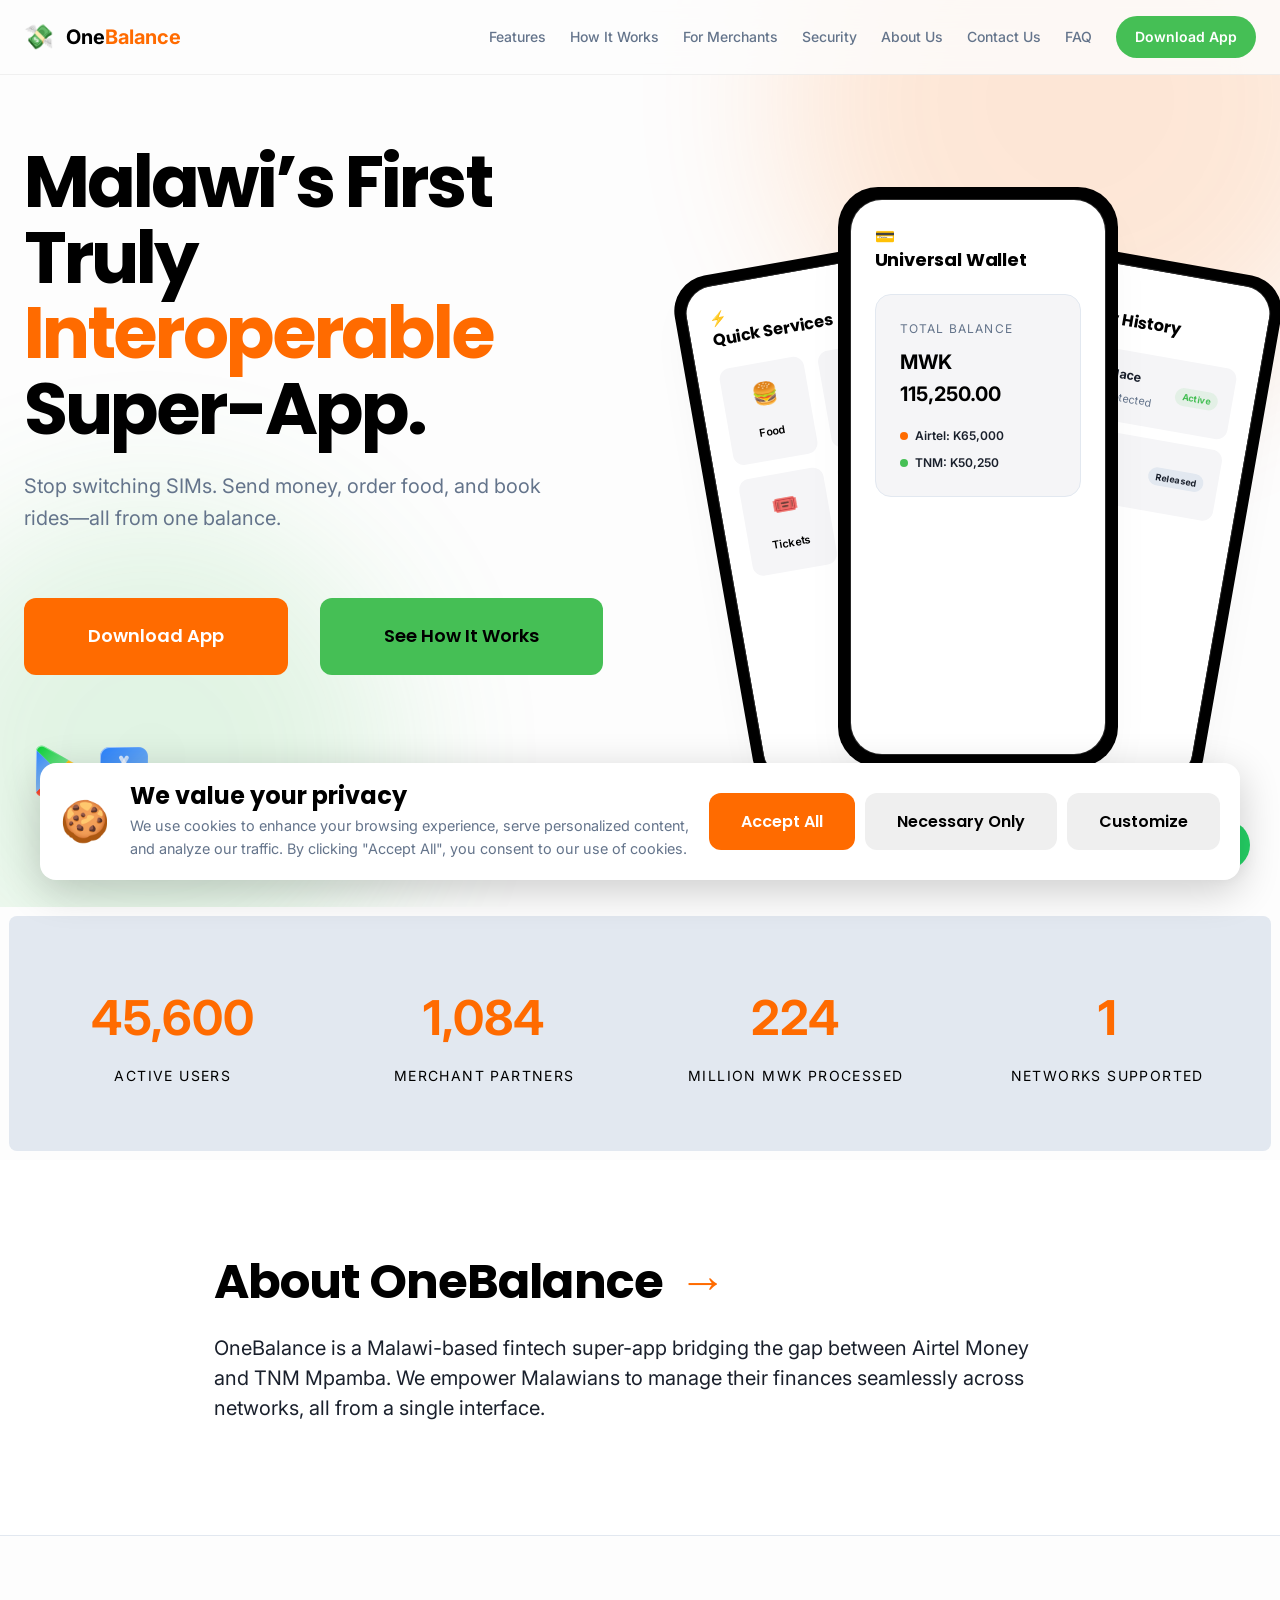
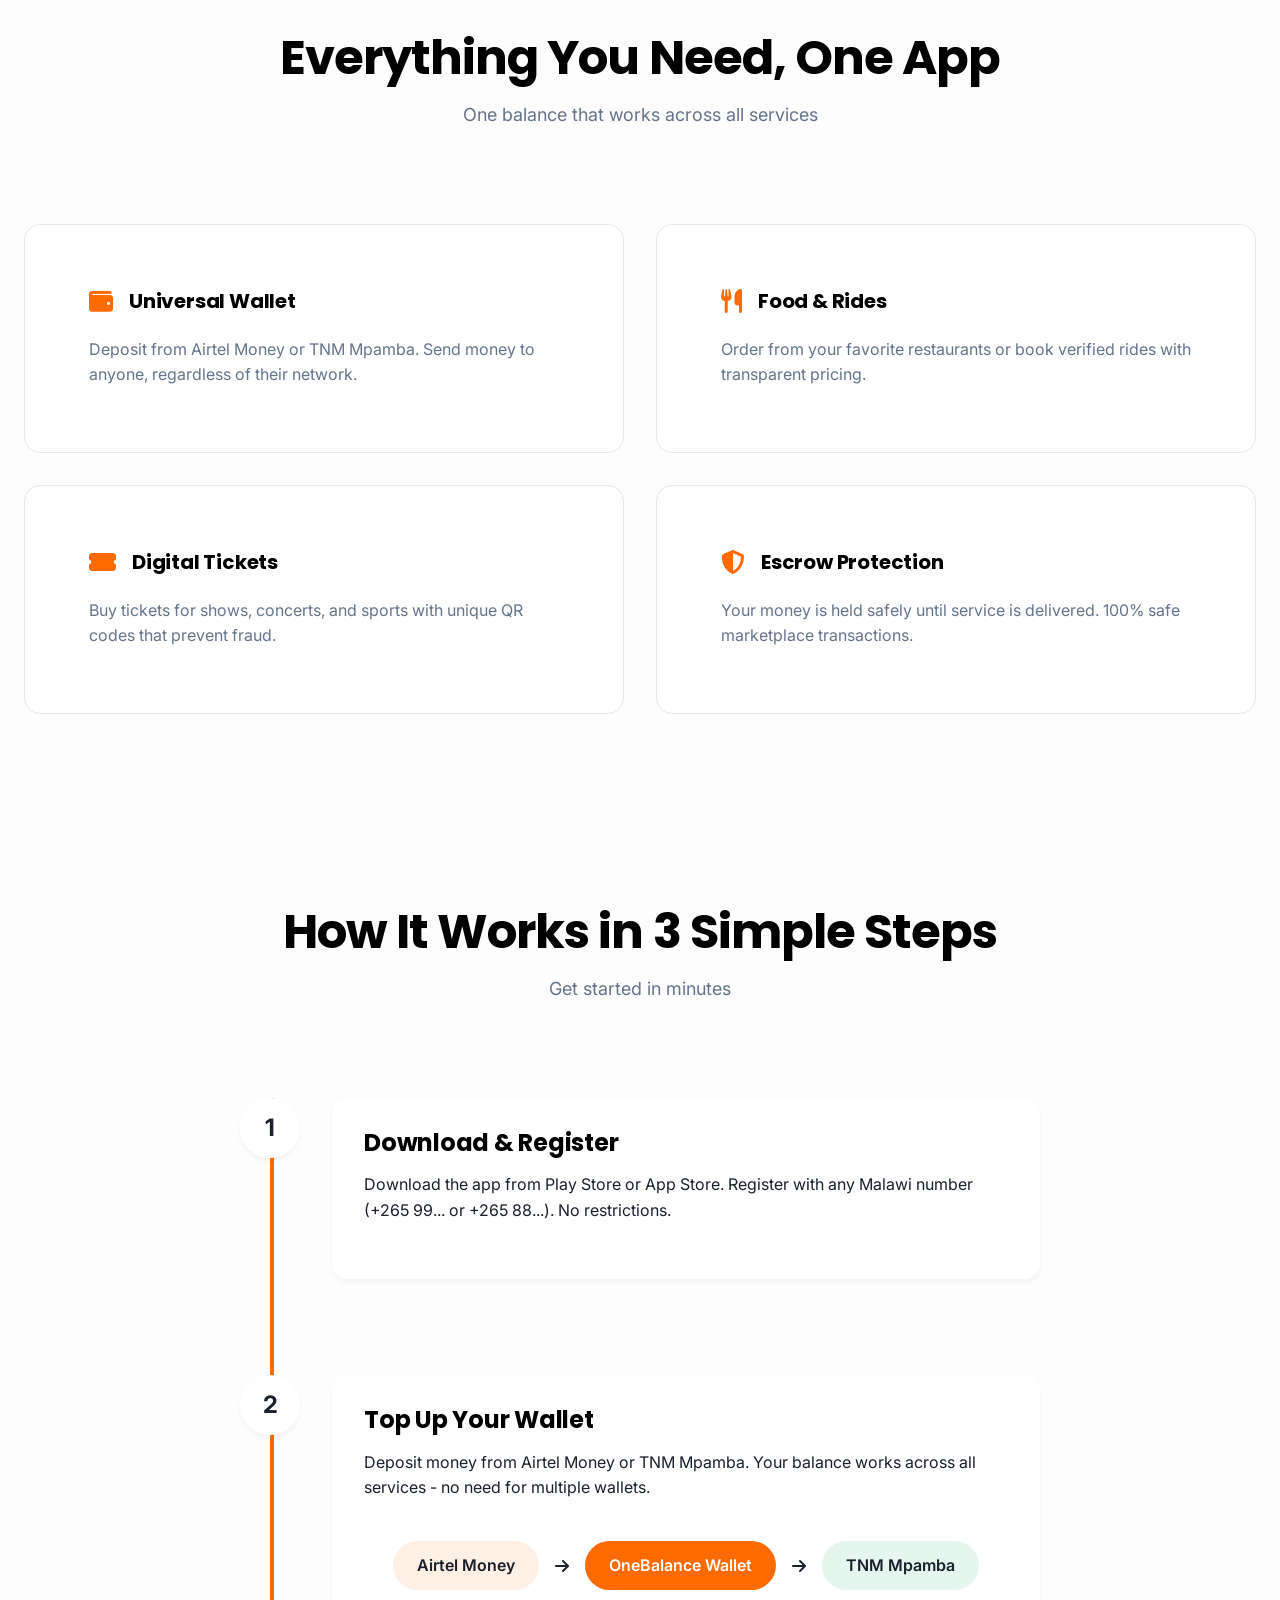
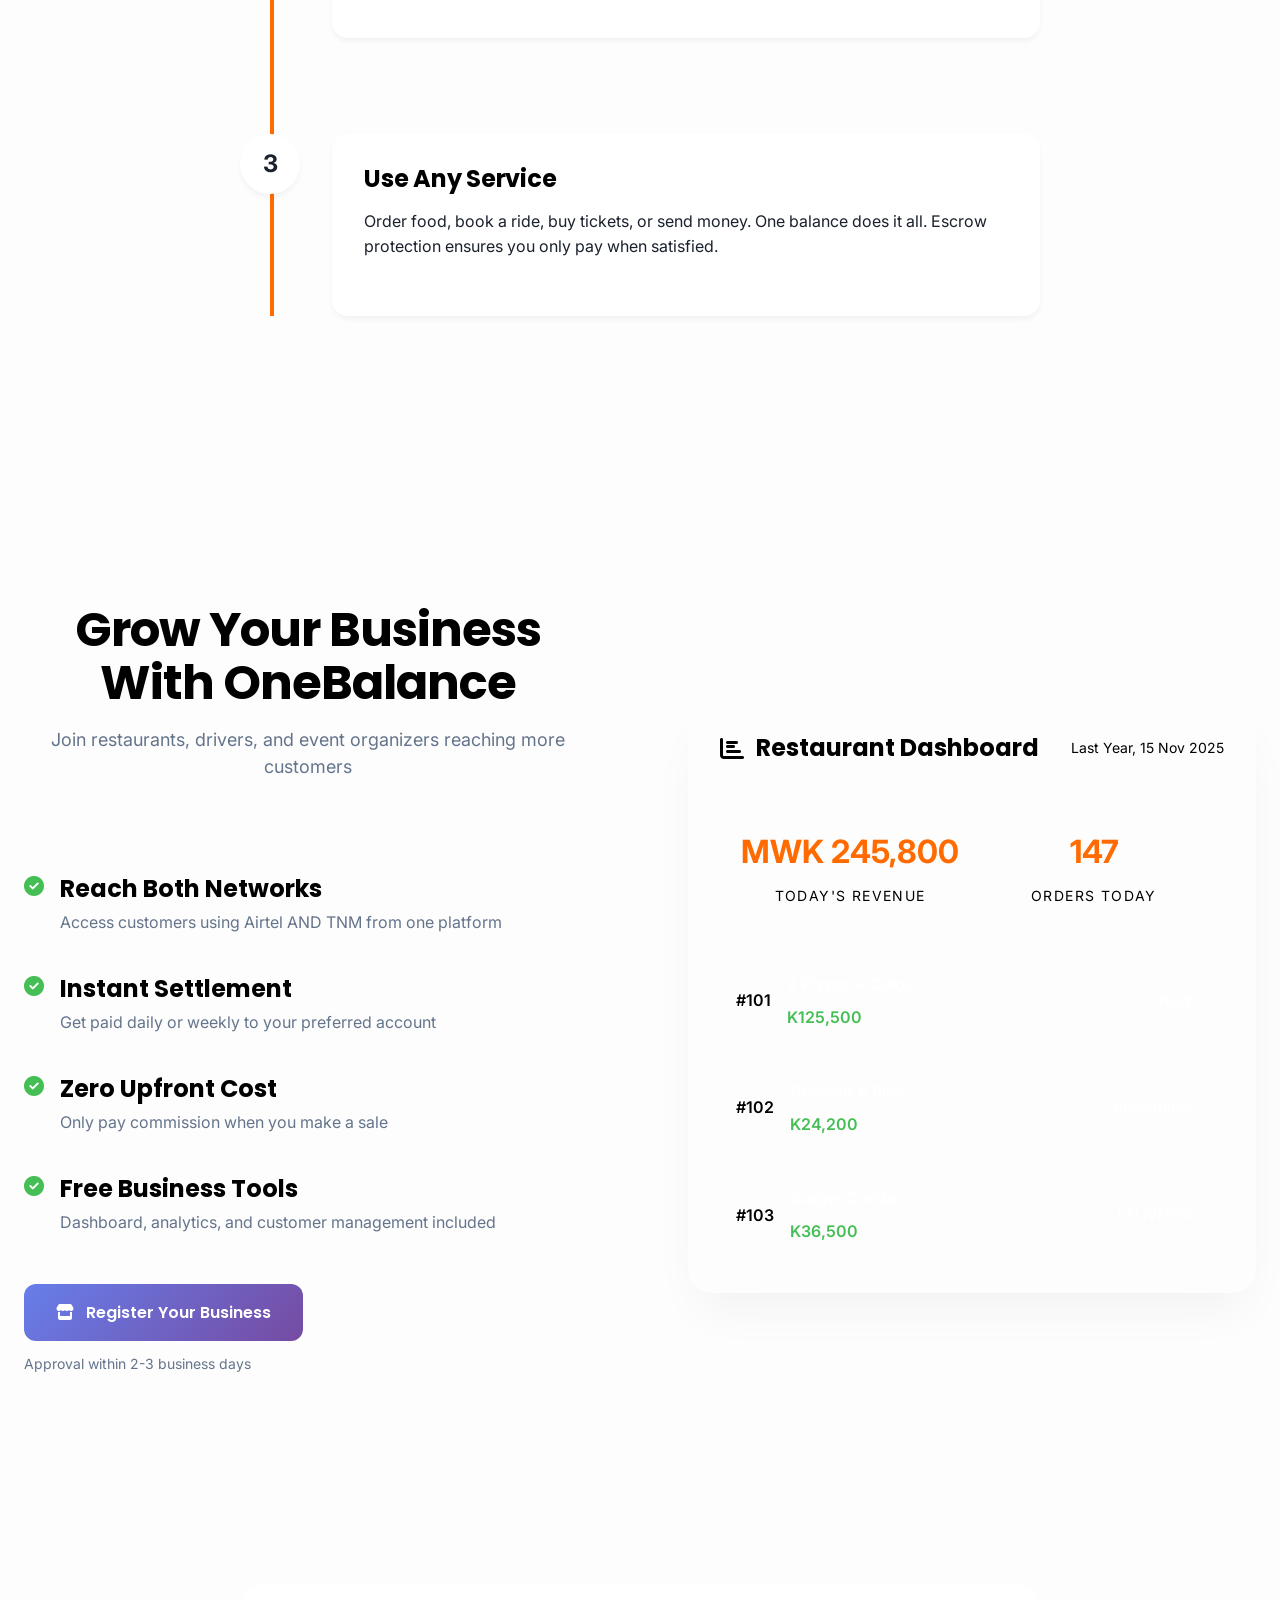
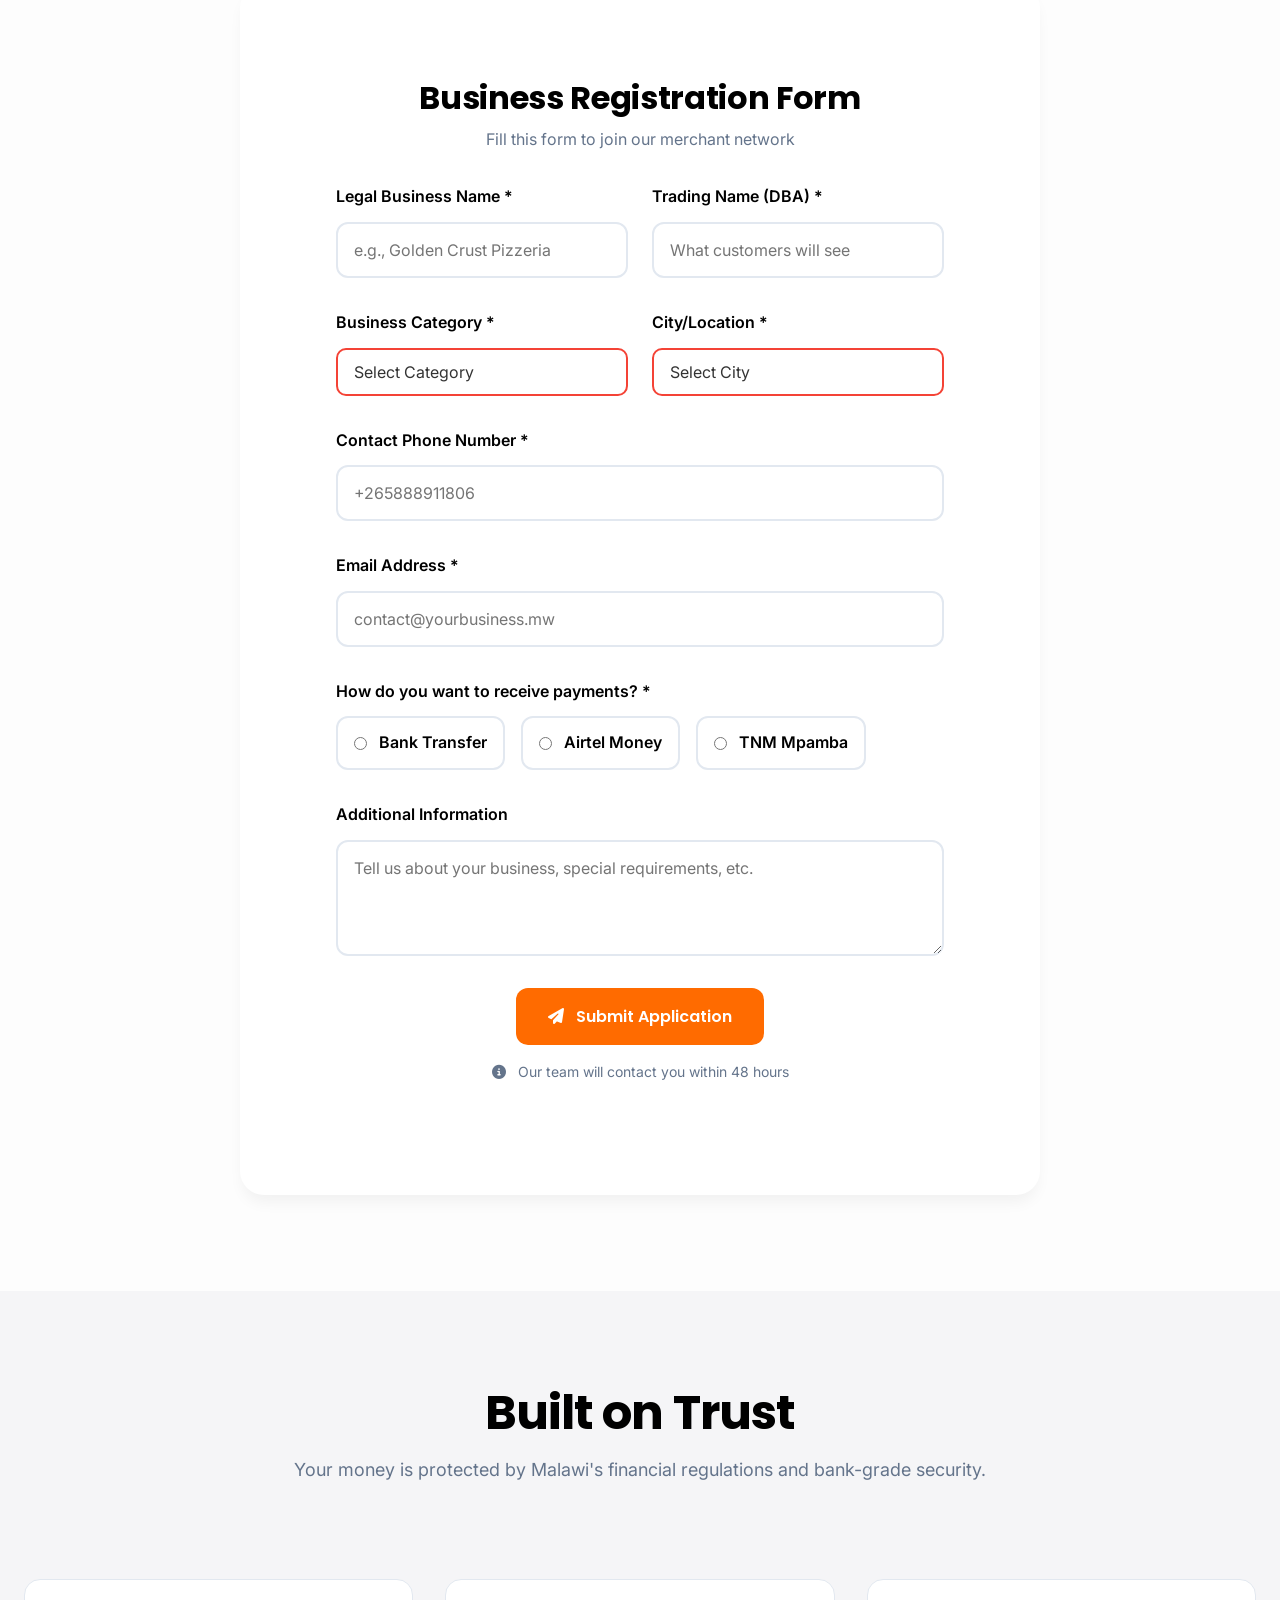
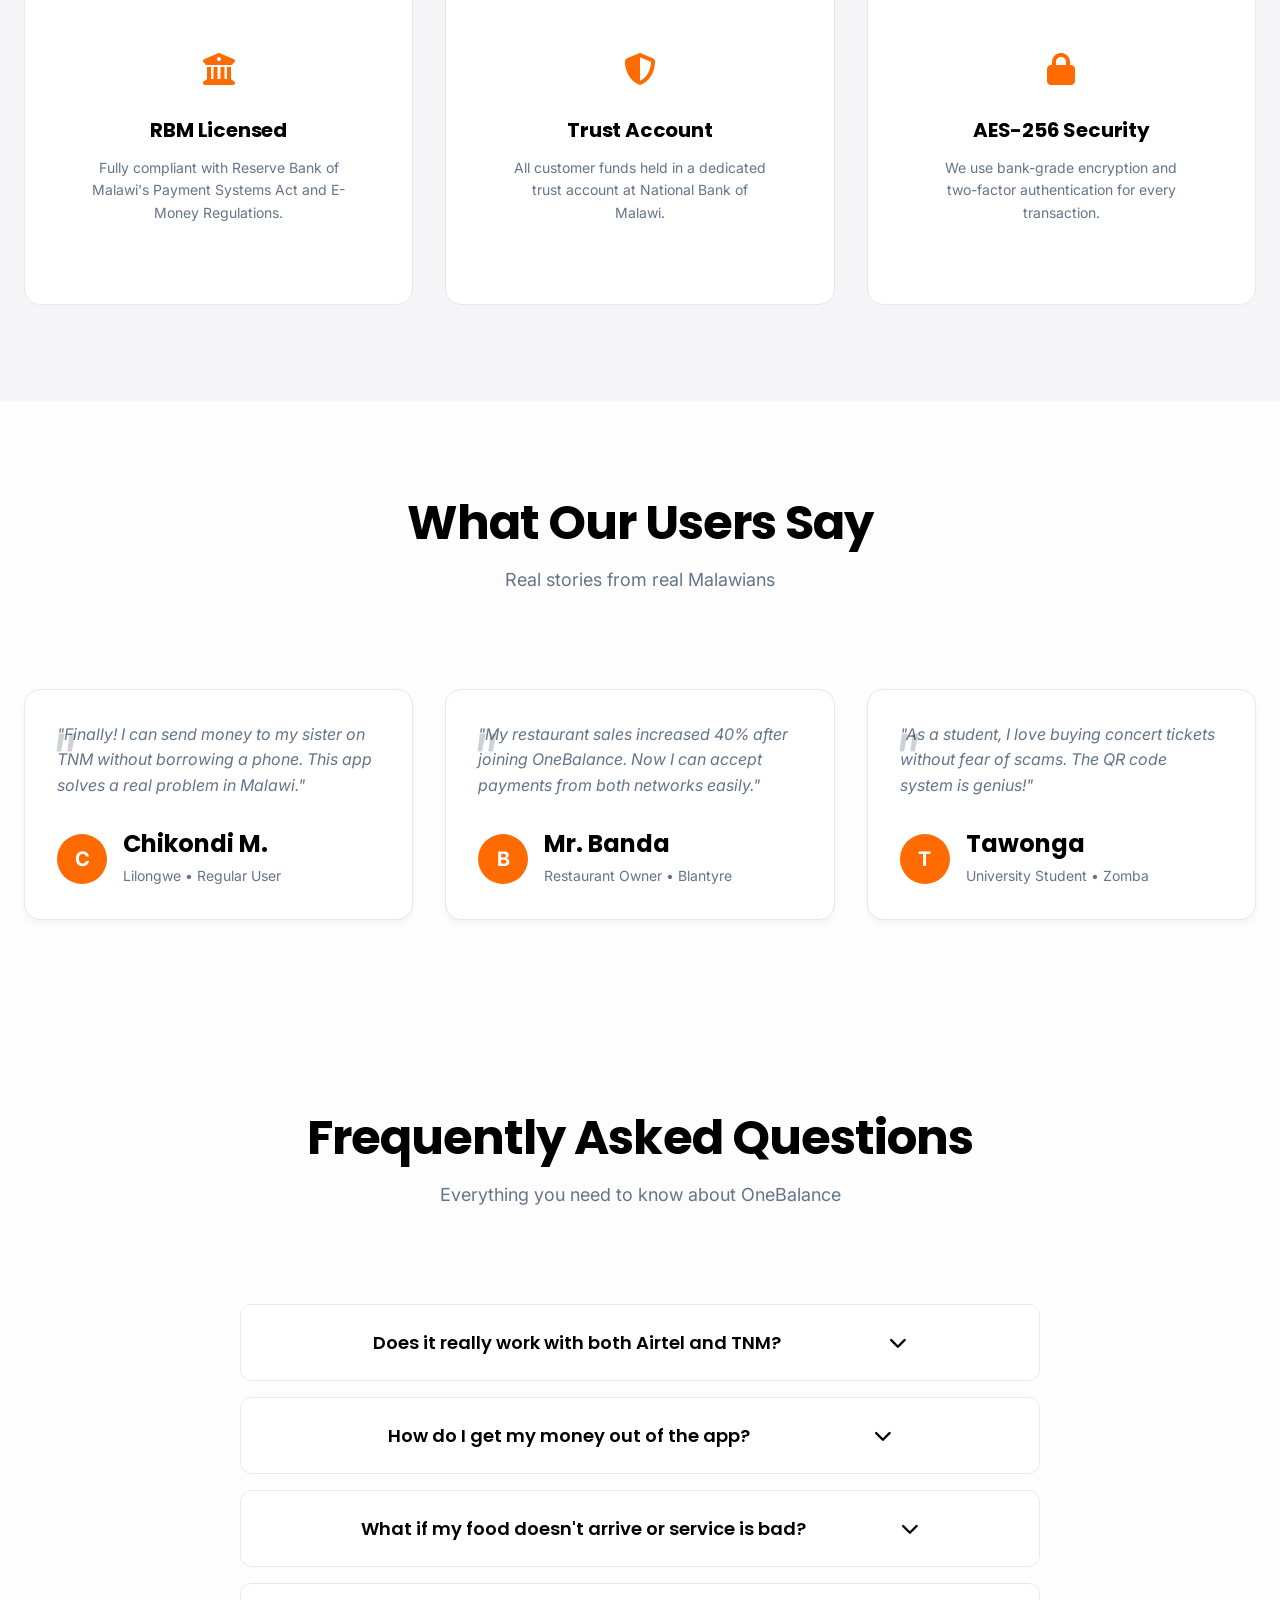
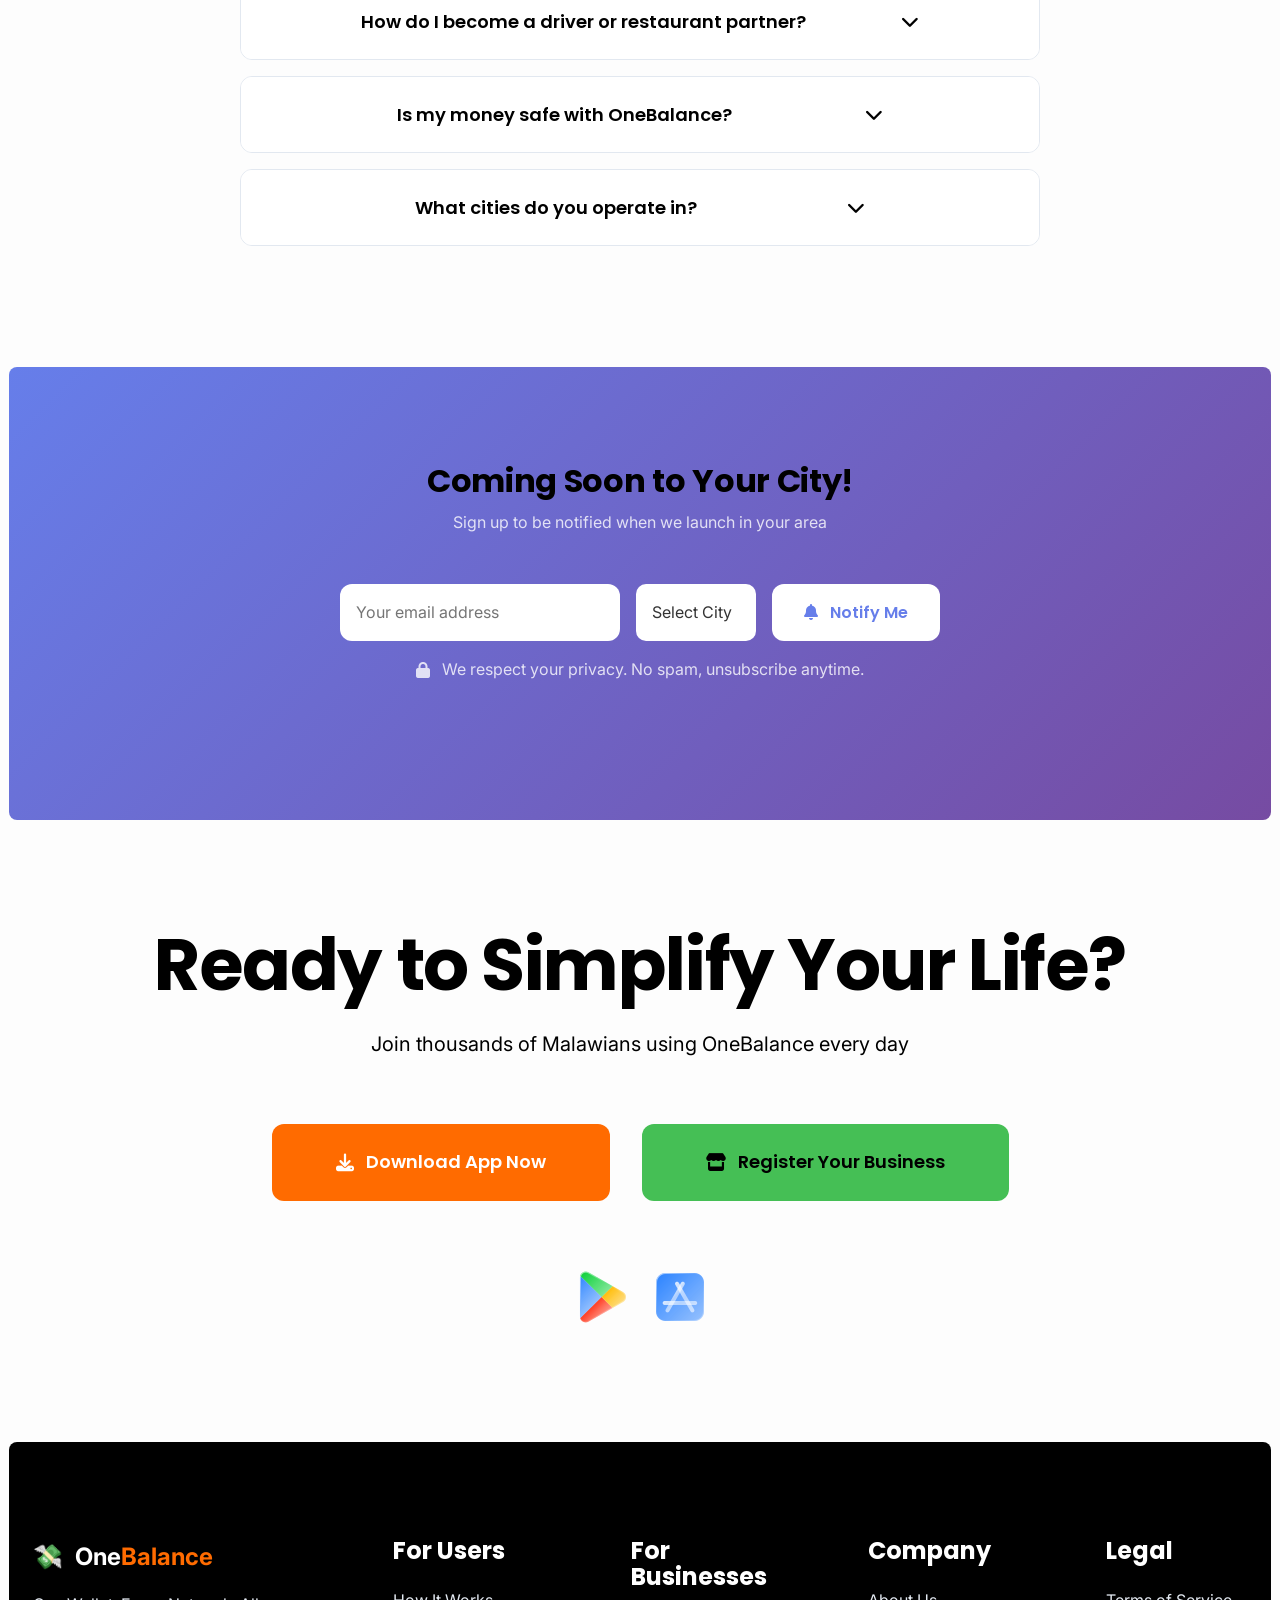
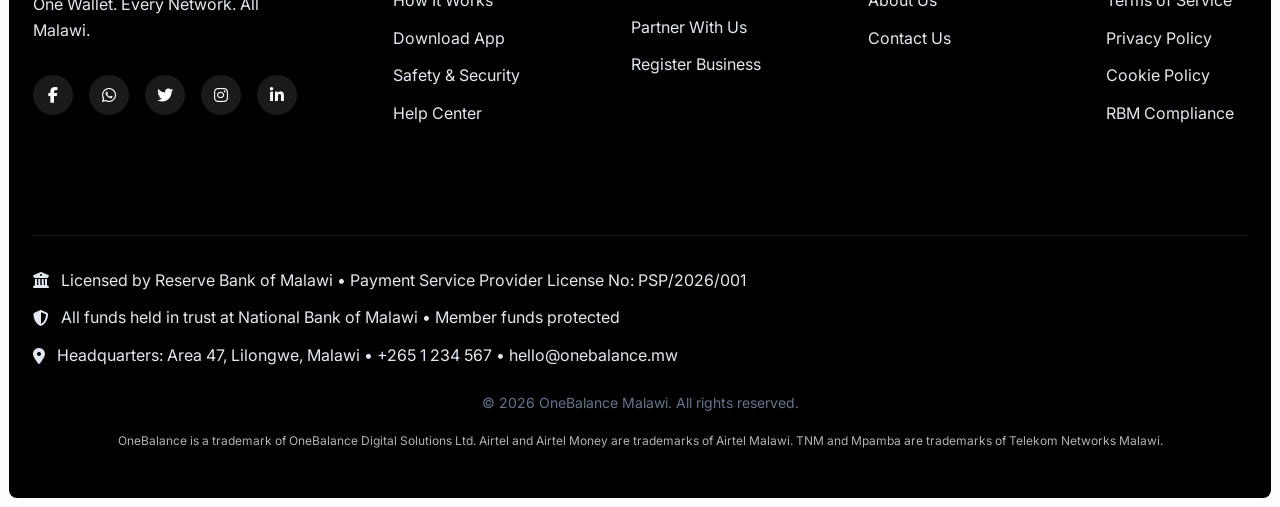
<file: index.html>
<!doctype html>
<html lang="en">
  <head>
    <meta charset="UTF-8" />
    <meta name="viewport" content="width=device-width, initial-scale=1.0" />
    <title>OneBalance - One Wallet. Every Network. All Malawi.</title>
    <meta
      name="description"
      content="Malawi's first super-app that works with Airtel AND TNM. One wallet for food delivery, ride hailing, digital tickets, and sending money to anyone."
    />
    <meta
      name="keywords"
      content="Malawi mobile money, Airtel to TNM, send money Malawi, food delivery Lilongwe, taxi app Blantyre, digital tickets Malawi"
    />
    <meta
      property="og:title"
      content="OneBalance - One Wallet for All Malawi"
    />
    <meta
      property="og:description"
      content="Works with Airtel AND TNM. Food, Rides, Tickets, Send Money - One App"
    />
    <meta
      property="og:image"
      content="https://onebalance.mw/images/og-image.jpg"
    />
    <meta property="og:url" content="https://onebalance.mw" />
    <link rel="icon" type="image/x-icon" href="images/wallets.png" />
    <link rel="stylesheet" href="../css/style.css" />
    <link
      rel="stylesheet"
      href="https://cdnjs.cloudflare.com/ajax/libs/font-awesome/6.4.0/css/all.min.css"
    />
    <link
      href="https://fonts.googleapis.com/css2?family=Poppins:wght@300;400;500;600;700&family=Inter:wght@400;500;600;700&display=swap"
      rel="stylesheet"
    />
    <!-- reCAPTCHA -->
    <script src="https://www.google.com/recaptcha/api.js" async defer></script>
  </head>

  <body>
    <!-- Navigation -->
    <nav class="navbar">
      <div class="container nav-container">
        <a href="#" class="logo">
          <span class="logo-icon">💸</span>
          <span class="logo-text"
            >One<span class="logo-highlight">Balance</span></span
          >
        </a>

        <button class="menu-toggle" id="menuToggle">
          <i class="fas fa-bars"></i>
        </button>

        <div class="nav-menu" id="navMenu">
          <a href="#features" class="nav-link">Features</a>
          <a href="#how-it-works" class="nav-link">How It Works</a>
          <a href="#for-merchants" class="nav-link">For Merchants</a>
          <a href="#security" class="nav-link">Security</a>
          <a href="Aboutus.html" class="nav-link">About Us</a>
          <a href="contactus.html" class="nav-link">Contact Us</a>
          <a href="#faq" class="nav-link">FAQ</a>
          <a href="#download" class="nav-link cta-button">Download App</a>
        </div>
      </div>
    </nav>

    <!-- Hero Section -->
    <section class="hero">
      <div class="hero-blobs">
        <div class="blob blob-1"></div>
        <div class="blob blob-2"></div>
      </div>

      <div class="container hero-container">
        <div class="hero-content">
          <h1 class="hero-title">
            Malawi’s First Truly<br />
            <span class="highlight">Interoperable</span> Super-App.
          </h1>

          <p class="hero-subtitle">
            Stop switching SIMs. Send money, order food, and book rides—all from
            one balance.
          </p>

          <div class="cta-buttons">
            <a href="#download" class="btn btn-primary btn-large">
              Download App
            </a>
            <a href="#how-it-works" class="btn btn-secondary btn-large">
              See How It Works
            </a>
          </div>

          <div class="app-stores">
            <div class="store-badge">
              <img src="images/playestorr.png" alt="Get it on Google Play" />
              <img
                src="images/apple-store.png"
                alt="Download on the App Store"
              />
            </div>
          </div>
        </div>

        <div class="hero-visual">
          <div class="mockup-stack">
            <!-- Mockup 1: Universal Wallet -->
            <div class="phone-mockup mockup-1">
              <div class="phone-frame">
                <div class="phone-screen">
                  <div class="app-interface">
                    <div class="interface-header">
                      <span class="wallet-icon">💳</span>
                      <h3>Universal Wallet</h3>
                    </div>
                    <div class="balance-card">
                      <div class="balance-label">Total Balance</div>
                      <div class="balance-amount">MWK 115,250.00</div>
                      <div class="network-split">
                        <div class="network-item">
                          <span class="dot airtel"></span> Airtel: K65,000
                        </div>
                        <div class="network-item">
                          <span class="dot tnm"></span> TNM: K50,250
                        </div>
                      </div>
                    </div>
                  </div>
                </div>
              </div>
            </div>

            <!-- Mockup 2: Services -->
            <div class="phone-mockup mockup-2">
              <div class="phone-frame">
                <div class="phone-screen">
                  <div class="app-interface">
                    <div class="interface-header">
                      <span class="service-icon">⚡</span>
                      <h3>Quick Services</h3>
                    </div>
                    <div class="services-grid-mini">
                      <div class="service-mini-item">
                        🍔<br /><span>Food</span>
                      </div>
                      <div class="service-mini-item">
                        🚕<br /><span>Rides</span>
                      </div>
                      <div class="service-mini-item">
                        🎟️<br /><span>Tickets</span>
                      </div>
                      <div class="service-mini-item">
                        💸<br /><span>Send</span>
                      </div>
                    </div>
                  </div>
                </div>
              </div>
            </div>

            <!-- Mockup 3: Escrow History -->
            <div class="phone-mockup mockup-3">
              <div class="phone-frame">
                <div class="phone-screen">
                  <div class="app-interface">
                    <div class="interface-header">
                      <span class="escrow-icon">🛡️</span>
                      <h3>Escrow History</h3>
                    </div>
                    <div class="transaction-list-mini">
                      <div class="tx-mini-item">
                        <div class="tx-info">
                          <strong>Pizza Palace</strong>
                          <span>Escrow Protected</span>
                        </div>
                        <div class="tx-status success">Active</div>
                      </div>
                      <div class="tx-mini-item">
                        <div class="tx-info">
                          <strong>Taxi Ride</strong>
                          <span>Completed</span>
                        </div>
                        <div class="tx-status">Released</div>
                      </div>
                    </div>
                  </div>
                </div>
              </div>
            </div>
          </div>
        </div>
      </div>

      <!-- Floating Actions -->
      <div class="floating-actions">
        <a
          href="https://wa.me/+265995753146?text=Hi%20OneBalance%2C%20I%20have%20a%20question"
          class="chat-button"
          target="_blank"
          aria-label="Chat on WhatsApp"
          >💬</a
        >
        <button id="backToTop" class="back-to-top-btn" aria-label="Back to top">
          ↑
        </button>
      </div>
    </section>

    <!-- Stats Section -->
    <section class="stats">
      <div class="container stats-container">
        <div class="stat-item">
          <div class="stat-number" data-count="50000">0</div>
          <div class="stat-label">Active Users</div>
        </div>
        <div class="stat-item">
          <div class="stat-number" data-count="1200">0</div>
          <div class="stat-label">Merchant Partners</div>
        </div>
        <div class="stat-item">
          <div class="stat-number" data-count="250">0</div>
          <div class="stat-label">Million MWK Processed</div>
        </div>
        <div class="stat-item">
          <div class="stat-number" data-count="2">0</div>
          <div class="stat-label">Networks Supported</div>
        </div>
      </div>
    </section>

    <!-- About Section -->
    <section id="about" class="about">
      <div class="container about-container">
        <div class="about-content">
          <h2 class="section-title">
            About OneBalance <span class="arrow-icon">→</span>
          </h2>
          <p class="about-text">
            OneBalance is a Malawi-based fintech super-app bridging the gap
            between Airtel Money and TNM Mpamba. We empower Malawians to manage
            their finances seamlessly across networks, all from a single
            interface.
          </p>
        </div>
      </div>
    </section>

    <!-- Features Section -->
    <section id="features" class="features">
      <div class="container">
        <div class="section-header">
          <h2 class="section-title">Everything You Need, One App</h2>
          <p class="section-subtitle">
            One balance that works across all services
          </p>
        </div>

        <div class="features-grid-minimal">
          <!-- Feature 1 -->
          <div class="feature-card-minimal">
            <div class="feature-card-header">
              <i class="fas fa-wallet"></i>
              <h3>Universal Wallet</h3>
            </div>
            <p>
              Deposit from Airtel Money or TNM Mpamba. Send money to anyone,
              regardless of their network.
            </p>
          </div>

          <!-- Feature 2 -->
          <div class="feature-card-minimal">
            <div class="feature-card-header">
              <i class="fas fa-utensils"></i>
              <h3>Food & Rides</h3>
            </div>
            <p>
              Order from your favorite restaurants or book verified rides with
              transparent pricing.
            </p>
          </div>

          <!-- Feature 3 -->
          <div class="feature-card-minimal">
            <div class="feature-card-header">
              <i class="fas fa-ticket-alt"></i>
              <h3>Digital Tickets</h3>
            </div>
            <p>
              Buy tickets for shows, concerts, and sports with unique QR codes
              that prevent fraud.
            </p>
          </div>

          <!-- Feature 4 -->
          <div class="feature-card-minimal">
            <div class="feature-card-header">
              <i class="fas fa-shield-alt"></i>
              <h3>Escrow Protection</h3>
            </div>
            <p>
              Your money is held safely until service is delivered. 100% safe
              marketplace transactions.
            </p>
          </div>
        </div>
      </div>
    </section>

    <!-- How It Works -->
    <section id="how-it-works" class="how-it-works">
      <div class="container">
        <div class="section-header">
          <h2 class="section-title">How It Works in 3 Simple Steps</h2>
          <p class="section-subtitle">Get started in minutes</p>
        </div>

        <div class="steps-container">
          <div class="step-line"></div>

          <div class="step">
            <div class="step-number">1</div>
            <div class="step-content">
              <h3 class="step-title">Download & Register</h3>
              <p class="step-description">
                Download the app from Play Store or App Store. Register with any
                Malawi number (+265 99... or +265 88...). No restrictions.
              </p>
            </div>
          </div>

          <div class="step">
            <div class="step-number">2</div>
            <div class="step-content">
              <h3 class="step-title">Top Up Your Wallet</h3>
              <p class="step-description">
                Deposit money from Airtel Money or TNM Mpamba. Your balance
                works across all services - no need for multiple wallets.
              </p>
              <div class="network-bridge">
                <span class="bridge-source airtel">Airtel Money</span>
                <i class="fas fa-arrow-right bridge-arrow"></i>
                <span class="bridge-destination">OneBalance Wallet</span>
                <i class="fas fa-arrow-right bridge-arrow"></i>
                <span class="bridge-source tnm">TNM Mpamba</span>
              </div>
            </div>
          </div>

          <div class="step">
            <div class="step-number">3</div>
            <div class="step-content">
              <h3 class="step-title">Use Any Service</h3>
              <p class="step-description">
                Order food, book a ride, buy tickets, or send money. One balance
                does it all. Escrow protection ensures you only pay when
                satisfied.
              </p>
            </div>
          </div>
        </div>
      </div>
    </section>

    <!-- For Merchants Section -->
    <section id="for-merchants" class="merchants">
      <div class="container merchants-container">
        <div class="merchants-content">
          <div class="section-header">
            <h2 class="section-title">Grow Your Business With OneBalance</h2>
            <p class="section-subtitle">
              Join restaurants, drivers, and event organizers reaching more
              customers
            </p>
          </div>

          <div class="benefits-list">
            <div class="benefit-item">
              <i class="fas fa-check-circle benefit-icon"></i>
              <div class="benefit-content">
                <h4>Reach Both Networks</h4>
                <p>Access customers using Airtel AND TNM from one platform</p>
              </div>
            </div>

            <div class="benefit-item">
              <i class="fas fa-check-circle benefit-icon"></i>
              <div class="benefit-content">
                <h4>Instant Settlement</h4>
                <p>Get paid daily or weekly to your preferred account</p>
              </div>
            </div>

            <div class="benefit-item">
              <i class="fas fa-check-circle benefit-icon"></i>
              <div class="benefit-content">
                <h4>Zero Upfront Cost</h4>
                <p>Only pay commission when you make a sale</p>
              </div>
            </div>

            <div class="benefit-item">
              <i class="fas fa-check-circle benefit-icon"></i>
              <div class="benefit-content">
                <h4>Free Business Tools</h4>
                <p>Dashboard, analytics, and customer management included</p>
              </div>
            </div>
          </div>

          <div class="merchant-cta">
            <a href="#merchant-form" class="btn btn-merchant">
              <i class="fas fa-store"></i>
              Register Your Business
            </a>
            <p class="cta-note">Approval within 2-3 business days</p>
          </div>
        </div>

        <div class="merchants-dashboard">
          <div class="dashboard-mockup">
            <div class="dashboard-header">
              <h4><i class="fas fa-chart-bar"></i> Restaurant Dashboard</h4>
              <div class="dashboard-date">Last Year, 15 Nov 2025</div>
            </div>

            <div class="dashboard-stats">
              <div class="dashboard-stat">
                <div class="stat-value">MWK 245,800</div>
                <div class="stat-label">Today's Revenue</div>
              </div>
              <div class="dashboard-stat">
                <div class="stat-value">147</div>
                <div class="stat-label">Orders Today</div>
              </div>
            </div>

            <div class="dashboard-orders">
              <div class="order-item new">
                <div class="order-id">#101</div>
                <div class="order-details">
                  <div class="order-name">2 Pizzas + Coke</div>
                  <div class="order-amount">K125,500</div>
                </div>
                <div class="order-status">NEW</div>
              </div>

              <div class="order-item preparing">
                <div class="order-id">#102</div>
                <div class="order-details">
                  <div class="order-name">Chicken & Rice</div>
                  <div class="order-amount">K24,200</div>
                </div>
                <div class="order-status">PREPARING</div>
              </div>

              <div class="order-item delivered">
                <div class="order-id">#103</div>
                <div class="order-details">
                  <div class="order-name">Burger Combo</div>
                  <div class="order-amount">K36,500</div>
                </div>
                <div class="order-status">DELIVERED</div>
              </div>
            </div>
          </div>
        </div>
      </div>
    </section>

    <!-- Merchant Registration Form -->
    <section id="merchant-form" class="merchant-form-section">
      <div class="container">
        <div class="form-container">
          <h3 class="form-title">Business Registration Form</h3>
          <p class="form-subtitle">
            Fill this form to join our merchant network
          </p>

          <form id="merchantRegistrationForm" class="merchant-form">
            <div class="form-row">
              <div class="form-group">
                <label for="businessName">Legal Business Name *</label>
                <input
                  type="text"
                  id="businessName"
                  name="businessName"
                  required
                  placeholder="e.g., Golden Crust Pizzeria"
                />
              </div>

              <div class="form-group">
                <label for="tradingName">Trading Name (DBA) *</label>
                <input
                  type="text"
                  id="tradingName"
                  name="tradingName"
                  required
                  placeholder="What customers will see"
                />
              </div>
            </div>

            <div class="form-row">
              <div class="form-group">
                <label for="businessCategory">Business Category *</label>
                <select id="businessCategory" name="businessCategory" required>
                  <option value="">Select Category</option>
                  <option value="restaurant">Restaurant/Food Service</option>
                  <option value="transport">Taxi/Transport Service</option>
                  <option value="events">Event Organizer</option>
                  <option value="retail">Retail Store</option>
                  <option value="other">Other</option>
                </select>
              </div>

              <div class="form-group">
                <label for="city">City/Location *</label>
                <select id="city" name="city" required>
                  <option value="">Select City</option>
                  <option value="lilongwe">Lilongwe</option>
                  <option value="blantyre">Blantyre</option>
                  <option value="mzuzu">Mzuzu</option>
                  <option value="zomba">Zomba</option>
                  <option value="other">Other</option>
                </select>
              </div>
            </div>

            <div class="form-group">
              <label for="phoneNumber">Contact Phone Number *</label>
              <input
                type="tel"
                id="phoneNumber"
                name="phoneNumber"
                required
                placeholder="+265888911806"
              />
            </div>

            <div class="form-group">
              <label for="email">Email Address *</label>
              <input
                type="email"
                id="email"
                name="email"
                required
                placeholder="contact@yourbusiness.mw"
              />
            </div>

            <div class="form-group">
              <label>How do you want to receive payments? *</label>
              <div class="payment-options">
                <label class="option-label">
                  <input
                    type="radio"
                    name="paymentMethod"
                    value="bank"
                    required
                  />
                  <span>Bank Transfer</span>
                </label>
                <label class="option-label">
                  <input type="radio" name="paymentMethod" value="airtel" />
                  <span>Airtel Money</span>
                </label>
                <label class="option-label">
                  <input type="radio" name="paymentMethod" value="tnm" />
                  <span>TNM Mpamba</span>
                </label>
              </div>
            </div>

            <div class="form-group">
              <label for="message">Additional Information</label>
              <textarea
                id="message"
                name="message"
                rows="4"
                placeholder="Tell us about your business, special requirements, etc."
              ></textarea>
            </div>

            <div class="form-submit">
              <button type="submit" class="btn btn-primary">
                <i class="fas fa-paper-plane"></i>
                Submit Application
              </button>
              <p class="form-note">
                <i class="fas fa-info-circle"></i>
                Our team will contact you within 48 hours
              </p>
            </div>
          </form>
        </div>
      </div>
    </section>

    <!-- Security Section -->
    <section id="security" class="security">
      <div class="container">
        <div class="section-header">
          <h2 class="section-title">Built on Trust</h2>
          <p class="section-subtitle">
            Your money is protected by Malawi's financial regulations and
            bank-grade security.
          </p>
        </div>

        <div class="trust-grid">
          <div class="trust-card">
            <div class="trust-icon">
              <i class="fas fa-university"></i>
            </div>
            <h3>RBM Licensed</h3>
            <p>
              Fully compliant with Reserve Bank of Malawi's Payment Systems Act
              and E-Money Regulations.
            </p>
          </div>

          <div class="trust-card">
            <div class="trust-icon">
              <i class="fas fa-shield-alt"></i>
            </div>
            <h3>Trust Account</h3>
            <p>
              All customer funds held in a dedicated trust account at National
              Bank of Malawi.
            </p>
          </div>

          <div class="trust-card">
            <div class="trust-icon">
              <i class="fas fa-lock"></i>
            </div>
            <h3>AES-256 Security</h3>
            <p>
              We use bank-grade encryption and two-factor authentication for
              every transaction.
            </p>
          </div>
        </div>
      </div>
    </section>

    <!-- Testimonials -->
    <section class="testimonials">
      <div class="container">
        <div class="section-header">
          <h2 class="section-title">What Our Users Say</h2>
          <p class="section-subtitle">Real stories from real Malawians</p>
        </div>

        <div class="testimonials-grid">
          <div class="testimonial-card">
            <div class="testimonial-content">
              <p>
                "Finally! I can send money to my sister on TNM without borrowing
                a phone. This app solves a real problem in Malawi."
              </p>
            </div>
            <div class="testimonial-author">
              <div class="author-avatar">C</div>
              <div class="author-info">
                <h4>Chikondi M.</h4>
                <p>Lilongwe • Regular User</p>
              </div>
            </div>
          </div>

          <div class="testimonial-card">
            <div class="testimonial-content">
              <p>
                "My restaurant sales increased 40% after joining OneBalance. Now
                I can accept payments from both networks easily."
              </p>
            </div>
            <div class="testimonial-author">
              <div class="author-avatar">B</div>
              <div class="author-info">
                <h4>Mr. Banda</h4>
                <p>Restaurant Owner • Blantyre</p>
              </div>
            </div>
          </div>

          <div class="testimonial-card">
            <div class="testimonial-content">
              <p>
                "As a student, I love buying concert tickets without fear of
                scams. The QR code system is genius!"
              </p>
            </div>
            <div class="testimonial-author">
              <div class="author-avatar">T</div>
              <div class="author-info">
                <h4>Tawonga</h4>
                <p>University Student • Zomba</p>
              </div>
            </div>
          </div>
        </div>
      </div>
    </section>

    <!-- FAQ Section -->
    <section id="faq" class="faq">
      <div class="container">
        <div class="section-header">
          <h2 class="section-title">Frequently Asked Questions</h2>
          <p class="section-subtitle">
            Everything you need to know about OneBalance
          </p>
        </div>

        <div class="faq-container">
          <!-- FAQ Item 1 -->
          <div class="faq-item">
            <button class="faq-question">
              <span>Does it really work with both Airtel and TNM?</span>
              <i class="fas fa-chevron-down"></i>
            </button>
            <div class="faq-answer">
              <p>
                Yes! We're the first app in Malawi with true interoperability.
                You can:
              </p>
              <ul>
                <li>Deposit from either Airtel Money or TNM Mpamba</li>
                <li>Send money to any Malawi number, regardless of network</li>
                <li>Use one balance across all services</li>
                <li>Withdraw to your preferred network</li>
                <br />
              </ul>
            </div>
          </div>

          <!-- FAQ Item 2 -->
          <div class="faq-item">
            <button class="faq-question">
              <span>How do I get my money out of the app?</span>
              <i class="fas fa-chevron-down"></i>
            </button>
            <div class="faq-answer">
              <p>Withdrawing is simple:</p>
              <ol>
                <li>Go to "Wallet" section in the app</li>
                <li>Select "Withdraw"</li>
                <li>Choose destination (Airtel Money or TNM Mpamba)</li>
                <li>Enter amount and PIN</li>
                <li>Money arrives within minutes</li>
                <br />
              </ol>
              <p>
                <strong>Note:</strong> A small 1% fee applies (capped by RBM
                regulations)
              </p>
              <br />
            </div>
          </div>

          <!-- FAQ Item 3 -->
          <div class="faq-item">
            <button class="faq-question">
              <span>What if my food doesn't arrive or service is bad?</span>
              <i class="fas fa-chevron-down"></i>
            </button>
            <div class="faq-answer">
              <p>We use escrow protection for all marketplace transactions:</p>
              <ul>
                <li>Your payment is held securely when you order</li>
                <li>
                  The merchant only receives payment when you click "Received"
                </li>
                <li>
                  If food doesn't arrive within estimated time, you can cancel
                  for full refund
                </li>
                <li>
                  For quality issues, contact support within 1 hour for
                  resolution
                </li>
                <br />
              </ul>
            </div>
          </div>

          <!-- FAQ Item 4 -->
          <div class="faq-item">
            <button class="faq-question">
              <span>How do I become a driver or restaurant partner?</span>
              <i class="fas fa-chevron-down"></i>
            </button>
            <div class="faq-answer">
              <p>Business registration is simple:</p>
              <ol>
                <li>Fill the merchant form on our website</li>
                <li>Our team will contact you within 48 hours</li>
                <li>
                  Submit required documents (business registration, ID, etc.)
                </li>
                <li>Complete brief training on merchant app</li>
                <li>Get activated and start receiving orders!</li>
                <br />
              </ol>
              <p>
                <strong>Documents needed:</strong> Business certificate, TPIN,
                National ID, proof of address
              </p>
              <br />
            </div>
          </div>

          <!-- FAQ Item 5 -->
          <div class="faq-item">
            <button class="faq-question">
              <span>Is my money safe with OneBalance?</span>
              <i class="fas fa-chevron-down"></i>
            </button>
            <div class="faq-answer">
              <p>Absolutely. We follow strict RBM regulations:</p>
              <ul>
                <li>
                  <strong>Trust Account:</strong> All customer funds are held in
                  a separate trust account at National Bank
                </li>
                <li>
                  <strong>RBM Licensed:</strong> We're fully licensed as a
                  Payment Service Provider
                </li>
                <li>
                  <strong>Encryption:</strong> Bank-grade AES-256 encryption for
                  all data
                </li>
                <li>
                  <strong>2FA:</strong> Two-factor authentication for
                  transactions
                </li>
                <li>
                  <strong>Regular Audits:</strong> External security audits
                  every 6 months
                </li>
                <br />
              </ul>
            </div>
          </div>

          <!-- FAQ Item 6 -->
          <div class="faq-item">
            <button class="faq-question">
              <span>What cities do you operate in?</span>
              <i class="fas fa-chevron-down"></i>
            </button>
            <div class="faq-answer">
              <p>We're currently available in:</p>
              <div class="cities-grid">
                <span class="city-tag active">Lilongwe</span>
                <span class="city-tag active">Blantyre</span>
                <span class="city-tag active">Zomba</span>
                <span class="city-tag">Mzuzu (Coming Soon)</span>
                <span class="city-tag">Salima (Coming Soon)</span>
                <span class="city-tag">Mangochi (Coming Soon)</span>
              </div>
              <p>
                We're expanding rapidly! Sign up for our newsletter to know when
                we launch in your city.
              </p>
              <br />
            </div>
          </div>
        </div>
      </div>
    </section>

    <!-- Newsletter -->
    <section class="newsletter">
      <div class="container newsletter-container">
        <div class="newsletter-content">
          <h3>Coming Soon to Your City!</h3>
          <p class="privacy-note">Sign up to be notified when we launch in your area</p>
        </div>

        <form id="newsletterForm" class="newsletter-form">
          <div class="input-group">
            <input type="email" placeholder="Your email address" required />
            <select required>
              <option value="">Select City</option>
              <option value="lilongwe">Lilongwe</option>
              <option value="blantyre">Blantyre</option>
              <option value="mzuzu">Mzuzu</option>
              <option value="zomba">Zomba</option>
              <option value="other">Other</option>
            </select>
            <button type="submit" class="btn btn-newsletter">
              <i class="fas fa-bell"></i>
              Notify Me
            </button>
          </div>
          <p class="privacy-note">
            <i class="fas fa-lock"></i>
            We respect your privacy. No spam, unsubscribe anytime.
          </p>
          <br />
        </form>
      </div>
    </section>

    <!-- Final CTA -->
    <section id="download" class="final-cta">
      <div class="container">
        <div class="cta-content">
          <h2>Ready to Simplify Your Life?</h2>
          <p>Join thousands of Malawians using OneBalance every day</p>

          <div class="cta-buttons">
            <a href="#" class="btn btn-primary btn-large">
              <i class="fas fa-download"></i>
              Download App Now
            </a>
            <a href="#merchant-form" class="btn btn-secondary btn-large">
              <i class="fas fa-store"></i>
              Register Your Business
            </a>
          </div>

          <div class="app-stores-final">
            <div class="store-badge">
              <img src="images/playestorr.png" alt="Get it on Google Play" />
            </div>
            <div class="store-badge">
              <img
                src="images/apple-store.png"
                alt="Download on the App Store"
              />
            </div>
          </div>
        </div>
      </div>
    </section>

    <!-- Cookie Consent Banner -->
    <div id="cookie-consent" class="cookie-consent" style="display: none">
      <div class="cookie-content">
        <div class="cookie-icon">🍪</div>
        <div class="cookie-text">
          <h4>We value your privacy</h4>
          <p>
            We use cookies to enhance your browsing experience, serve
            personalized content, and analyze our traffic. By clicking "Accept
            All", you consent to our use of cookies.
          </p>
        </div>
        <div class="cookie-buttons">
          <button class="btn btn-primary" onclick="acceptCookies('all')">
            Accept All
          </button>
          <button class="btn btn-outline" onclick="acceptCookies('necessary')">
            Necessary Only
          </button>
          <button class="btn btn-link" onclick="openCookieSettings()">
            Customize
          </button>
        </div>
      </div>
    </div>

    <!-- Cookie Settings Modal -->
    <div id="cookie-settings" class="modal" style="display: none">
      <div class="modal-content">
        <div class="modal-header">
          <h3>Cookie Preferences</h3>
          <button class="close" onclick="closeCookieSettings()">&times;</button>
        </div>
        <div class="modal-body">
          <div class="cookie-option">
            <div class="option-header">
              <h4>Essential Cookies</h4>
              <label class="switch">
                <input type="checkbox" checked disabled />
                <span class="slider"></span>
              </label>
            </div>
            <p>Required for basic site functionality. Cannot be disabled.</p>
          </div>

          <div class="cookie-option">
            <div class="option-header">
              <h4>Analytics Cookies</h4>
              <label class="switch">
                <input type="checkbox" id="analytics-cookies" />
                <span class="slider"></span>
              </label>
            </div>
            <p>
              Help us improve our website by collecting anonymous usage data.
            </p>
          </div>

          <div class="cookie-option">
            <div class="option-header">
              <h4>Marketing Cookies</h4>
              <label class="switch">
                <input type="checkbox" id="marketing-cookies" />
                <span class="slider"></span>
              </label>
            </div>
            <p>Used to deliver personalized advertisements.</p>
          </div>
        </div>
        <div class="modal-footer">
          <button class="btn btn-primary" onclick="saveCookiePreferences()">
            Save Preferences
          </button>
        </div>
      </div>
    </div>

    <!-- Footer -->
    <footer class="footer">
      <div class="container">
        <div class="footer-grid">
          <!-- Column 1 -->
          <div class="footer-col">
            <a href="#" class="footer-logo">
              <span class="logo-icon">💸</span>
              <span class="logo-text"
                >One<span class="logo-highlight">Balance</span></span
              >
            </a>
            <p class="footer-tagline">One Wallet. Every Network. All Malawi.</p>

            <div class="footer-social">
              <a href="#" class="social-link">
                <i class="fab fa-facebook-f"></i>
              </a>
              <a href="#" class="social-link">
                <i class="fab fa-whatsapp"></i>
              </a>
              <a href="#" class="social-link">
                <i class="fab fa-twitter"></i>
              </a>
              <a href="#" class="social-link">
                <i class="fab fa-instagram"></i>
              </a>
              <a href="#" class="social-link">
                <i class="fab fa-linkedin-in"></i>
              </a>
            </div>
          </div>

          <!-- Column 2 -->
          <div class="footer-col">
            <h4>For Users</h4>
            <ul class="footer-links">
              <li><a href="#how-it-works">How It Works</a></li>
              <li><a href="#download">Download App</a></li>
              <li><a href="#security">Safety & Security</a></li>
              <li><a href="#faq">Help Center</a></li>
            </ul>
          </div>

          <!-- Column 3 -->
          <div class="footer-col">
            <h4>For Businesses</h4>
            <ul class="footer-links">
              <li><a href="#for-merchants">Partner With Us</a></li>
              <li><a href="#merchant-form">Register Business</a></li>
            </ul>
          </div>

          <!-- Column 4 -->
          <div class="footer-col">
            <h4>Company</h4>
            <ul class="footer-links">
              <li><a href="Aboutus.html">About Us</a></li>
              <li><a href="contactus.html">Contact Us</a></li>
            </ul>
          </div>

          <!-- Column 5 -->
          <div class="footer-col">
            <h4>Legal</h4>
            <ul class="footer-links">
              <li><a href="#">Terms of Service</a></li>
              <li><a href="#">Privacy Policy</a></li>
              <li><a href="#">Cookie Policy</a></li>
              <li><a href="#">RBM Compliance</a></li>
            </ul>
          </div>
        </div>

        <div class="footer-bottom">
          <div class="footer-legal">
            <p>
              <i class="fas fa-university"></i>
              Licensed by Reserve Bank of Malawi • Payment Service Provider
              License No: PSP/2026/001
            </p>
            <p>
              <i class="fas fa-shield-alt"></i>
              All funds held in trust at National Bank of Malawi • Member funds
              protected
            </p>
            <p>
              <i class="fas fa-map-marker-alt"></i>
              Headquarters: Area 47, Lilongwe, Malawi • +265 1 234 567 •
              hello@onebalance.mw
            </p>
          </div>

          <div class="copyright">
            <p>&copy; 2026 OneBalance Malawi. All rights reserved.</p>
            <p class="footer-note">
              OneBalance is a trademark of OneBalance Digital Solutions Ltd.
              Airtel and Airtel Money are trademarks of Airtel Malawi. TNM and
              Mpamba are trademarks of Telekom Networks Malawi.
            </p>
          </div>
        </div>
      </div>
    </footer>

    <!-- JavaScript -->
    <script src="../js/script.js"></script>
  </body>
</html>
</file>
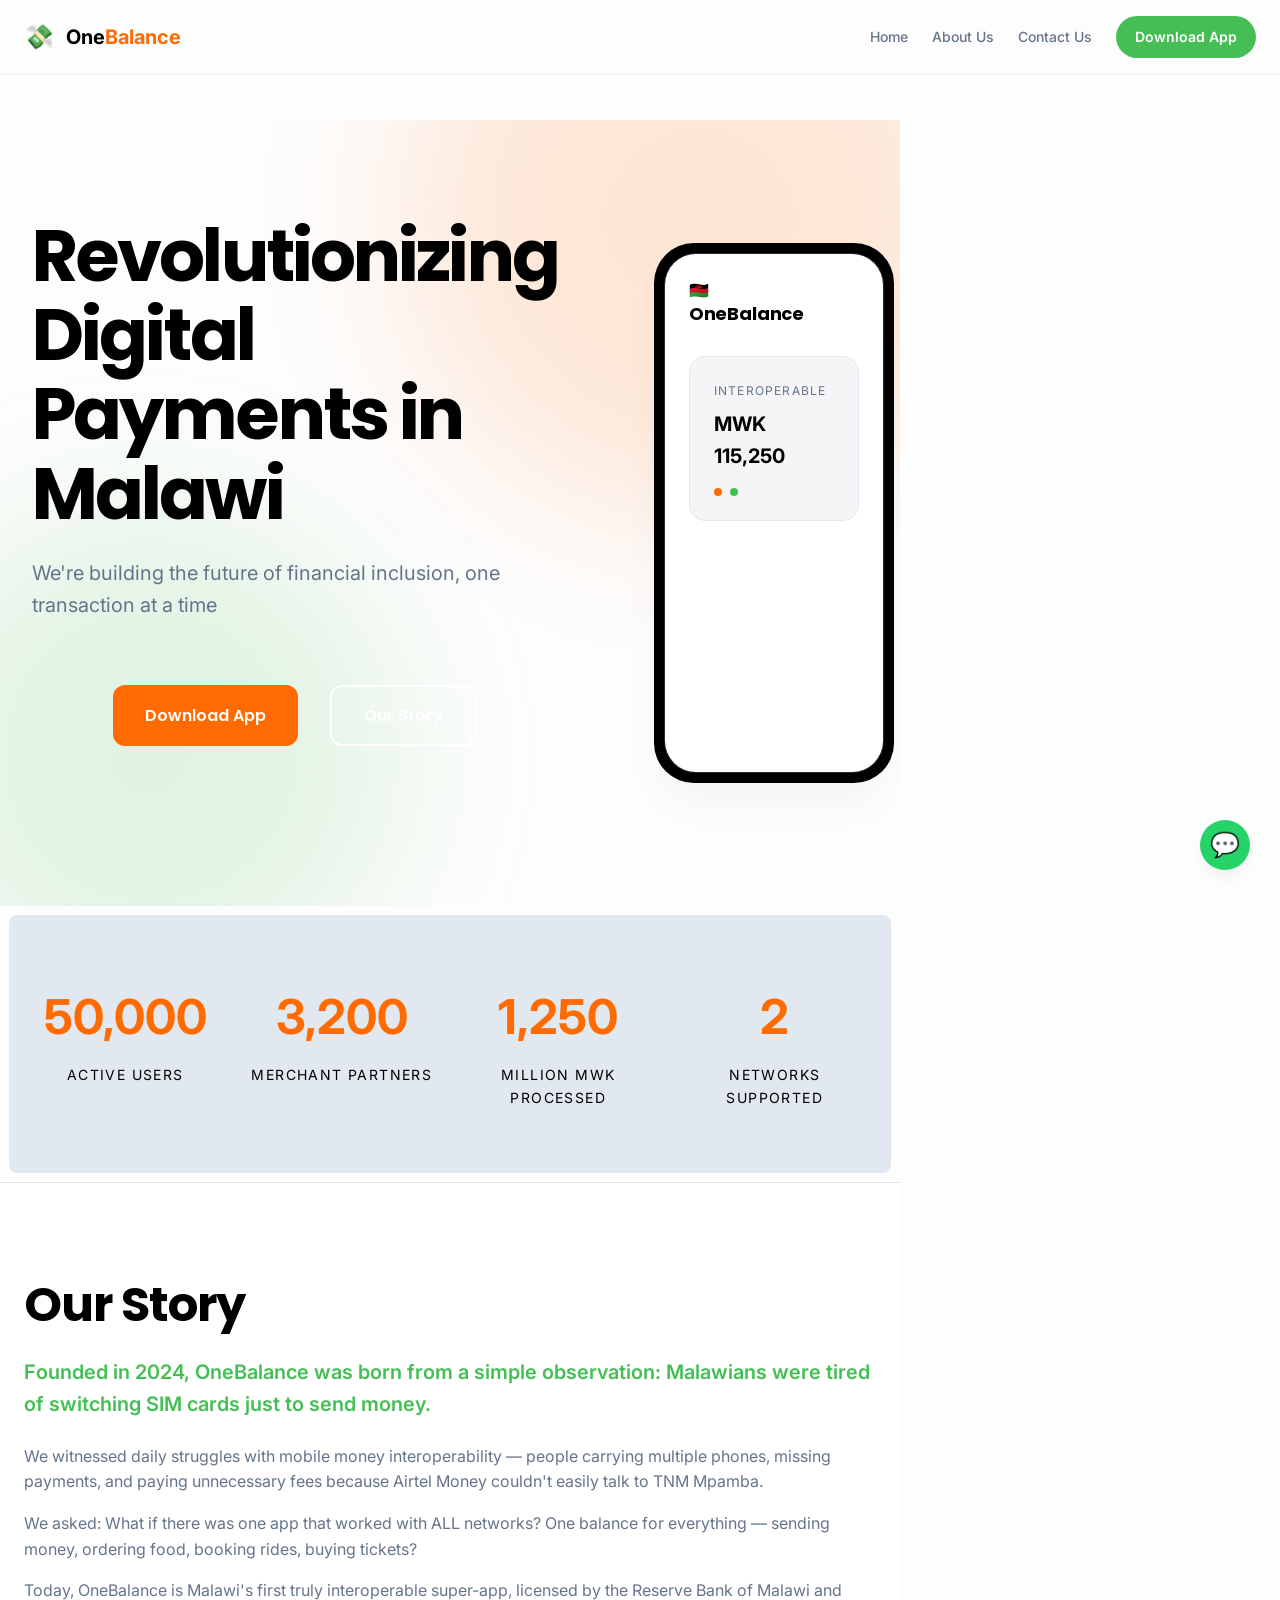
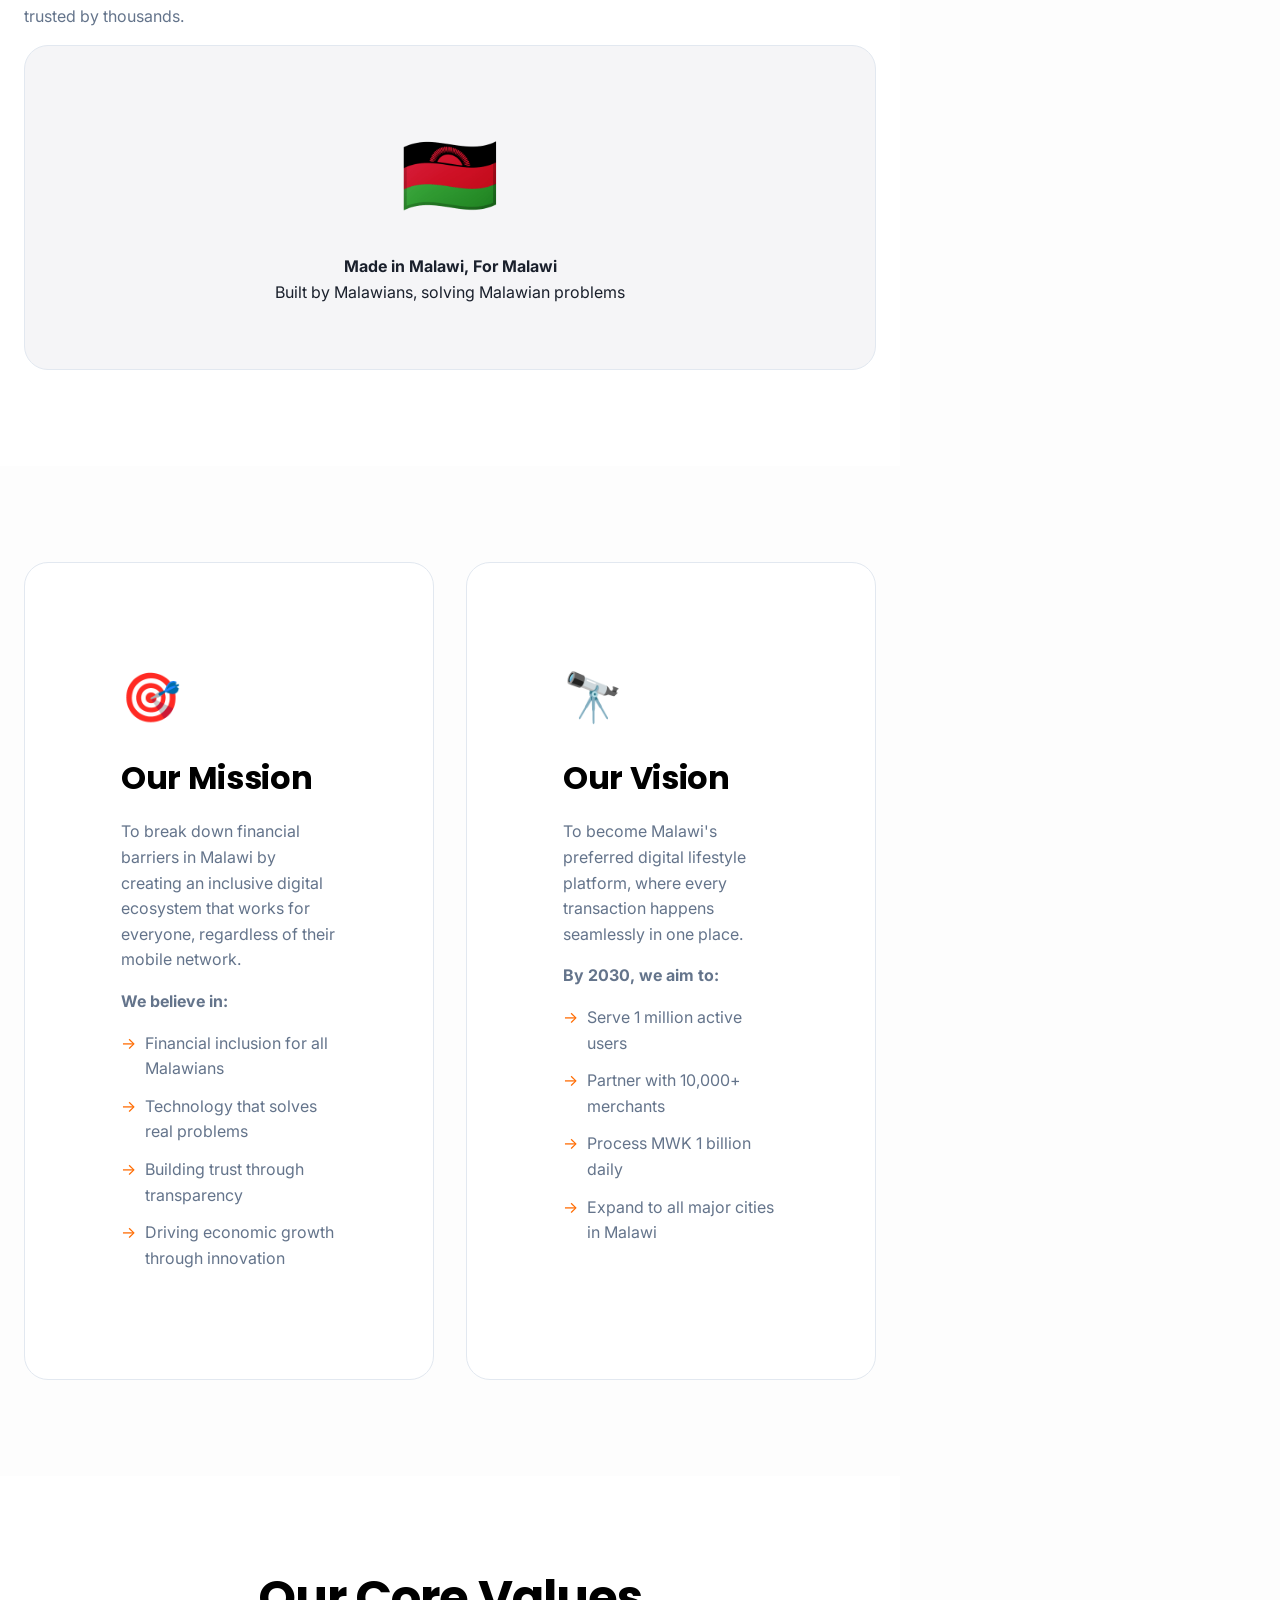
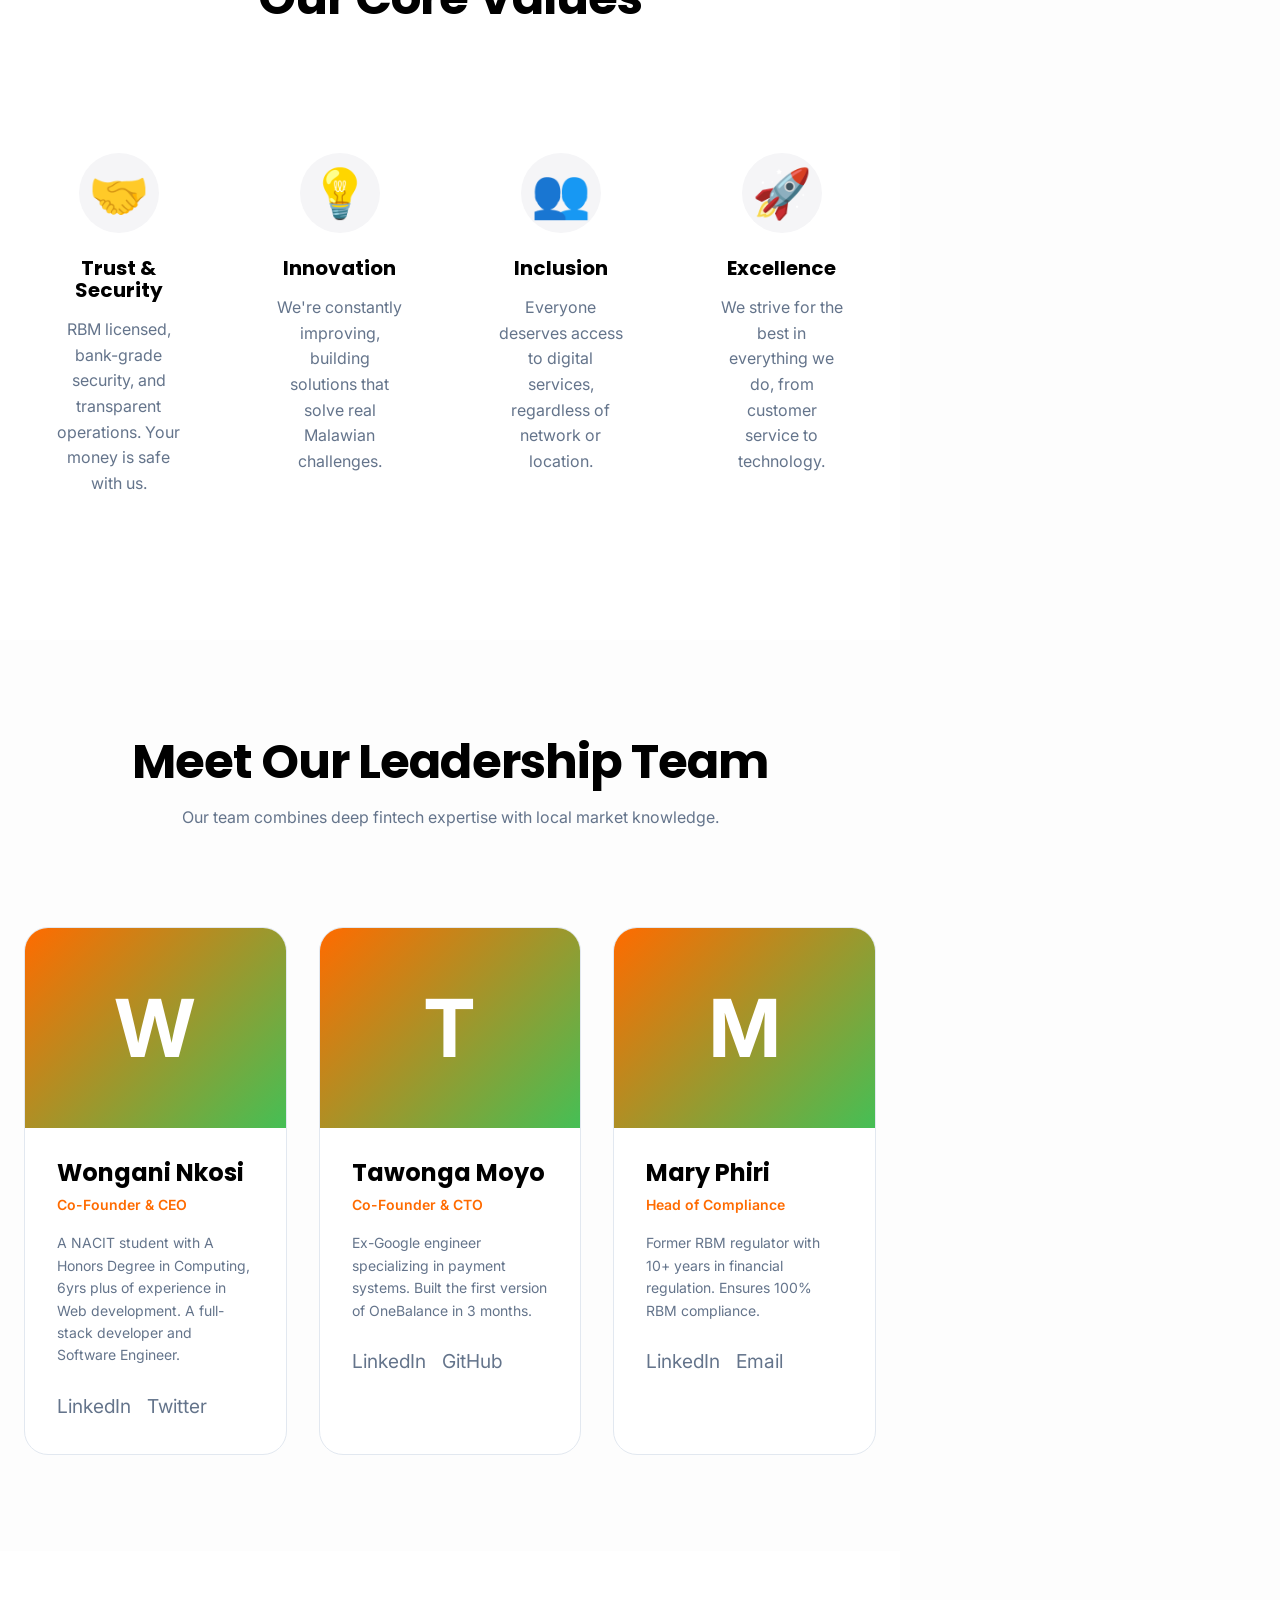
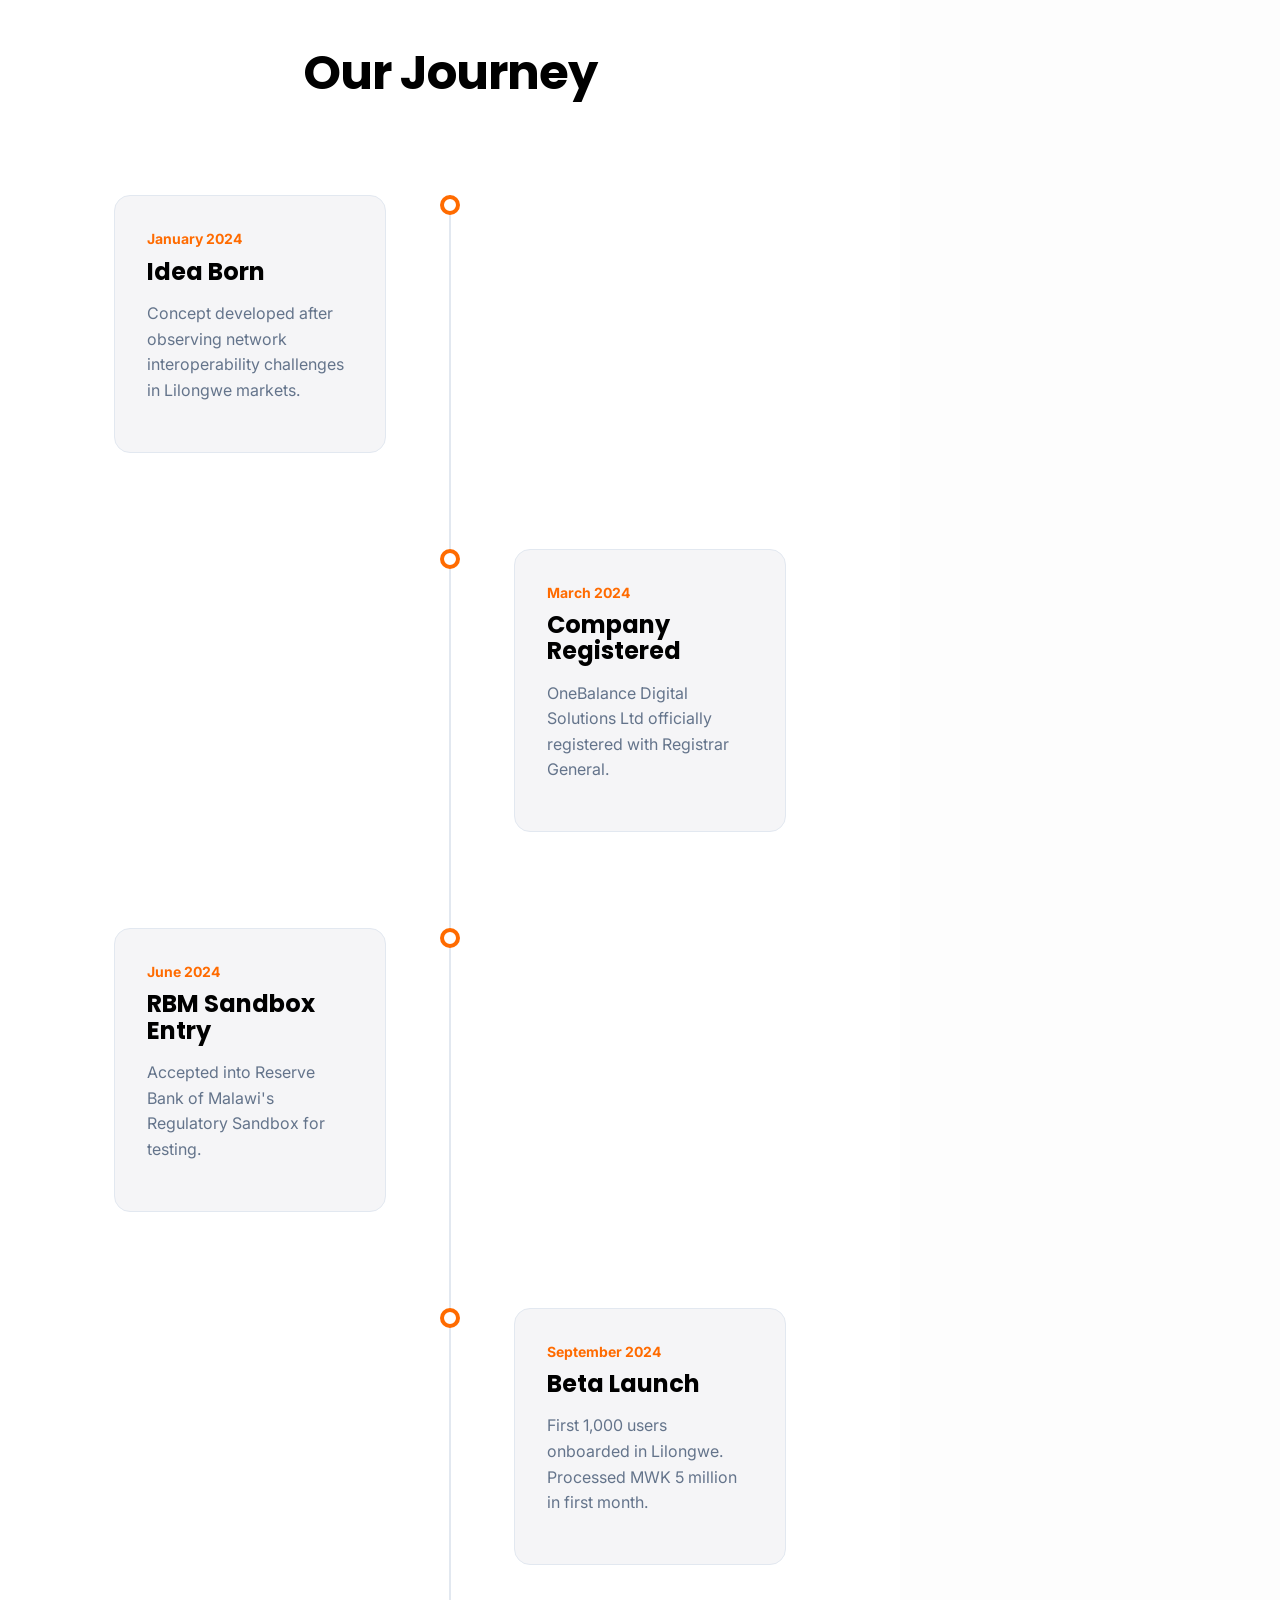
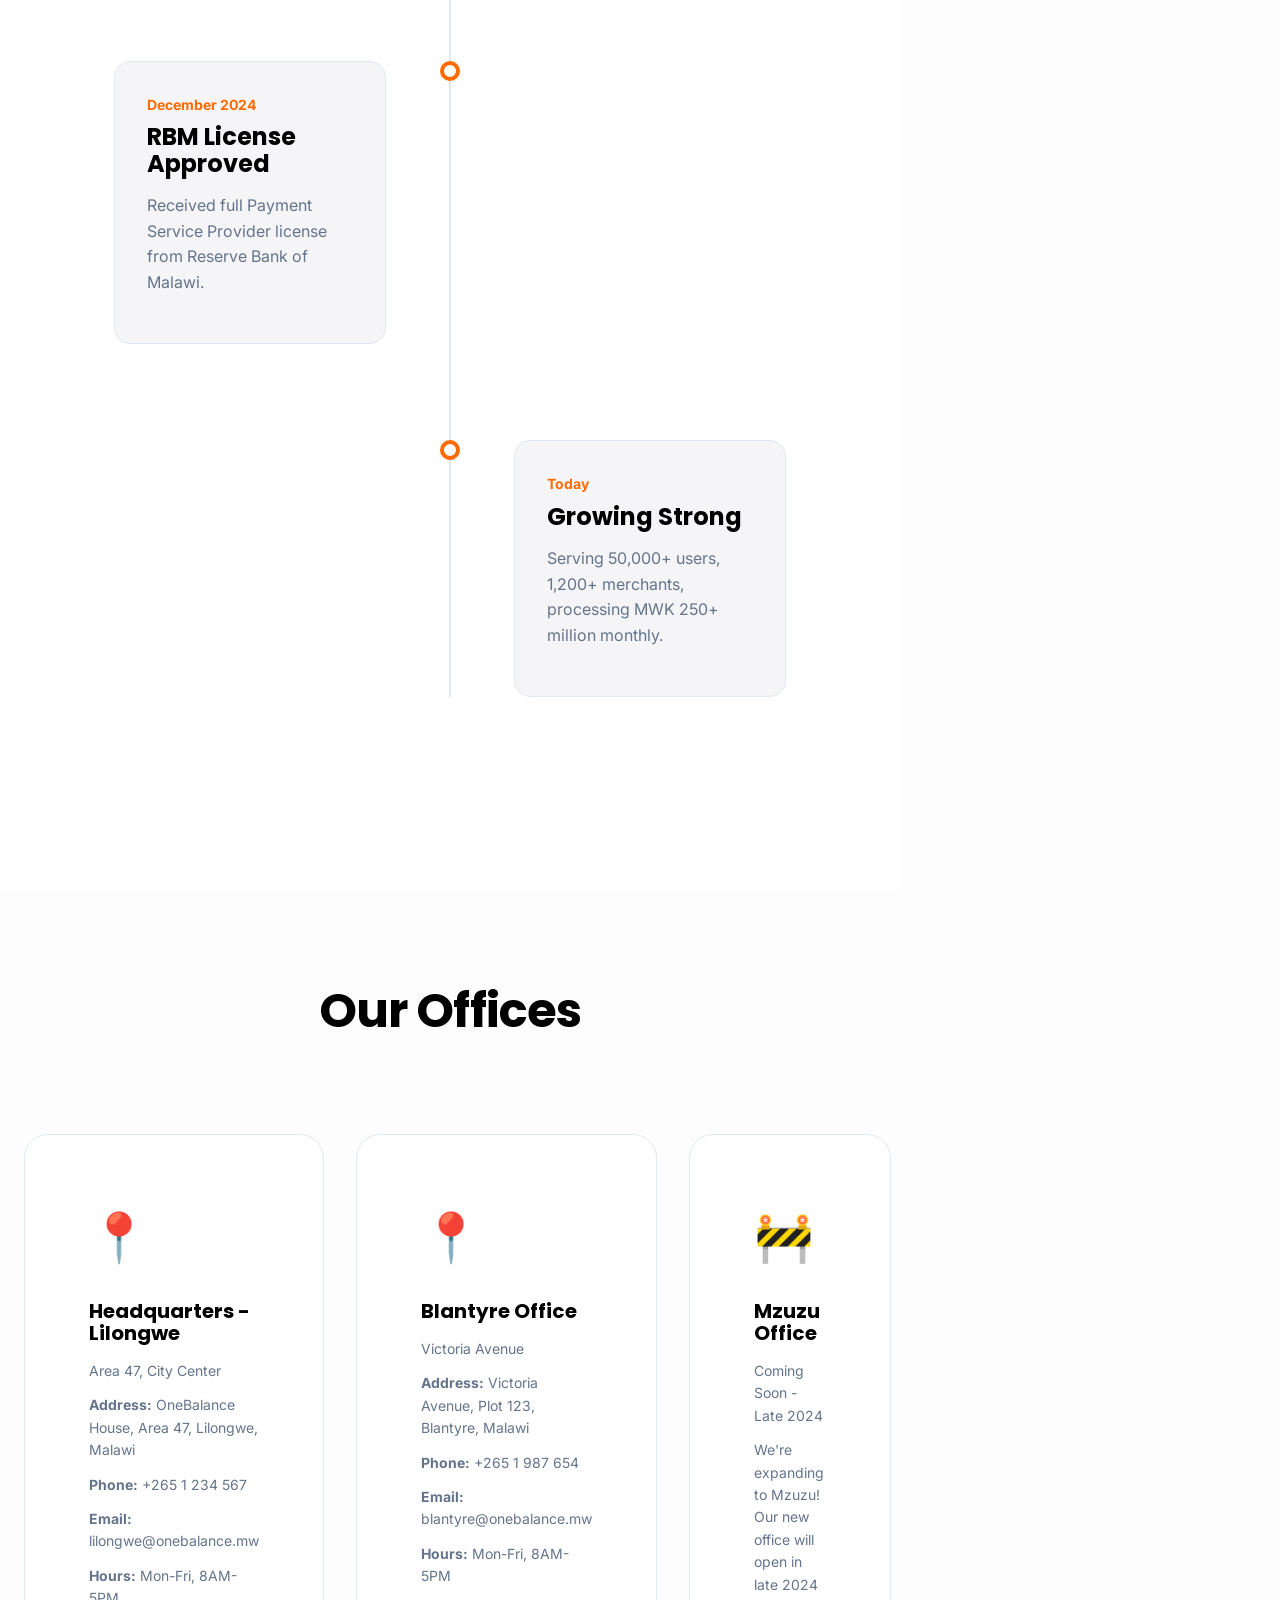
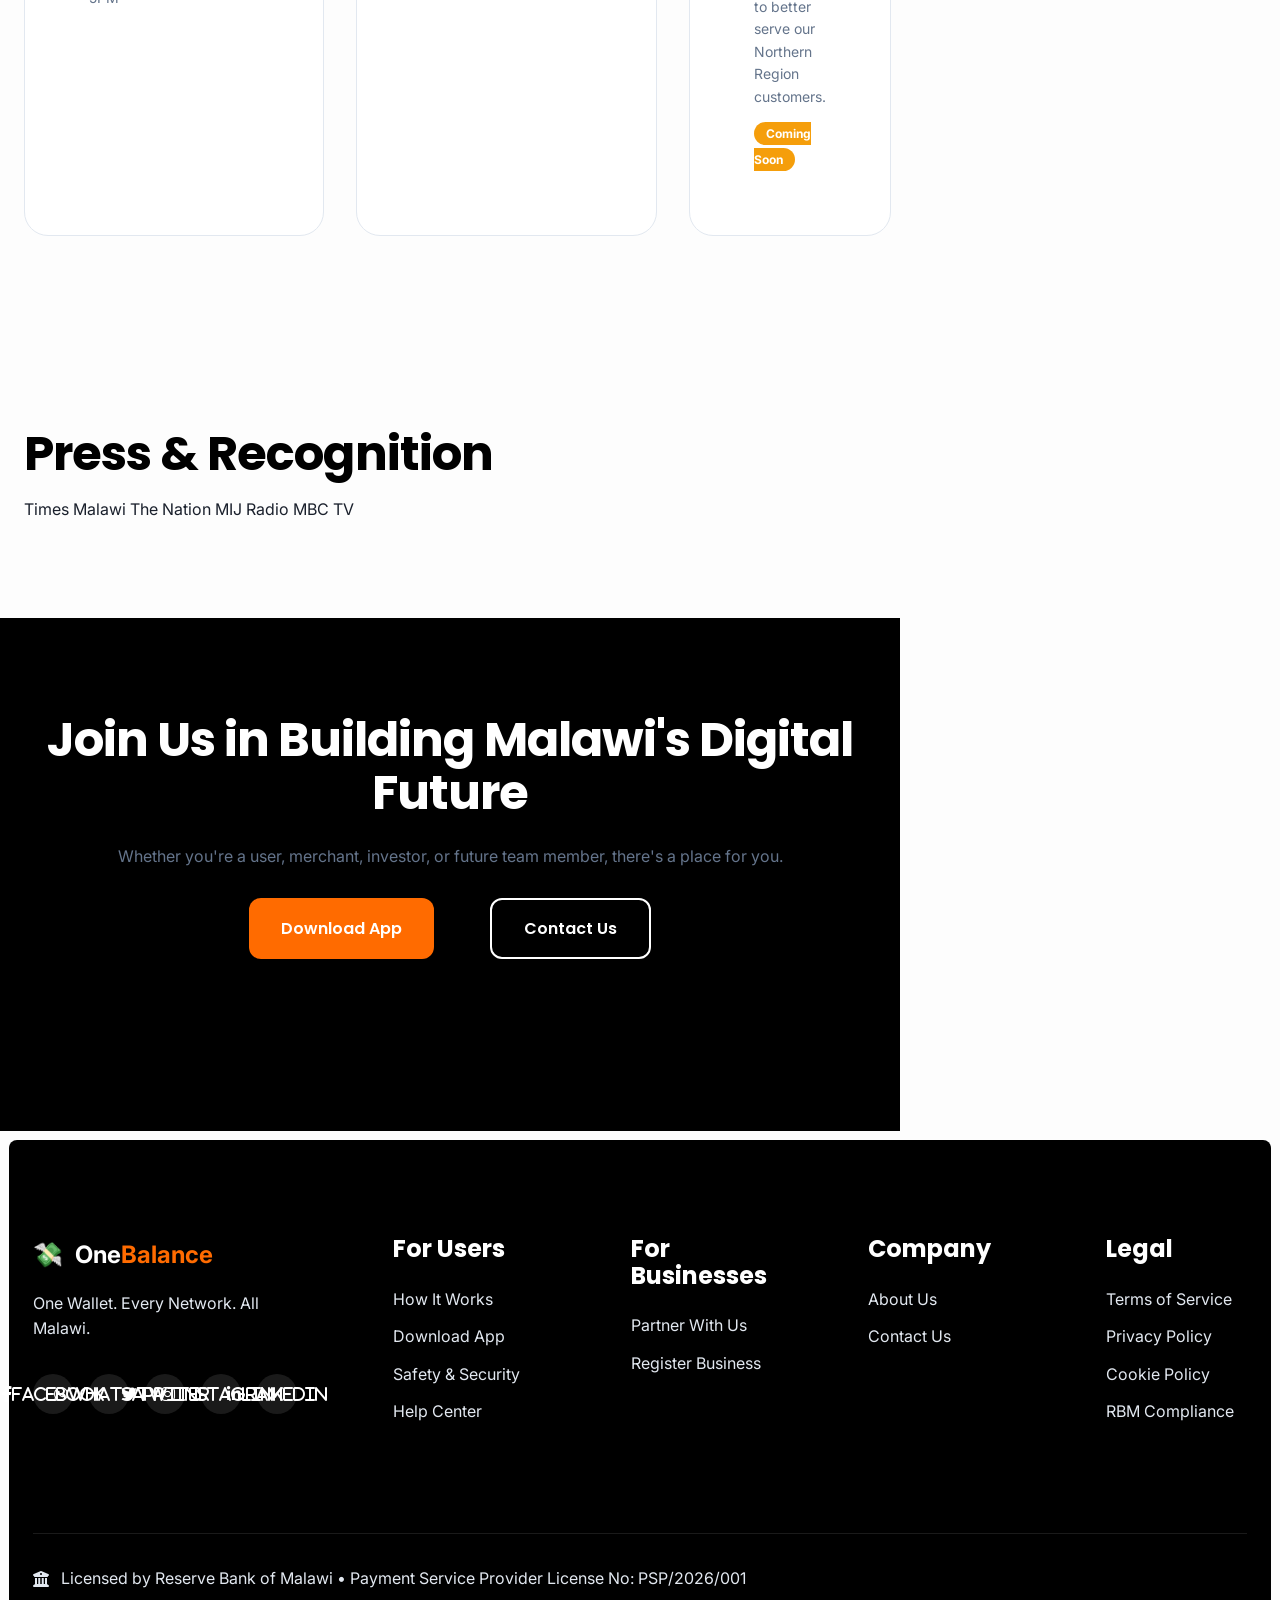
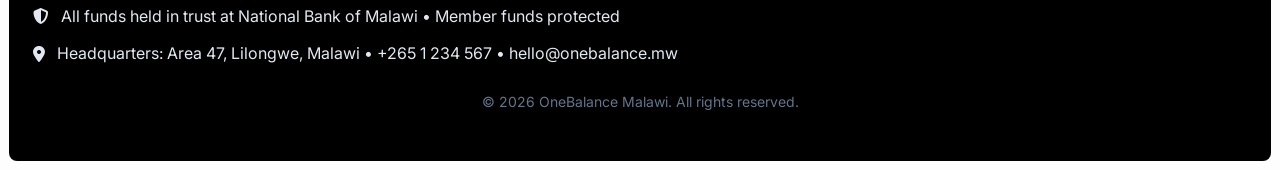
<file: Aboutus.html>
<!DOCTYPE html>
<html lang="en">

<head>
    <meta charset="UTF-8" />
    <meta name="viewport" content="width=device-width, initial-scale=1.0" />
    <title>About Us - OneBalance Malawi</title>

    <meta name="description"
        content="Learn about OneBalance's mission to revolutionize digital payments and lifestyle services in Malawi. Our story, team, and vision." />
    <meta name="keywords"
        content="OneBalance Malawi, fintech Malawi, digital payments, mobile money, Airtel TNM interoperability" />
    <link rel="preconnect" href="https://fonts.googleapis.com" />
    <link rel="preconnect" href="https://fonts.gstatic.com" crossorigin />
    <link rel="stylesheet" href="../css/style.css" />
    <link rel="stylesheet" href="../css/about.css" />
    <link rel="icon" href="../images/Questions.png" type="image/x-icon" />
    <link rel="stylesheet" href="https://cdnjs.cloudflare.com/ajax/libs/font-awesome/6.4.0/css/all.min.css">
    <link
        href="https://fonts.googleapis.com/css2?family=Poppins:wght@300;400;500;600;700&family=Inter:wght@400;500;600;700&display=swap"
        rel="stylesheet">
</head>

<body>
    <!-- Navigation -->
    <nav class="navbar" role="navigation" aria-label="Main navigation">
        <div class="container nav-container">
            <a href="index.html" class="logo" aria-label="OneBalance Home">
                <span class="logo-icon" aria-hidden="true">💸</span>
                <span class="logo-text">One<span class="logo-highlight">Balance</span></span>
            </a>
            <div class="nav-menu" id="nav-menu" role="navigation">
                <a href="index.html" class="nav-link">Home</a>
                <a href="Aboutus.html" class="nav-link active" aria-current="page">About Us</a>
                <a href="contactus.html" class="nav-link">Contact Us</a>
                <a href="index.html#download" class="nav-link cta-button">Download App</a>
            </div>
        </div>
    </nav>

    <!-- Main Content -->
    <main class="about-container">
        <!-- Hero Section -->
        <section class="about-hero" aria-labelledby="hero-title">
            <div class="hero-blobs">
                <div class="blob blob-1"></div>
                <div class="blob blob-2"></div>
            </div>

            <div class="container about-hero-container">
                <div class="about-hero-content">
                    <h1 id="hero-title" class="display-4">Revolutionizing Digital Payments in Malawi</h1>
                    <p class="lead">We're building the future of financial inclusion, one transaction at a time</p>
                    <div class="cta-buttons">
                        <a href="index.html#download" class="btn btn-primary">Download App</a>
                        <a href="#story-section" class="btn btn-outline">Our Story</a>
                    </div>
                </div>

                <div class="about-hero-visual">
                    <div class="mockup-stack-simple">
                        <div class="phone-mockup mockup-about-1">
                            <div class="phone-frame">
                                <div class="phone-screen">
                                    <div class="app-interface">
                                        <div class="interface-header">
                                            <span class="wallet-icon">🇲🇼</span>
                                            <h3>OneBalance</h3>
                                        </div>
                                        <div class="balance-card-mini">
                                            <div class="balance-label">INTEROPERABLE</div>
                                            <div class="balance-amount">MWK 115,250</div>
                                            <div class="network-dots">
                                                <span class="dot airtel"></span>
                                                <span class="dot tnm"></span>
                                            </div>
                                        </div>
                                    </div>
                                </div>
                            </div>
                        </div>
                    </div>
                </div>
            </div>
        </section>

        <section class="stats">
            <div class="container stats-container">
                <div class="stat-item">
                    <div class="stat-number" data-count="50000">0</div>
                    <div class="stat-label">Active Users</div>
                </div>
                <div class="stat-item">
                    <div class="stat-number" data-count="3200">0</div>
                    <div class="stat-label">Merchant Partners</div>
                </div>
                <div class="stat-item">
                    <div class="stat-number" data-count="1250">0</div>
                    <div class="stat-label">Million MWK Processed</div>
                </div>
                <div class="stat-item">
                    <div class="stat-number" data-count="2">0</div>
                    <div class="stat-label">Networks Supported</div>
                </div>
            </div>
        </section>


        <!-- Our Story -->
        <section class="story-section" aria-labelledby="story-title">
            <div class="container">
                <div class="row align-items-center">
                    <div class="col-md-6">
                        <h2 id="story-title">Our Story</h2>
                        <p class="lead">Founded in 2024, OneBalance was born from a simple observation: Malawians were
                            tired of switching SIM cards just to send money.</p>
                        <p>We witnessed daily struggles with mobile money interoperability — people carrying multiple
                            phones, missing payments, and paying unnecessary fees because Airtel Money couldn't easily
                            talk to TNM Mpamba.</p>
                        <p>We asked: What if there was one app that worked with ALL networks? One balance for everything
                            — sending money, ordering food, booking rides, buying tickets?</p>
                        <p>Today, OneBalance is Malawi's first truly interoperable super-app, licensed by the Reserve
                            Bank of Malawi and trusted by thousands.</p>
                    </div>

                    <div class="col-md-6">
                        <figure class="country-feature">
                            <div class="country-icon" aria-hidden="true">🇲🇼</div>
                            <figcaption>
                                <strong>Made in Malawi, For Malawi</strong><br />
                                Built by Malawians, solving Malawian problems
                            </figcaption>
                        </figure>
                    </div>
                </div>
            </div>
        </section>

        <!-- Mission & Vision -->
        <section class="mission-vision-section" aria-labelledby="mission-vision-title">
            <div class="container">
                <h2 id="mission-vision-title" class="sr-only">Mission & Vision</h2>
                <div class="mission-vision-grid">
                    <article class="mission-card">
                        <div class="value-icon">🎯</div>
                        <h3>Our Mission</h3>
                        <p>To break down financial barriers in Malawi by creating an inclusive digital ecosystem that
                            works for everyone, regardless of their mobile network.</p>
                        <div class="values-list">
                            <p><strong>We believe in:</strong></p>
                            <ul>
                                <li>Financial inclusion for all Malawians</li>
                                <li>Technology that solves real problems</li>
                                <li>Building trust through transparency</li>
                                <li>Driving economic growth through innovation</li>
                            </ul>
                        </div>
                    </article>

                    <article class="vision-card">
                        <div class="value-icon">🔭</div>
                        <h3>Our Vision</h3>
                        <p>To become Malawi's preferred digital lifestyle platform, where every transaction happens
                            seamlessly in one place.</p>
                        <div class="values-list">
                            <p><strong>By 2030, we aim to:</strong></p>
                            <ul>
                                <li>Serve 1 million active users</li>
                                <li>Partner with 10,000+ merchants</li>
                                <li>Process MWK 1 billion daily</li>
                                <li>Expand to all major cities in Malawi</li>
                            </ul>
                        </div>
                    </article>
                </div>
            </div>
        </section>

        <!-- Core Values -->
        <section class="values-section" aria-labelledby="values-title">
            <div class="container">
                <h2 id="values-title">Our Core Values</h2>
                <div class="values-grid">
                    <div class="value-card">
                        <div class="value-icon">🤝</div>
                        <h4>Trust & Security</h4>
                        <p>RBM licensed, bank-grade security, and transparent operations. Your money is safe with us.
                        </p>
                    </div>
                    <div class="value-card">
                        <div class="value-icon">💡</div>
                        <h4>Innovation</h4>
                        <p>We're constantly improving, building solutions that solve real Malawian challenges.</p>
                    </div>
                    <div class="value-card">
                        <div class="value-icon">👥</div>
                        <h4>Inclusion</h4>
                        <p>Everyone deserves access to digital services, regardless of network or location.</p>
                    </div>
                    <div class="value-card">
                        <div class="value-icon">🚀</div>
                        <h4>Excellence</h4>
                        <p>We strive for the best in everything we do, from customer service to technology.</p>
                    </div>
                </div>
            </div>
        </section>

        <!-- Leadership Team -->
        <section class="team-section" aria-labelledby="team-title">
            <div class="container">
                <h2 id="team-title">Meet Our Leadership Team</h2>
                <p class="team-subtitle">Our team combines deep fintech expertise with local market knowledge.</p>

                <div class="team-grid">
                    <article class="team-card">
                        <div class="team-photo" aria-hidden="true">W</div>
                        <div class="team-info">
                            <h4>Wongani Nkosi</h4>
                            <p class="title">Co-Founder & CEO</p>
                            <p>A NACIT student with A Honors Degree in Computing, 6yrs plus of experience in Web
                                development. A full-stack developer and Software Engineer.</p>
                            <div class="team-social">
                                <a href="#" class="social-icon">LinkedIn</a>
                                <a href="#" class="social-icon">Twitter</a>
                            </div>
                        </div>
                    </article>

                    <article class="team-card">
                        <div class="team-photo" aria-hidden="true">T</div>
                        <div class="team-info">
                            <h4>Tawonga Moyo</h4>
                            <p class="title">Co-Founder & CTO</p>
                            <p>Ex-Google engineer specializing in payment systems. Built the first version of OneBalance
                                in 3 months.</p>
                            <div class="team-social">
                                <a href="#" class="social-icon">LinkedIn</a>
                                <a href="#" class="social-icon">GitHub</a>
                            </div>
                        </div>
                    </article>

                    <article class="team-card">
                        <div class="team-photo" aria-hidden="true">M</div>
                        <div class="team-info">
                            <h4>Mary Phiri</h4>
                            <p class="title">Head of Compliance</p>
                            <p>Former RBM regulator with 10+ years in financial regulation. Ensures 100% RBM compliance.
                            </p>
                            <div class="team-social">
                                <a href="#" class="social-icon">LinkedIn</a>
                                <a href="#" class="social-icon">Email</a>
                            </div>
                        </div>
                    </article>
                </div>
            </div>
        </section>

        <!-- Timeline -->
        <section class="timeline-section" aria-labelledby="timeline-title">
            <div class="container">
                <h2 id="timeline-title">Our Journey</h2>
                <div class="timeline">
                    <div class="timeline-item">
                        <div class="timeline-dot" aria-hidden="true"></div>
                        <div class="timeline-content">
                            <div class="timeline-date">January 2024</div>
                            <h4>Idea Born</h4>
                            <p>Concept developed after observing network interoperability challenges in Lilongwe
                                markets.</p>
                        </div>
                    </div>

                    <div class="timeline-item">
                        <div class="timeline-dot" aria-hidden="true"></div>
                        <div class="timeline-content">
                            <div class="timeline-date">March 2024</div>
                            <h4>Company Registered</h4>
                            <p>OneBalance Digital Solutions Ltd officially registered with Registrar General.</p>
                        </div>
                    </div>

                    <div class="timeline-item">
                        <div class="timeline-dot" aria-hidden="true"></div>
                        <div class="timeline-content">
                            <div class="timeline-date">June 2024</div>
                            <h4>RBM Sandbox Entry</h4>
                            <p>Accepted into Reserve Bank of Malawi's Regulatory Sandbox for testing.</p>
                        </div>
                    </div>

                    <div class="timeline-item">
                        <div class="timeline-dot" aria-hidden="true"></div>
                        <div class="timeline-content">
                            <div class="timeline-date">September 2024</div>
                            <h4>Beta Launch</h4>
                            <p>First 1,000 users onboarded in Lilongwe. Processed MWK 5 million in first month.</p>
                        </div>
                    </div>

                    <div class="timeline-item">
                        <div class="timeline-dot" aria-hidden="true"></div>
                        <div class="timeline-content">
                            <div class="timeline-date">December 2024</div>
                            <h4>RBM License Approved</h4>
                            <p>Received full Payment Service Provider license from Reserve Bank of Malawi.</p>
                        </div>
                    </div>

                    <div class="timeline-item">
                        <div class="timeline-dot" aria-hidden="true"></div>
                        <div class="timeline-content">
                            <div class="timeline-date">Today</div>
                            <h4>Growing Strong</h4>
                            <p>Serving 50,000+ users, 1,200+ merchants, processing MWK 250+ million monthly.</p>
                        </div>
                    </div>
                </div>
            </div>
        </section>

        <!-- Offices -->
        <section class="office-section" aria-labelledby="offices-title">
            <div class="container">
                <h2 id="offices-title">Our Offices</h2>
                <div class="office-grid">
                    <article class="office-card">
                        <div class="office-map" aria-hidden="true">📍</div>
                        <div class="office-info">
                            <h4>Headquarters - Lilongwe</h4>
                            <p class="location">Area 47, City Center</p>
                            <p><strong>Address:</strong> OneBalance House, Area 47, Lilongwe, Malawi</p>
                            <p><strong>Phone:</strong> +265 1 234 567</p>
                            <p><strong>Email:</strong> lilongwe@onebalance.mw</p>
                            <p><strong>Hours:</strong> Mon-Fri, 8AM-5PM</p>
                        </div>
                    </article>

                    <article class="office-card">
                        <div class="office-map" aria-hidden="true">📍</div>
                        <div class="office-info">
                            <h4>Blantyre Office</h4>
                            <p class="location">Victoria Avenue</p>
                            <p><strong>Address:</strong> Victoria Avenue, Plot 123, Blantyre, Malawi</p>
                            <p><strong>Phone:</strong> +265 1 987 654</p>
                            <p><strong>Email:</strong> blantyre@onebalance.mw</p>
                            <p><strong>Hours:</strong> Mon-Fri, 8AM-5PM</p>
                        </div>
                    </article>

                    <article class="office-card coming-soon">
                        <div class="office-map" aria-hidden="true">🚧</div>
                        <div class="office-info">
                            <h4>Mzuzu Office</h4>
                            <p class="location text-warning">Coming Soon - Late 2024</p>
                            <p>We're expanding to Mzuzu! Our new office will open in late 2024 to better serve our
                                Northern Region customers.</p>
                            <span class="badge badge-warning">Coming Soon</span>
                        </div>
                    </article>
                </div>
            </div>
        </section>

        <!-- Press & Recognition -->
        <section class="press-section" aria-labelledby="press-title">
            <div class="container">
                <h2 id="press-title">Press & Recognition</h2>
                <div class="press-logos">
                    <span class="press-logo">Times Malawi</span>
                    <span class="press-logo">The Nation</span>
                    <span class="press-logo">MIJ Radio</span>
                    <span class="press-logo">MBC TV</span>
                </div>
            </div>
        </section>

        <!-- CTA Section -->
        <section class="cta-section" aria-labelledby="cta-title">
            <div class="container">
                <h2 id="cta-title">Join Us in Building Malawi's Digital Future</h2>
                <p>Whether you're a user, merchant, investor, or future team member, there's a place for you.</p>
                <div class="cta-buttons">
                    <a href="index.html#download" class="btn btn-primary">Download App</a>
                    <a href="contactus.html" class="btn btn-outline">Contact Us</a>
                </div>
            </div>
        </section>

    </main>

    <!-- Floating Actions -->
    <div class="floating-actions">
        <a href="https://wa.me/+265995753146?text=Hi%20OneBalance%2C%20I%20have%20a%20question" class="chat-button"
            target="_blank" aria-label="Chat on WhatsApp">💬</a>
        <button id="backToTop" class="back-to-top-btn" aria-label="Back to top">↑</button>
    </div>

    <!-- Footer -->
    <footer class="footer">
        <div class="container">
            <div class="footer-grid">
                <!-- Column 1 -->
                <div class="footer-col">
                    <a href="#" class="footer-logo">
                        <span class="logo-icon">💸</span>
                        <span class="logo-text">One<span class="logo-highlight">Balance</span></span>
                    </a>
                    <p class="footer-tagline">One Wallet. Every Network. All Malawi.</p>

                    <div class="footer-social">
                        <a href="#" class="social-link">
                            <i class="fab fa-facebook-f">facebook</i>
                        </a>
                        <a href="#" class="social-link">
                            <i class="fab fa-whatsapp">whatsapp</i>
                        </a>
                        <a href="#" class="social-link">
                            <i class="fab fa-twitter">twiter</i>
                        </a>
                        <a href="#" class="social-link">
                            <i class="fab fa-instagram">instagram</i>
                        </a>
                        <a href="#" class="social-link">
                            <i class="fab fa-linkedin-in">linkedin</i>
                        </a>
                    </div>
                </div>

                <!-- Column 2 -->
                <div class="footer-col">
                    <h4>For Users</h4>
                    <ul class="footer-links">
                        <li><a href="index.html#how-it-works">How It Works</a></li>
                        <li><a href="index.html#download">Download App</a></li>
                        <li><a href="index.html#security">Safety & Security</a></li>
                        <li><a href="index.html#faq">Help Center</a></li>
                    </ul>
                </div>

                <!-- Column 3 -->
                <div class="footer-col">
                    <h4>For Businesses</h4>
                    <ul class="footer-links">
                        <li><a href="index.html#for-merchants">Partner With Us</a></li>
                        <li><a href="index.html#merchant-form">Register Business</a></li>
                    </ul>
                </div>

                <!-- Column 4 -->
                <div class="footer-col">
                    <h4>Company</h4>
                    <ul class="footer-links">
                        <li><a href="Aboutus.html">About Us</a></li>
                        <li><a href="contactus.html">Contact Us</a></li>
                    </ul>
                </div>

                <!-- Column 5 -->
                <div class="footer-col">
                    <h4>Legal</h4>
                    <ul class="footer-links">
                        <li><a href="#">Terms of Service</a></li>
                        <li><a href="#">Privacy Policy</a></li>
                        <li><a href="#">Cookie Policy</a></li>
                        <li><a href="#">RBM Compliance</a></li>
                    </ul>
                </div>
            </div>

            <div class="footer-bottom">
                <div class="footer-legal">
                    <p>
                        <i class="fas fa-university"></i>
                        Licensed by Reserve Bank of Malawi • Payment Service Provider
                        License No: PSP/2026/001
                    </p>
                    <p>
                        <i class="fas fa-shield-alt"></i>
                        All funds held in trust at National Bank of Malawi • Member funds
                        protected
                    </p>
                    <p>
                        <i class="fas fa-map-marker-alt"></i>
                        Headquarters: Area 47, Lilongwe, Malawi • +265 1 234 567 •
                        hello@onebalance.mw
                    </p>
                </div>

                <div class="copyright">
                    <p>&copy; 2026 OneBalance Malawi. All rights reserved.</p>
                </div>
            </div>
        </div>
    </footer>

    <script src="../js/script.js" defer></script>
</body>

</html>
</file>
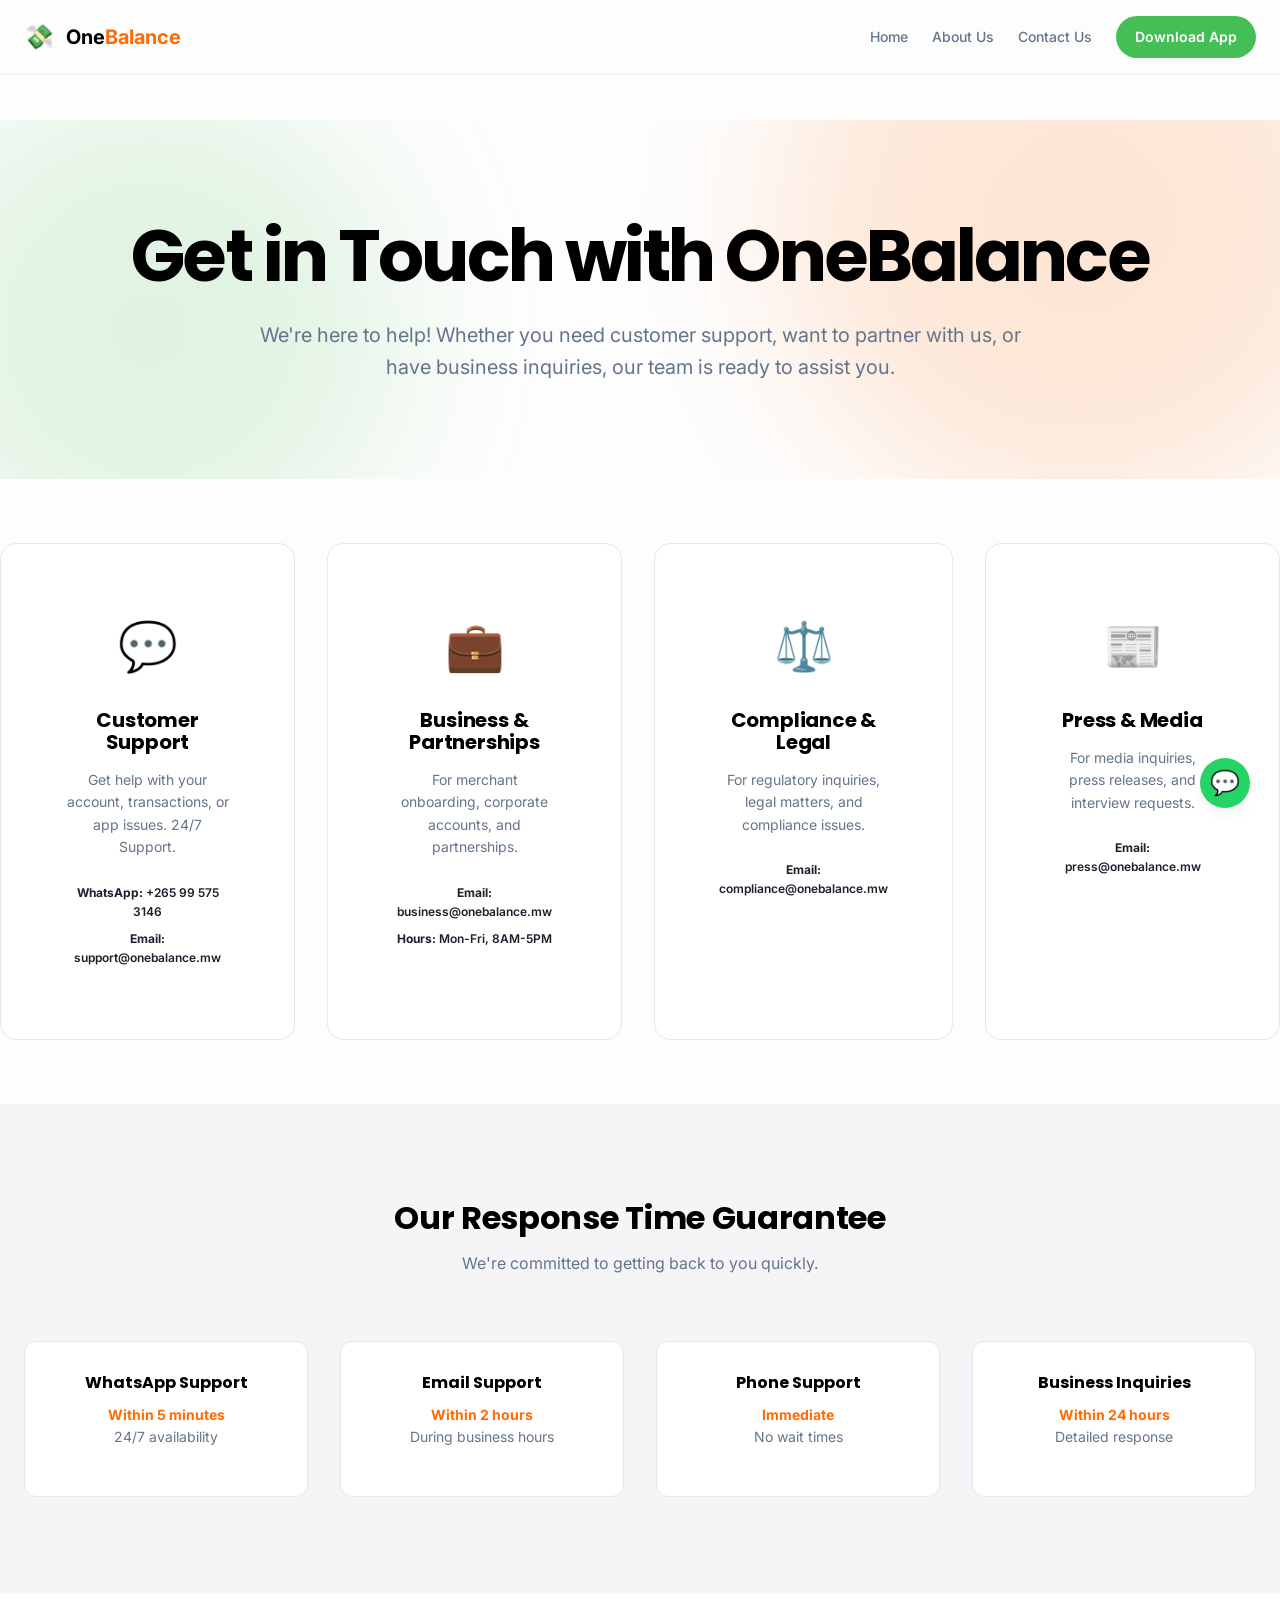
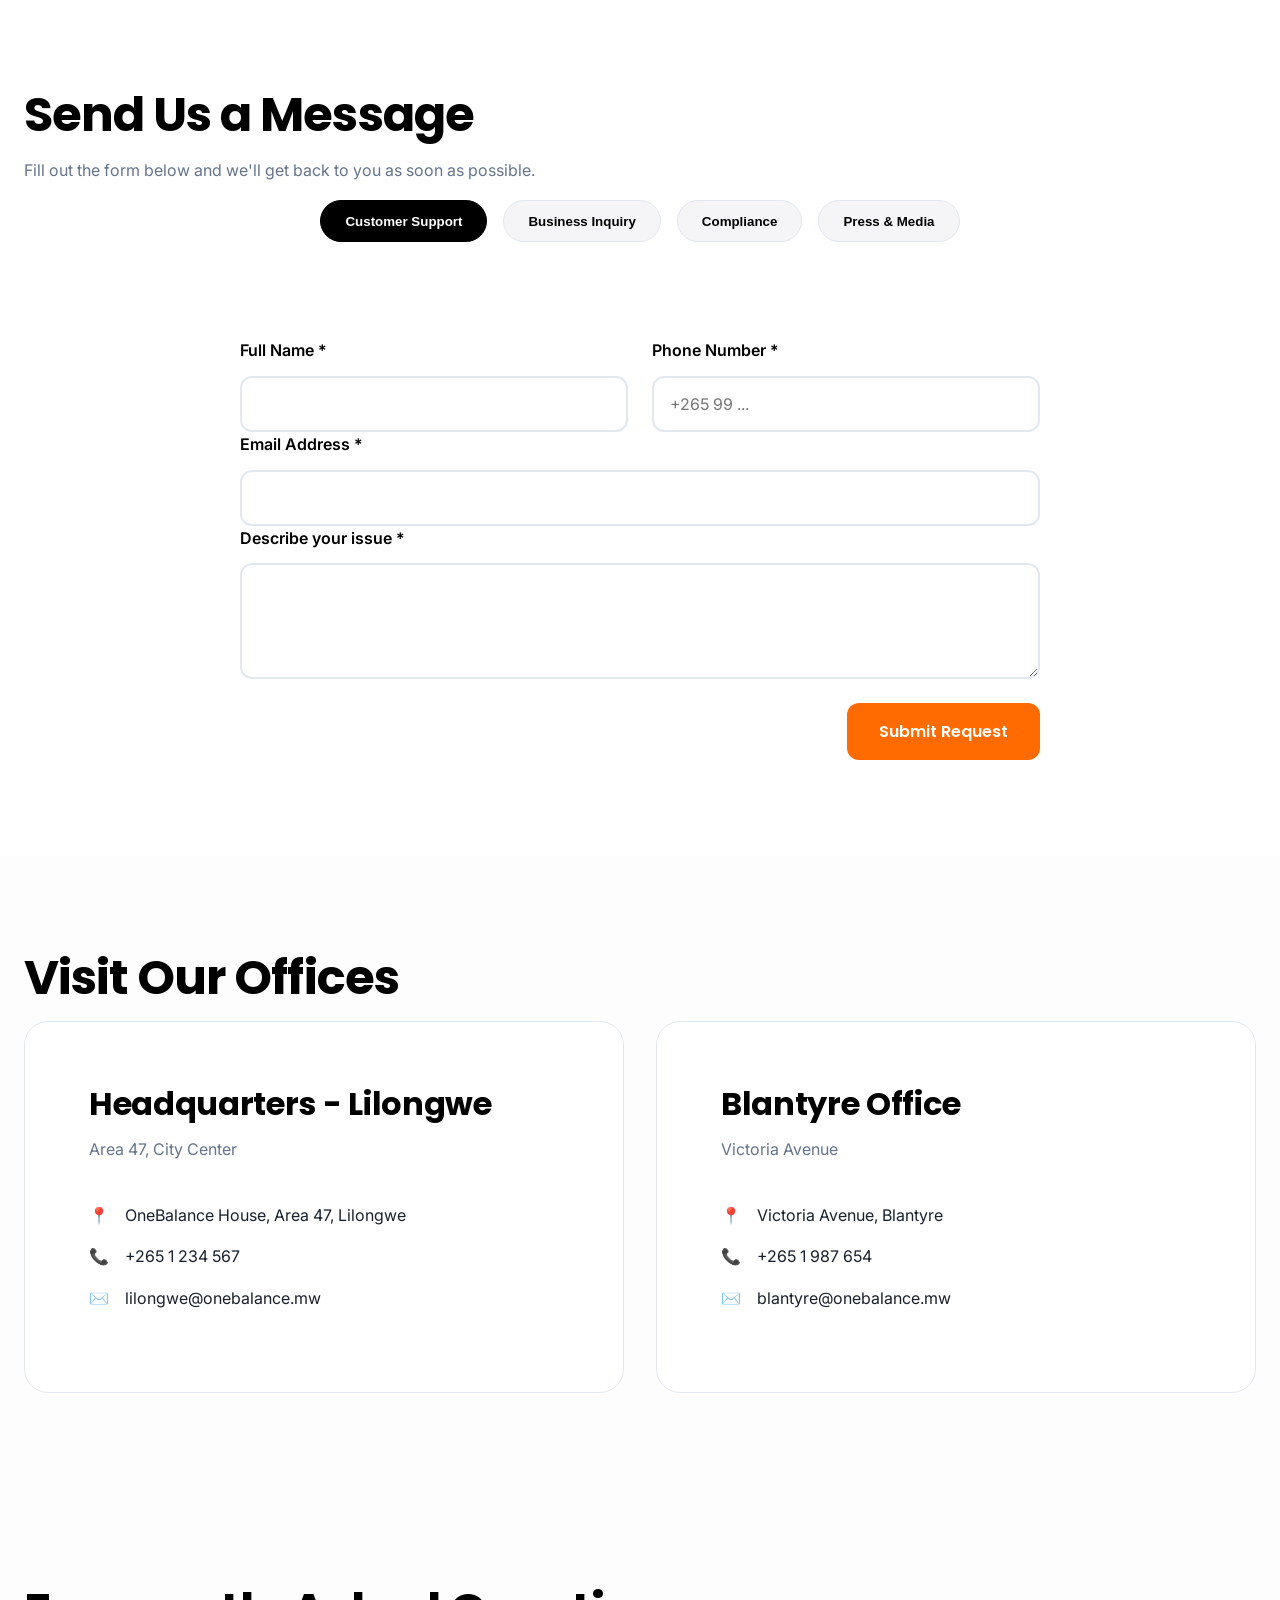
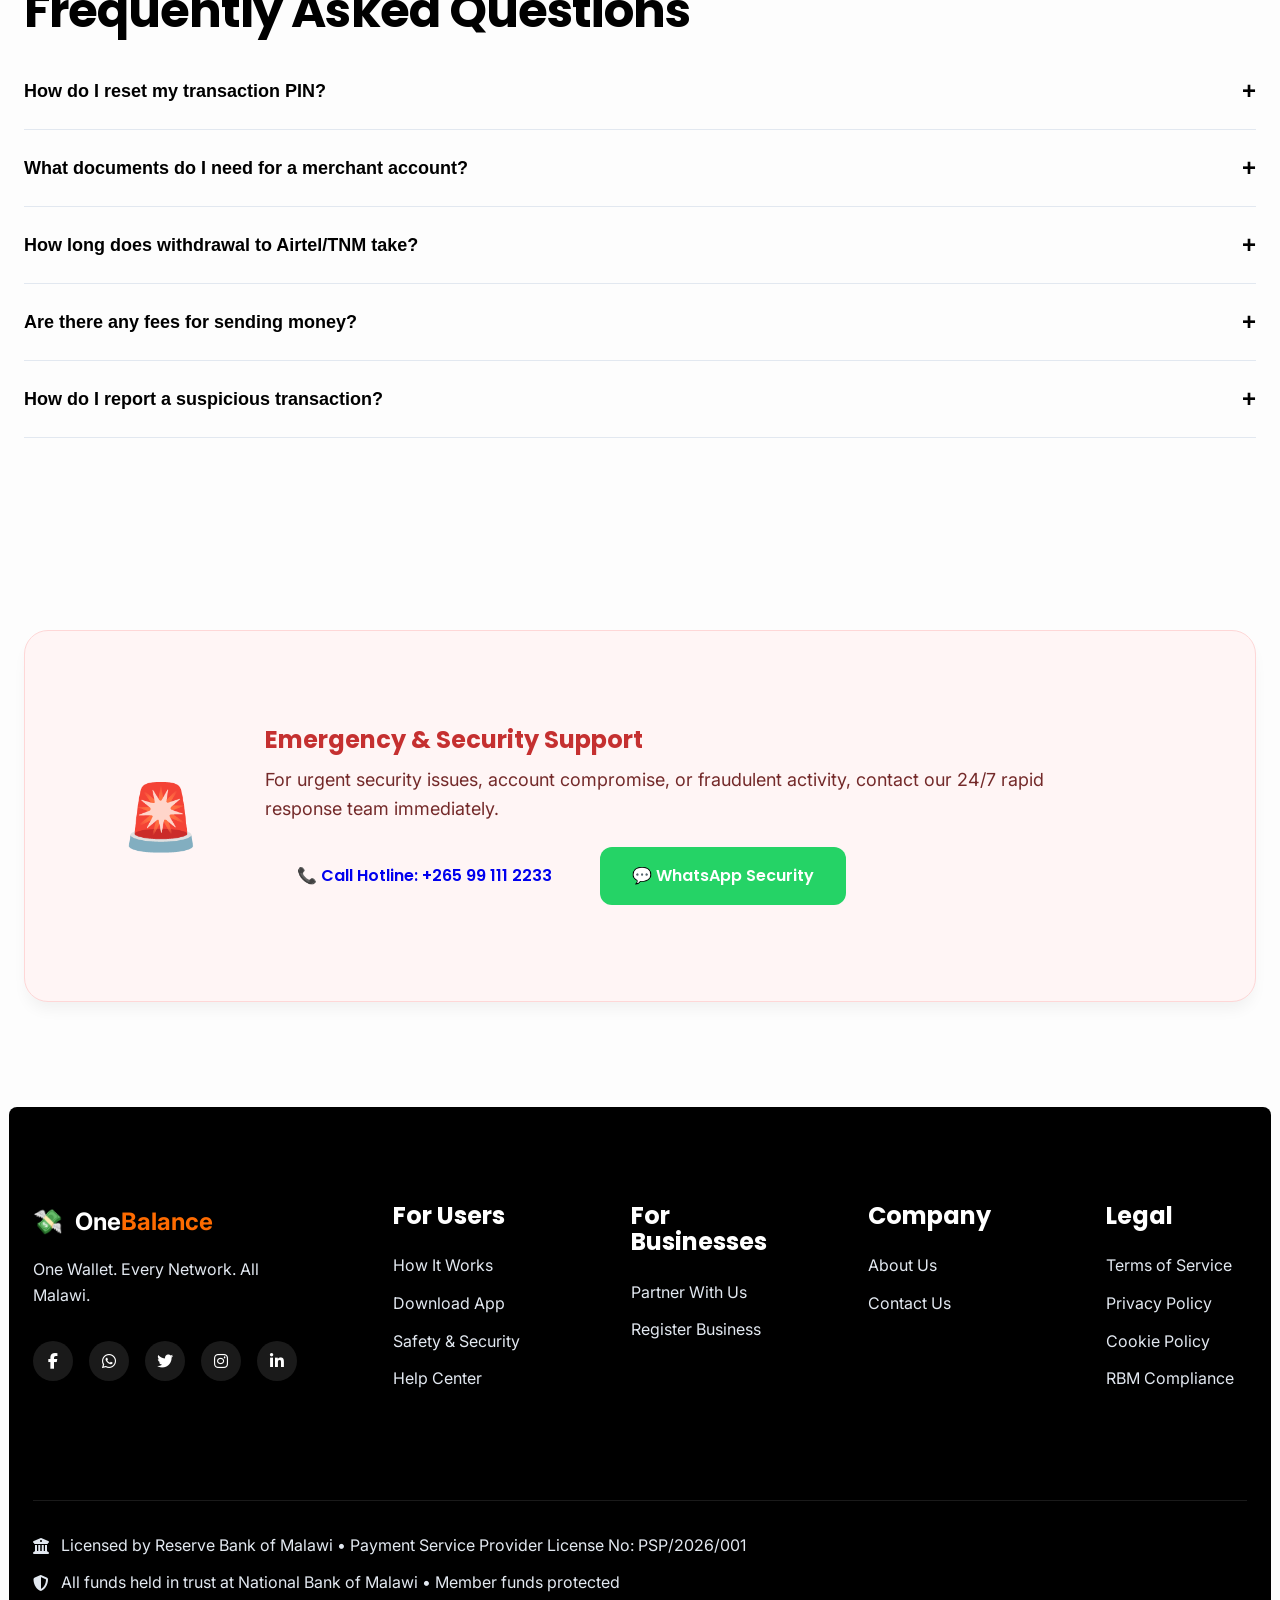
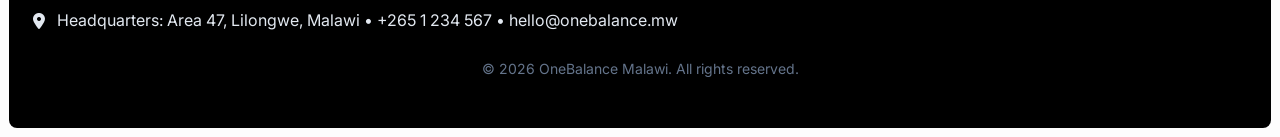
<file: contactus.html>
<!DOCTYPE html>
<html lang="en">
<head>
    <meta charset="UTF-8">
    <meta name="viewport" content="width=device-width, initial-scale=1.0">
    <meta name="description" content="Get in touch with OneBalance Malawi. Contact details for customer support, business inquiries, compliance, and partnership opportunities.">
    <meta name="keywords" content="OneBalance contact, Malawi fintech support, Airtel TNM support, mobile money help">
    <title>Contact Us - OneBalance Malawi</title>
    <link rel="icon" href="/images/contact.png" type="image/x-icon">
    <link rel="preconnect" href="https://fonts.googleapis.com">
    <link rel="preconnect" href="https://fonts.gstatic.com" crossorigin>
    <link href="https://fonts.googleapis.com/css2?family=Poppins:wght@300;400;500;600;700&family=Inter:wght@400;500;600;700&display=swap" rel="stylesheet">
    <link rel="stylesheet" href="https://cdnjs.cloudflare.com/ajax/libs/font-awesome/6.4.0/css/all.min.css">
    <link rel="stylesheet" href="../css/style.css">
    <link rel="stylesheet" href="../css/contact.css">
</head>
<body>
    <!-- Navigation -->
    <nav class="navbar" role="navigation" aria-label="Main navigation">
        <div class="container nav-container">
            <a href="index.html" class="logo" aria-label="OneBalance Home">
                <span class="logo-icon" aria-hidden="true">💸</span>
                <span class="logo-text">One<span class="logo-highlight">Balance</span></span>
            </a>
            <div class="nav-menu" id="nav-menu" role="navigation">
                <a href="index.html" class="nav-link">Home</a>
                <a href="Aboutus.html" class="nav-link">About Us</a>
                <a href="contactus.html" class="nav-link active" aria-current="page">Contact Us</a>
                <a href="index.html#download" class="nav-link cta-button">Download App</a>
            </div>
        </div>
    </nav>

    <!-- Main Content -->
    <main class="contact-container">
        <!-- Hero Section -->
        <section class="contact-hero" aria-labelledby="hero-title">
            <div class="hero-blobs">
                <div class="blob blob-1"></div>
                <div class="blob blob-2"></div>
            </div>
            <h1 id="hero-title">Get in Touch with OneBalance</h1>
            <p class="lead">We're here to help! Whether you need customer support, want to partner with us, or have business inquiries, our team is ready to assist you.</p>
        </section>

        <!-- Contact Options Grid -->
        <section class="contact-grid-minimal" aria-labelledby="options-title">
            <h2 id="options-title" class="sr-only">Contact Options</h2>

            <!-- Customer Support -->
            <article class="contact-card-minimal">
                <div class="contact-icon">💬</div>
                <h3>Customer Support</h3>
                <p>Get help with your account, transactions, or app issues. 24/7 Support.</p>
                <div class="contact-details-mini">
                    <p><strong>WhatsApp:</strong> +265 99 575 3146</p>
                    <p><strong>Email:</strong> support@onebalance.mw</p>
                </div>
            </article>

            <!-- Business Inquiries -->
            <article class="contact-card-minimal">
                <div class="contact-icon">💼</div>
                <h3>Business & Partnerships</h3>
                <p>For merchant onboarding, corporate accounts, and partnerships.</p>
                <div class="contact-details-mini">
                    <p><strong>Email:</strong> business@onebalance.mw</p>
                    <p><strong>Hours:</strong> Mon-Fri, 8AM-5PM</p>
                </div>
            </article>

            <!-- Compliance -->
            <article class="contact-card-minimal">
                <div class="contact-icon">⚖️</div>
                <h3>Compliance & Legal</h3>
                <p>For regulatory inquiries, legal matters, and compliance issues.</p>
                <div class="contact-details-mini">
                    <p><strong>Email:</strong> compliance@onebalance.mw</p>
                </div>
            </article>

            <!-- Press & Media -->
            <article class="contact-card-minimal">
                <div class="contact-icon">📰</div>
                <h3>Press & Media</h3>
                <p>For media inquiries, press releases, and interview requests.</p>
                <div class="contact-details-mini">
                    <p><strong>Email:</strong> press@onebalance.mw</p>
                </div>
            </article>
        </section>

        <!-- Response Time Guarantee -->
        <section class="response-time">
            <div class="container">
              <h3>Our Response Time Guarantee</h3>
              <p>We're committed to getting back to you quickly.</p>

              <div class="response-grid">
                  <div class="response-card">
                      <h4>WhatsApp Support</h4>
                      <p><strong>Within 5 minutes</strong><br>24/7 availability</p>
                  </div>

                  <div class="response-card">
                      <h4>Email Support</h4>
                      <p><strong>Within 2 hours</strong><br>During business hours</p>
                  </div>

                  <div class="response-card">
                      <h4>Phone Support</h4>
                      <p><strong>Immediate</strong><br>No wait times</p>
                  </div>

                  <div class="response-card">
                      <h4>Business Inquiries</h4>
                      <p><strong>Within 24 hours</strong><br>Detailed response</p>
                  </div>
              </div>
            </div>
        </section>

        <!-- Contact Forms -->
        <section class="contact-form-container">
            <div class="container">
              <h2 id="forms-title">Send Us a Message</h2>
              <p>Fill out the form below and we'll get back to you as soon as possible.</p>

              <!-- Form Tabs -->
              <div class="form-tabs" role="tablist">
                  <button class="form-tab active" onclick="switchTab('support')" id="tab-support" role="tab" aria-selected="true">Customer Support</button>
                  <button class="form-tab" onclick="switchTab('business')" id="tab-business" role="tab" aria-selected="false">Business Inquiry</button>
                  <button class="form-tab" onclick="switchTab('compliance')" id="tab-compliance" role="tab" aria-selected="false">Compliance</button>
                  <button class="form-tab" onclick="switchTab('media')" id="tab-media" role="tab" aria-selected="false">Press & Media</button>
              </div>

              <!-- Support Form -->
              <form id="support-form" class="form-tab-content active" role="form" data-form-type="support">
                  <div class="form-row">
                      <div class="form-group">
                          <label for="support-name">Full Name *</label>
                          <input type="text" id="support-name" name="name" class="form-control" required>
                      </div>
                      <div class="form-group">
                          <label for="support-phone">Phone Number *</label>
                          <input type="tel" id="support-phone" name="phone" class="form-control" required placeholder="+265 99 ...">
                      </div>
                  </div>

                  <div class="form-group">
                      <label for="support-email">Email Address *</label>
                      <input type="email" id="support-email" name="email" class="form-control" required>
                  </div>

                  <div class="form-group">
                      <label for="support-message">Describe your issue *</label>
                      <textarea id="support-message" name="message" class="form-control" required rows="4"></textarea>
                  </div>

                  <div class="form-actions">
                    <button type="submit" class="btn btn-primary">Submit Request</button>
                  </div>
              </form>

              <!-- Business Form -->
              <form id="business-form" class="form-tab-content" role="form" data-form-type="business">
                <div class="form-row">
                    <div class="form-group">
                        <label for="business-name">Company Name *</label>
                        <input type="text" id="business-name" name="company" class="form-control" required>
                    </div>
                    <div class="form-group">
                        <label for="business-contact">Contact Person *</label>
                        <input type="text" id="business-contact" name="contact" class="form-control" required>
                    </div>
                </div>
                <div class="form-group">
                    <label for="business-email">Business Email *</label>
                    <input type="email" id="business-email" name="email" class="form-control" required>
                </div>
                <div class="form-group">
                    <label for="business-message">Tell us about your needs *</label>
                    <textarea id="business-message" name="message" class="form-control" required rows="4"></textarea>
                </div>
                <div class="form-actions">
                  <button type="submit" class="btn btn-primary">Submit Inquiry</button>
                </div>
              </form>

              <!-- Compliance Form -->
              <form id="compliance-form" class="form-tab-content" role="form" data-form-type="compliance">
                <div class="form-group">
                    <label for="compliance-name">Full Name *</label>
                    <input type="text" id="compliance-name" name="name" class="form-control" required>
                </div>
                <div class="form-group">
                    <label for="compliance-email">Email Address *</label>
                    <input type="email" id="compliance-email" name="email" class="form-control" required>
                </div>
                <div class="form-group">
                    <label for="compliance-subject">Subject *</label>
                    <select id="compliance-subject" name="subject" class="form-control" required>
                        <option value="regulatory">Regulatory Inquiry</option>
                        <option value="legal">Legal Matter</option>
                        <option value="aml">AML/KYC Concern</option>
                    </select>
                </div>
                <div class="form-group">
                    <label for="compliance-message">Details *</label>
                    <textarea id="compliance-message" name="message" class="form-control" required rows="4"></textarea>
                </div>
                <div class="form-actions">
                  <button type="submit" class="btn btn-primary">Submit to Compliance</button>
                </div>
              </form>

              <!-- Media Form -->
              <form id="media-form" class="form-tab-content" role="form" data-form-type="media">
                <div class="form-row">
                    <div class="form-group">
                        <label for="media-name">Name *</label>
                        <input type="text" id="media-name" name="name" class="form-control" required>
                    </div>
                    <div class="form-group">
                        <label for="media-outlet">Media Outlet *</label>
                        <input type="text" id="media-outlet" name="outlet" class="form-control" required>
                    </div>
                </div>
                <div class="form-group">
                    <label for="media-email">Email Address *</label>
                    <input type="email" id="media-email" name="email" class="form-control" required>
                </div>
                <div class="form-group">
                    <label for="media-request">Request Details *</label>
                    <textarea id="media-request" name="request" class="form-control" required rows="4"></textarea>
                </div>
                <div class="form-actions">
                  <button type="submit" class="btn btn-primary">Submit Media Request</button>
                </div>
              </form>
            </div>
        </section>

        <!-- Office Locations -->
        <section class="office-section">
            <div class="container">
              <h2>Visit Our Offices</h2>
              <div class="office-locations">
                  <article class="office-card">
                      <div class="office-header">
                          <h3>Headquarters - Lilongwe</h3>
                          <p>Area 47, City Center</p>
                      </div>
                      <div class="office-body">
                          <div class="office-info">📍 <span>OneBalance House, Area 47, Lilongwe</span></div>
                          <div class="office-info">📞 <span>+265 1 234 567</span></div>
                          <div class="office-info">✉️ <span>lilongwe@onebalance.mw</span></div>
                      </div>
                  </article>

                  <article class="office-card">
                      <div class="office-header">
                          <h3>Blantyre Office</h3>
                          <p>Victoria Avenue</p>
                      </div>
                      <div class="office-body">
                          <div class="office-info">📍 <span>Victoria Avenue, Blantyre</span></div>
                          <div class="office-info">📞 <span>+265 1 987 654</span></div>
                          <div class="office-info">✉️ <span>blantyre@onebalance.mw</span></div>
                      </div>
                  </article>
              </div>
            </div>
        </section>

        <!-- FAQ Section -->
        <section class="faq-section">
            <div class="container">
              <h2>Frequently Asked Questions</h2>
              <div class="accordion" id="contactFAQ">
                  <article class="accordion-item">
                      <button class="accordion-button" data-target="faq1" aria-expanded="false">How do I reset my transaction PIN? <span>+</span></button>
                      <div id="faq1" class="accordion-collapse">
                        <div class="accordion-body">
                            Go to Profile → Security → Reset PIN. You'll receive an OTP on your registered phone number.
                        </div>
                      </div>
                  </article>
                  <article class="accordion-item">
                      <button class="accordion-button" data-target="faq2" aria-expanded="false">What documents do I need for a merchant account? <span>+</span></button>
                      <div id="faq2" class="accordion-collapse">
                        <div class="accordion-body">
                            Required documents: Business registration certificate, TPIN from MRA, and National ID.
                        </div>
                      </div>
                  </article>
                  <article class="accordion-item">
                      <button class="accordion-button" data-target="faq3" aria-expanded="false">How long does withdrawal to Airtel/TNM take? <span>+</span></button>
                      <div id="faq3" class="accordion-collapse">
                        <div class="accordion-body">
                            Withdrawals are typically instant. In rare cases of network congestion, it may take up to 5 minutes to reflect in your mobile money wallet.
                        </div>
                      </div>
                  </article>
                  <article class="accordion-item">
                      <button class="accordion-button" data-target="faq4" aria-expanded="false">Are there any fees for sending money? <span>+</span></button>
                      <div id="faq4" class="accordion-collapse">
                        <div class="accordion-body">
                            Sending money to other OneBalance users is completely free. Standard network fees apply when sending to Airtel Money or TNM Mpamba users who are not on the platform.
                        </div>
                      </div>
                  </article>
                  <article class="accordion-item">
                      <button class="accordion-button" data-target="faq5" aria-expanded="false">How do I report a suspicious transaction? <span>+</span></button>
                      <div id="faq5" class="accordion-collapse">
                        <div class="accordion-body">
                            If you notice any unauthorized activity, immediately contact our security team through the Emergency Support section or email security@onebalance.mw.
                        </div>
                      </div>
                  </article>
              </div>
            </div>
        </section>

        <!-- Emergency Contact -->
        <section class="emergency-contact">
            <div class="container">
              <div class="emergency-card-large">
                <div class="emergency-content">
                    <div class="emergency-icon">🚨</div>
                    <div class="emergency-info">
                        <h4>Emergency & Security Support</h4>
                        <p>For urgent security issues, account compromise, or fraudulent activity, contact our 24/7 rapid response team immediately.</p>
                        <div class="emergency-actions">
                            <a href="tel:+265991112233" class="btn btn-danger">📞 Call Hotline: +265 99 111 2233</a>
                            <a href="https://wa.me/265991112233" class="btn btn-whatsapp-emergency">💬 WhatsApp Security</a>
                        </div>
                    </div>
                </div>
              </div>
            </div>
        </section>
    </main>

    <!-- Floating Actions -->
    <div class="floating-actions">
        <button class="chat-button" onclick="openChat()" aria-label="Open WhatsApp chat">💬</button>
        <button id="manualBackToTop" class="back-to-top-btn" aria-label="Back to top">↑</button>
    </div>

    <!-- Footer -->
    <footer class="footer">
      <div class="container">
        <div class="footer-grid">
          <!-- Column 1 -->
          <div class="footer-col">
            <a href="#" class="footer-logo">
              <span class="logo-icon">💸</span>
              <span class="logo-text"
                >One<span class="logo-highlight">Balance</span></span
              >
            </a>
            <p class="footer-tagline">One Wallet. Every Network. All Malawi.</p>

            <div class="footer-social">
              <a href="#" class="social-link">
                <i class="fab fa-facebook-f"></i>
              </a>
              <a href="#" class="social-link">
                <i class="fab fa-whatsapp"></i>
              </a>
              <a href="#" class="social-link">
                <i class="fab fa-twitter"></i>
              </a>
              <a href="#" class="social-link">
                <i class="fab fa-instagram"></i>
              </a>
              <a href="#" class="social-link">
                <i class="fab fa-linkedin-in"></i>
              </a>
            </div>
          </div>

          <!-- Column 2 -->
          <div class="footer-col">
            <h4>For Users</h4>
            <ul class="footer-links">
              <li><a href="index.html#how-it-works">How It Works</a></li>
              <li><a href="index.html#download">Download App</a></li>
              <li><a href="index.html#security">Safety & Security</a></li>
              <li><a href="index.html#faq">Help Center</a></li>
            </ul>
          </div>

          <!-- Column 3 -->
          <div class="footer-col">
            <h4>For Businesses</h4>
            <ul class="footer-links">
              <li><a href="index.html#for-merchants">Partner With Us</a></li>
              <li><a href="index.html#merchant-form">Register Business</a></li>
            </ul>
          </div>

          <!-- Column 4 -->
          <div class="footer-col">
            <h4>Company</h4>
            <ul class="footer-links">
              <li><a href="Aboutus.html">About Us</a></li>
              <li><a href="contactus.html">Contact Us</a></li>
            </ul>
          </div>

          <!-- Column 5 -->
          <div class="footer-col">
            <h4>Legal</h4>
            <ul class="footer-links">
              <li><a href="#">Terms of Service</a></li>
              <li><a href="#">Privacy Policy</a></li>
              <li><a href="#">Cookie Policy</a></li>
              <li><a href="#">RBM Compliance</a></li>
            </ul>
          </div>
        </div>

        <div class="footer-bottom">
          <div class="footer-legal">
            <p>
              <i class="fas fa-university"></i>
              Licensed by Reserve Bank of Malawi • Payment Service Provider
              License No: PSP/2026/001
            </p>
            <p>
              <i class="fas fa-shield-alt"></i>
              All funds held in trust at National Bank of Malawi • Member funds
              protected
            </p>
            <p>
              <i class="fas fa-map-marker-alt"></i>
              Headquarters: Area 47, Lilongwe, Malawi • +265 1 234 567 •
              hello@onebalance.mw
            </p>
          </div>

          <div class="copyright">
            <p>&copy; 2026 OneBalance Malawi. All rights reserved.</p>
          </div>
        </div>
      </div>
    </footer>

    <!-- JavaScript -->
    <script src="../js/contact.js" defer></script>
</body>
</html>
</file>
<file: css/style.css>
* {
    margin: 0;
    padding: 0;
    box-sizing: border-box;
}

:root {
    /* Brand Colors */
    --accent-orange: #FF6B00;
    --accent-green: #45BF55;
    --bg-light: #FDFDFD;
    --bg-gray: #F5F5F7;
    
    /* Primary & Text */
    --primary: var(--accent-orange);
    --secondary: #2D3748;
    --dark: #000000;
    --dark-muted: #1A202C;
    --gray: #64748B;
    --gray-light: #E2E8F0;
    --white: #FFFFFF;

    /* Status Colors */
    --success: #45BF55;
    --warning: #F59E0B;
    --danger: #EF4444;
    --info: #3B82F6;

    /* Typography */
    --font-heading: 'Poppins', sans-serif;
    --font-body: 'Inter', sans-serif;
    --font-size-xs: 0.75rem;
    --font-size-sm: 0.875rem;
    --font-size-base: 1rem;
    --font-size-lg: 1.125rem;
    --font-size-xl: 1.25rem;
    --font-size-2xl: 1.5rem;
    --font-size-3xl: 2rem;
    --font-size-4xl: 3rem;
    --font-size-5xl: 4.5rem;

    /* Spacing */
    --spacing-xs: 0.5rem;
    --spacing-sm: 0.75rem;
    --spacing-md: 1rem;
    --spacing-lg: 1.5rem;
    --spacing-xl: 2rem;
    --spacing-2xl: 4rem;
    --spacing-3xl: 6rem;

    /* Border Radius */
    --radius-sm: 0.5rem;
    --radius-md: 0.75rem;
    --radius-lg: 1rem;
    --radius-xl: 1.5rem;
    --radius-full: 9999px;

    /* Shadows */
    --shadow-sm: 0 1px 3px 0 rgba(0, 0, 0, 0.1);
    --shadow-md: 0 4px 6px -1px rgba(0, 0, 0, 0.05);
    --shadow-lg: 0 10px 15px -3px rgba(0, 0, 0, 0.05);
    --shadow-xl: 0 25px 50px -12px rgba(0, 0, 0, 0.05);

    /* Transitions */
    --transition-fast: 200ms cubic-bezier(0.4, 0, 0.2, 1);
    --transition-normal: 400ms cubic-bezier(0.4, 0, 0.2, 1);
    --transition-slow: 600ms cubic-bezier(0.4, 0, 0.2, 1);
}

/* Banner Cookies */
/* Cookie Consent Styles */
.cookie-consent {
    position: fixed;
    bottom: 20px;
    left: 20px;
    right: 20px;
    max-width: 1200px;
    margin: 0 auto;
    background: white;
    border-radius: 16px;
    box-shadow: 0 10px 40px rgba(0,0,0,0.2);
    z-index: 10000;
    animation: slideUp 0.5s ease;
    border: 1px solid var(--border-color);
}

.cookie-content {
    display: flex;
    align-items: center;
    gap: 20px;
    padding: 20px;
}

.cookie-icon {
    font-size: 40px;
}

.cookie-text {
    flex: 1;
}

.cookie-text h4 {
    margin: 0 0 5px 0;
    color: var(--dark);
}

.cookie-text p {
    margin: 0;
    color: var(--gray);
    font-size: 0.9rem;
}

.cookie-buttons {
    display: flex;
    gap: 10px;
    align-items: center;
}

/* Modal Styles */
.modal {
    position: fixed;
    top: 0;
    left: 0;
    right: 0;
    bottom: 0;
    background: rgba(0,0,0,0.5);
    display: flex;
    align-items: center;
    justify-content: center;
    z-index: 10001;
    animation: fadeIn 0.3s ease;
}

.modal-content {
    background: white;
    border-radius: 20px;
    max-width: 500px;
    width: 90%;
    max-height: 90vh;
    overflow-y: auto;
    animation: scaleIn 0.3s ease;
}

.modal-header {
    display: flex;
    justify-content: space-between;
    align-items: center;
    padding: 20px;
    border-bottom: 1px solid var(--border-color);
}

.modal-header h3 {
    margin: 0;
    color: var(--dark);
}

.close {
    background: none;
    border: none;
    font-size: 24px;
    cursor: pointer;
    color: var(--gray);
}

.modal-body {
    padding: 20px;
}

.cookie-option {
    margin-bottom: 20px;
    padding-bottom: 20px;
    border-bottom: 1px solid var(--border-color);
}

.cookie-option:last-child {
    border-bottom: none;
    margin-bottom: 0;
    padding-bottom: 0;
}

.option-header {
    display: flex;
    justify-content: space-between;
    align-items: center;
    margin-bottom: 10px;
}

.option-header h4 {
    margin: 0;
    color: var(--dark);
}

.cookie-option p {
    margin: 0;
    color: var(--gray);
    font-size: 0.9rem;
}

/* Toggle Switch */
.switch {
    position: relative;
    display: inline-block;
    width: 50px;
    height: 24px;
}

.switch input {
    opacity: 0;
    width: 0;
    height: 0;
}

.slider {
    position: absolute;
    cursor: pointer;
    top: 0;
    left: 0;
    right: 0;
    bottom: 0;
    background-color: #ccc;
    transition: .4s;
    border-radius: 24px;
}

.slider:before {
    position: absolute;
    content: "";
    height: 20px;
    width: 20px;
    left: 2px;
    bottom: 2px;
    background-color: white;
    transition: .4s;
    border-radius: 50%;
}

input:checked + .slider {
    background-color: var(--primary);
}

input:checked + .slider:before {
    transform: translateX(26px);
}

input:disabled + .slider {
    opacity: 0.5;
    cursor: not-allowed;
}

.modal-footer {
    padding: 20px;
    border-top: 1px solid var(--border-color);
    text-align: right;
}

/* Animations */
@keyframes slideUp {
    from {
        transform: translateY(100%);
        opacity: 0;
    }
    to {
        transform: translateY(0);
        opacity: 1;
    }
}

@keyframes fadeIn {
    from { opacity: 0; }
    to { opacity: 1; }
}

@keyframes scaleIn {
    from {
        transform: scale(0.9);
        opacity: 0;
    }
    to {
        transform: scale(1);
        opacity: 1;
    }
}

/* Responsive */
@media (max-width: 768px) {
    .cookie-content {
        flex-direction: column;
        text-align: center;
    }
    
    .cookie-buttons {
        flex-direction: column;
        width: 100%;
    }
    
    .cookie-buttons .btn {
        width: 100%;
    }
}

/* Base Styles */
html {
    scroll-behavior: smooth;
    font-size: 16px;
}

body {
    font-family: var(--font-body);
    font-size: var(--font-size-base);
    line-height: 1.6;
    color: var(--dark-muted);
    background-color: var(--bg-light);
    overflow-x: hidden;
    -webkit-font-smoothing: antialiased;
}

.container {
    width: 100%;
    max-width: 1280px;
    margin: 0 auto;
    padding: 0 var(--spacing-lg);
}

section {
    padding: var(--spacing-3xl) 0;
}

/* Typography */
h1,
h2,
h3,
h4,
h5,
h6 {
    font-family: var(--font-heading);
    font-weight: 700;
    line-height: 1.1;
    color: var(--dark);
    margin-bottom: var(--spacing-md);
}

h1 {
    font-size: var(--font-size-5xl);
    letter-spacing: -0.04em;
}

h2 {
    font-size: var(--font-size-4xl);
    letter-spacing: -0.02em;
}

h3 {
    font-size: var(--font-size-3xl);
    letter-spacing: -0.01em;
}

h4 {
    font-size: var(--font-size-2xl);
}

p {
    margin-bottom: var(--spacing-md);
    color: var(--gray);
}

.highlight {
    color: var(--accent-orange);
}

.section-header {
    text-align: center;
    margin-bottom: var(--spacing-3xl);
    max-width: 800px;
    margin-left: auto;
    margin-right: auto;
}

.section-title {
    margin-bottom: var(--spacing-md);
}

.section-subtitle {
    font-size: var(--font-size-lg);
    color: var(--gray);
    line-height: 1.5;
}

/* Buttons */
.btn {
    display: inline-flex;
    align-items: center;
    justify-content: center;
    gap: var(--spacing-sm);
    padding: var(--spacing-md) var(--spacing-xl);
    border-radius: var(--radius-md);
    font-family: var(--font-heading);
    font-weight: 600;
    font-size: var(--font-size-base);
    text-decoration: none;
    cursor: pointer;
    border: none;
    transition: all var(--transition-fast);
    white-space: nowrap;
}

.btn-primary {
    background: var(--primary);
    color: white;
}

.btn-primary:hover {
    transform: translateY(-2px);
    box-shadow: var(--shadow-lg);
}

.btn-secondary {
    background: white;
    background-color: var(--success);
    color: var(--dark);
}

.btn-secondary:hover {
    border-color: var(--primary-solid);
    color: var(--primary-solid);
    transform: translateY(-2px);
}

.btn-large {
    padding: var(--spacing-lg) var(--spacing-2xl);
    font-size: var(--font-size-lg);
}

.btn-merchant {
    background: linear-gradient(135deg, #667eea 0%, #764ba2 100%);
    color: white;
}

/* Navigation */
.navbar {
    position: fixed;
    top: 0;
    left: 0;
    right: 0;
    background: rgba(253, 253, 253, 0.8);
    -webkit-backdrop-filter: blur(20px);
    backdrop-filter: blur(20px);
    z-index: 1000;
    padding: var(--spacing-md) 0;
    border-bottom: 1px solid rgba(0,0,0,0.05);
}

.nav-container {
    display: flex;
    justify-content: space-between;
    align-items: center;
}

.logo {
    display: flex;
    align-items: center;
    gap: var(--spacing-sm);
    text-decoration: none;
    font-size: var(--font-size-xl);
    font-weight: 700;
    color: var(--dark);
}

.logo-icon {
    font-size: var(--font-size-2xl);
}

.logo-highlight {
    color: var(--accent-orange);
}

.nav-menu {
    display: flex;
    align-items: center;
    gap: var(--spacing-lg);
}

.nav-link {
    text-decoration: none;
    color: var(--gray);
    font-weight: 500;
    font-size: var(--font-size-sm);
    transition: color var(--transition-fast);
}

.nav-link:hover {
    color: var(--dark);
}

.nav-link.cta-button {
    background: var(--accent-green);
    color: var(--white);
    padding: 0.6rem 1.2rem;
    border-radius: var(--radius-full);
    font-weight: 600;
    transition: all var(--transition-fast);
}

.nav-link.cta-button:hover {
    background: var(--accent-orange);
    transform: translateY(-2px);
}

.menu-toggle {
    display: none;
    background: none;
    border: none;
    font-size: var(--font-size-2xl);
    color: var(--dark);
    cursor: pointer;
}

/* Hero Section */
.hero {
    padding: calc(var(--spacing-3xl) * 1.5) 0 var(--spacing-3xl);
    background-color: var(--bg-light);
    position: relative;
    overflow: hidden;
}

.hero-blobs {
    position: absolute;
    top: 0;
    left: 0;
    right: 0;
    bottom: 0;
    z-index: 0;
    pointer-events: none;
}

.blob {
    position: absolute;
    border-radius: var(--radius-full);
    filter: blur(80px);
    opacity: 0.15;
    animation: blobFloat 20s infinite alternate;
}

.blob-1 {
    width: 600px;
    height: 600px;
    background: var(--accent-orange);
    top: -200px;
    right: -100px;
}

.blob-2 {
    width: 500px;
    height: 500px;
    background: var(--accent-green);
    bottom: -100px;
    left: -100px;
    animation-delay: -5s;
}

@keyframes blobFloat {
    from { transform: translate(0, 0) scale(1); }
    to { transform: translate(50px, 50px) scale(1.1); }
}

.hero-container {
    display: grid;
    grid-template-columns: 1fr 1.2fr;
    gap: var(--spacing-3xl);
    align-items: center;
    position: relative;
    z-index: 1;
}

.hero-title {
    font-size: var(--font-size-5xl);
    line-height: 1.05;
    margin-bottom: var(--spacing-lg);
    color: var(--dark);
}

.hero-subtitle {
    font-size: var(--font-size-xl);
    color: var(--gray);
    margin-bottom: var(--spacing-2xl);
    max-width: 540px;
}

.cta-buttons {
    display: flex;
    gap: var(--spacing-md);
    margin-bottom: var(--spacing-2xl);
}

/* Mockup Stack */
.hero-visual {
    position: relative;
    height: 600px;
}

.mockup-stack {
    position: relative;
    width: 100%;
    height: 100%;
    display: flex;
    justify-content: center;
    align-items: center;
}

.phone-mockup {
    position: absolute;
    width: 280px;
    height: 580px;
    background: var(--dark);
    border-radius: 40px;
    padding: 12px;
    box-shadow: var(--shadow-xl);
    transition: transform var(--transition-normal);
}

.mockup-1 {
    z-index: 3;
    transform: translateX(0) scale(1);
}

.mockup-2 {
    z-index: 2;
    transform: translateX(-140px) translateY(40px) rotate(-10deg) scale(0.9);
}

.mockup-3 {
    z-index: 1;
    transform: translateX(140px) translateY(40px) rotate(10deg) scale(0.9);
}

.phone-frame {
    width: 100%;
    height: 100%;
    background: #111;
    border-radius: 32px;
    overflow: hidden;
    border: 1px solid rgba(255,255,255,0.1);
}

.phone-screen {
    width: 100%;
    height: 100%;
    background: var(--white);
    padding: var(--spacing-lg);
}

.app-interface h3 {
    font-size: var(--font-size-lg);
    margin-bottom: var(--spacing-lg);
}

.balance-card {
    background: var(--bg-gray);
    padding: var(--spacing-lg);
    border-radius: var(--radius-lg);
    border: 1px solid var(--gray-light);
}

.balance-label {
    font-size: var(--font-size-xs);
    text-transform: uppercase;
    letter-spacing: 0.1em;
    color: var(--gray);
    margin-bottom: var(--spacing-xs);
}

.balance-amount {
    font-size: var(--font-size-xl);
    font-weight: 700;
    color: var(--dark);
    margin-bottom: var(--spacing-md);
}

.network-split {
    display: flex;
    flex-direction: column;
    gap: var(--spacing-xs);
    font-size: var(--font-size-xs);
    font-weight: 600;
}

.dot {
    display: inline-block;
    width: 8px;
    height: 8px;
    border-radius: var(--radius-full);
    margin-right: 4px;
}

.dot.airtel { background: var(--accent-orange); }
.dot.tnm { background: var(--accent-green); }

.services-grid-mini {
    display: grid;
    grid-template-columns: repeat(2, 1fr);
    gap: var(--spacing-md);
}

.service-mini-item {
    background: var(--bg-gray);
    padding: var(--spacing-md);
    border-radius: var(--radius-md);
    text-align: center;
    font-size: var(--font-size-2xl);
}

.service-mini-item span {
    font-size: var(--font-size-xs);
    font-weight: 600;
    color: var(--dark);
}

.tx-mini-item {
    display: flex;
    justify-content: space-between;
    align-items: center;
    padding: var(--spacing-md);
    background: var(--bg-gray);
    border-radius: var(--radius-md);
    margin-bottom: var(--spacing-sm);
}

.tx-info strong {
    display: block;
    font-size: var(--font-size-sm);
}

.tx-info span {
    font-size: var(--font-size-xs);
    color: var(--gray);
}

.tx-status {
    font-size: 10px;
    font-weight: 700;
    padding: 2px 8px;
    background: var(--gray-light);
    border-radius: var(--radius-full);
}

.tx-status.success {
    background: rgba(69, 191, 85, 0.1);
    color: var(--accent-green);
}

/* Floating Actions */
.floating-actions {
    position: fixed;
    bottom: 30px;
    right: 30px;
    display: flex;
    flex-direction: column;
    gap: var(--spacing-sm);
    z-index: 1000;
}

.chat-button, .back-to-top-btn, .print-button {
    width: 50px;
    height: 50px;
    border-radius: var(--radius-full);
    display: flex;
    align-items: center;
    justify-content: center;
    font-size: 1.5rem;
    cursor: pointer;
    transition: all var(--transition-normal);
    border: none !important;
    box-shadow: var(--shadow-lg);
    text-decoration: none;
    color: var(--white);
    margin: 0 !important;
}

.chat-button {
    background: #25D366;
}

.back-to-top-btn {
    background: var(--dark);
    display: none; /* Controlled by JS */
}

.back-to-top-btn.show {
    display: flex;
    animation: fadeIn 0.3s ease;
}

.print-button {
    background: var(--accent-orange);
}

.chat-button:hover, .back-to-top-btn:hover, .print-button:hover {
    transform: scale(1.1);
    box-shadow: var(--shadow-xl);
}

@keyframes fadeIn {
    from { opacity: 0; transform: translateY(10px); }
    to { opacity: 1; transform: translateY(0); }
}

/* Stats Section */
.stats {
    background: var(--gray-light);
    color: var(--white);
    padding: var(--spacing-2xl) 0;
}

.stats-container {
    display: grid;
    grid-template-columns: repeat(4, 1fr);
    gap: var(--spacing-xl);
}

.stat-item {
    text-align: center;
}

.stat-number {
    font-size: var(--font-size-4xl);
    font-weight: 700;
    color: var(--accent-orange);
    margin-bottom: var(--spacing-xs);
}

.stat-label {
    font-size: var(--font-size-sm);
    color: var(--dark);
    text-transform: uppercase;
    letter-spacing: 0.1em;
}

/* About Section */
.about {
    background: var(--white);
    border-bottom: 1px solid var(--gray-light);
}

.about-container {
    max-width: 900px;
}

.about-content h2 {
    font-size: var(--font-size-4xl);
    margin-bottom: var(--spacing-lg);
    display: flex;
    align-items: center;
    gap: var(--spacing-md);
}

.arrow-icon {
    color: var(--accent-orange);
}

.about-text {
    font-size: var(--font-size-xl);
    line-height: 1.5;
    color: var(--dark-muted);
}

/* Features Section */
.features {
    background: var(--bg-light);
}

.features-grid-minimal {
    display: grid;
    grid-template-columns: repeat(2, 1fr);
    gap: var(--spacing-xl);
}

.feature-card-minimal {
    background: var(--white);
    padding: var(--spacing-2xl);
    border-radius: var(--radius-lg);
    border: 1px solid var(--gray-light);
    transition: all var(--transition-normal);
}

.feature-card-minimal:hover {
    transform: translateY(-8px);
    border-color: var(--accent-orange);
    box-shadow: var(--shadow-xl);
}

.feature-card-header {
    display: flex;
    align-items: center;
    gap: var(--spacing-md);
    margin-bottom: var(--spacing-lg);
}

.feature-card-header i {
    font-size: var(--font-size-2xl);
    color: var(--accent-orange);
}

.feature-card-header h3 {
    margin: 0;
    font-size: var(--font-size-xl);
}

.feature-card-minimal p {
    font-size: var(--font-size-base);
    color: var(--gray);
    margin: 0;
    line-height: 1.6;
}

/* How It Works */
.how-it-works {
    background: var(--light);
}

.steps-container {
    position: relative;
    max-width: 800px;
    margin: 0 auto;
}

.step-line {
    position: absolute;
    left: 30px;
    top: 0;
    bottom: 0;
    width: 4px;
    background: var(--primary);
    z-index: 0;
}

.step {
    display: flex;
    align-items: flex-start;
    gap: var(--spacing-xl);
    margin-bottom: var(--spacing-3xl);
    position: relative;
    z-index: 1;
}

.step-number {
    flex-shrink: 0;
    width: 60px;
    height: 60px;
    background: white;
    border: 4px solid var(--primary-solid);
    border-radius: var(--radius-full);
    display: flex;
    align-items: center;
    justify-content: center;
    font-size: var(--font-size-2xl);
    font-weight: 700;
    color: var(--primary-solid);
    box-shadow: var(--shadow-md);
}

.step-content {
    flex: 1;
    background: white;
    padding: var(--spacing-xl);
    border-radius: var(--radius-lg);
    box-shadow: var(--shadow-md);
}

.step-title {
    font-size: var(--font-size-2xl);
    margin-bottom: var(--spacing-md);
}

.step-description {
    color: var(--gray-dark);
    margin-bottom: var(--spacing-lg);
}

.network-bridge {
    display: flex;
    align-items: center;
    justify-content: center;
    gap: var(--spacing-md);
    padding: var(--spacing-md);
    background: var(--light);
    border-radius: var(--radius-lg);
    margin-top: var(--spacing-lg);
}

.bridge-source {
    padding: var(--spacing-sm) var(--spacing-lg);
    border-radius: var(--radius-full);
    font-weight: 600;
}

.bridge-source.airtel {
    background: rgba(255, 107, 0, 0.1);
    color: var(--airtel-orange);
}

.bridge-source.tnm {
    background: rgba(0, 168, 89, 0.1);
    color: var(--tnm-green);
}

.bridge-arrow {
    color: var(--primary-solid);
}

.bridge-destination {
    padding: var(--spacing-sm) var(--spacing-lg);
    background: var(--primary);
    color: white;
    border-radius: var(--radius-full);
    font-weight: 600;
}

/* Merchants Section */
.merchants-container {
    display: grid;
    grid-template-columns: 1fr 1fr;
    gap: var(--spacing-3xl);
    align-items: center;
}

.benefits-list {
    display: flex;
    flex-direction: column;
    gap: var(--spacing-lg);
    margin: var(--spacing-xl) 0;
}

.benefit-item {
    display: flex;
    align-items: flex-start;
    gap: var(--spacing-md);
}

.benefit-icon {
    color: var(--success);
    font-size: var(--font-size-xl);
    flex-shrink: 0;
}

.benefit-content h4 {
    margin-bottom: var(--spacing-xs);
}

.merchant-cta {
    margin-top: var(--spacing-xl);
}

.cta-note {
    font-size: var(--font-size-sm);
    color: var(--gray);
    margin-top: var(--spacing-sm);
}

/* Dashboard Mockup */
.dashboard-mockup {
    background: var(--darker);
    border-radius: var(--radius-xl);
    padding: var(--spacing-xl);
    color: white;
    box-shadow: var(--shadow-xl);
}

.dashboard-header {
    display: flex;
    justify-content: space-between;
    align-items: center;
    margin-bottom: var(--spacing-xl);
    padding-bottom: var(--spacing-md);
    border-bottom: 1px solid rgba(255, 255, 255, 0.1);
}

.dashboard-header h4 {
    margin: 0;
    display: flex;
    align-items: center;
    gap: var(--spacing-sm);
}

.dashboard-date {
    font-size: var(--font-size-sm);
    color: var(--dark);
}

.dashboard-stats {
    display: grid;
    grid-template-columns: repeat(2, 1fr);
    gap: var(--spacing-md);
    margin-bottom: var(--spacing-xl);
}

.dashboard-stats {
    text-align: center;
    padding: var(--spacing-md);
    background: rgba(255, 255, 255, 0.05);
    border-radius: var(--radius-lg);
}

.stats {
    margin: 9px;
    border-radius: 8px;
}

.stat-value {
    font-size: var(--font-size-3xl);
    font-weight: 700;
    background: var(--primary);
    -webkit-background-clip: text;
    -webkit-text-fill-color: transparent;
    background-clip: text;
    margin-bottom: var(--spacing-xs);
}

.stat-label {
    font-size: var(--font-size-sm);
    color: var(--dark);
}

.dashboard-orders {
    display: flex;
    flex-direction: column;
    gap: var(--spacing-md);
}

.order-item {
    display: flex;
    align-items: center;
    justify-content: space-between;
    padding: var(--spacing-md);
    background: rgba(255, 255, 255, 0.05);
    border-radius: var(--radius-md);
}

.order-id {
    font-weight: 600;
    color: var(--dark);
}

.order-details {
    flex: 1;
    margin: 0 var(--spacing-md);
}

.order-name {
    font-weight: 600;
    margin-bottom: var(--spacing-xs);
}

.order-amount {
    color: var(--success);
    font-weight: 600;
}

.order-status {
    padding: var(--spacing-xs) var(--spacing-md);
    border-radius: var(--radius-full);
    font-size: var(--font-size-sm);
    font-weight: 600;
}

.order-status.new {
    background: rgba(66, 153, 225, 0.2);
    color: #90CDF4;
}

.order-status.preparing {
    background: rgba(214, 158, 46, 0.2);
    color: #F6E05E;
}

.order-status.delivered {
    background: rgba(56, 161, 105, 0.2);
    color: #9AE6B4;
}

/* Merchant Form */
.merchant-form-section {
    background: var(--light);
}

.form-container {
    max-width: 800px;
    margin: 0 auto;
    background: white;
    padding: var(--spacing-3xl);
    border-radius: var(--radius-xl);
    box-shadow: var(--shadow-lg);
}

.form-title {
    text-align: center;
    margin-bottom: var(--spacing-sm);
}

.form-subtitle {
    text-align: center;
    color: var(--gray);
    margin-bottom: var(--spacing-xl);
}

.merchant-form {
    display: flex;
    flex-direction: column;
    gap: var(--spacing-xl);
}

.form-row {
    display: grid;
    grid-template-columns: 1fr 1fr;
    gap: var(--spacing-lg);
}

.form-group {
    display: flex;
    flex-direction: column;
    gap: var(--spacing-sm);
}

.form-group label {
    font-weight: 600;
    color: var(--dark);
}

.form-group input,
.form-group select,
.form-group textarea {
    padding: var(--spacing-md);
    border: 2px solid var(--gray-light);
    border-radius: var(--radius-md);
    font-family: var(--font-body);
    font-size: var(--font-size-base);
    transition: all var(--transition-fast);
}

.form-group input:focus,
.form-group select:focus,
.form-group textarea:focus {
    outline: none;
    border-color: var(--primary-solid);
    box-shadow: 0 0 0 3px rgba(255, 107, 0, 0.1);
}

.payment-options {
    display: flex;
    flex-wrap: wrap;
    gap: var(--spacing-md);
}

.option-label {
    display: flex;
    align-items: center;
    gap: var(--spacing-sm);
    padding: var(--spacing-sm) var(--spacing-md);
    border: 2px solid var(--gray-light);
    border-radius: var(--radius-md);
    cursor: pointer;
    transition: all var(--transition-fast);
}

.option-label:hover {
    border-color: var(--primary-solid);
}

.option-label input[type="radio"] {
    margin: 0;
}

.form-submit {
    text-align: center;
}

.form-note {
    font-size: var(--font-size-sm);
    color: var(--gray);
    margin-top: var(--spacing-md);
    display: flex;
    align-items: center;
    justify-content: center;
    gap: var(--spacing-sm);
}

/* Security/Trust Section */
.security {
    background: var(--bg-gray);
}

.trust-grid {
    display: grid;
    grid-template-columns: repeat(3, 1fr);
    gap: var(--spacing-xl);
}

.trust-card {
    text-align: center;
    padding: var(--spacing-2xl);
    background: var(--white);
    border-radius: var(--radius-lg);
    border: 1px solid var(--gray-light);
    transition: all var(--transition-normal);
}

.trust-card:hover {
    transform: translateY(-5px);
    box-shadow: var(--shadow-lg);
    border-color: var(--accent-orange);
}

.trust-icon {
    font-size: var(--font-size-3xl);
    color: var(--accent-orange);
    margin-bottom: var(--spacing-lg);
}

.trust-card h3 {
    font-size: var(--font-size-xl);
    margin-bottom: var(--spacing-md);
}

.trust-card p {
    font-size: var(--font-size-sm);
    color: var(--gray);
    line-height: 1.6;
}

/* Testimonials */
.testimonials-grid {
    display: grid;
    grid-template-columns: repeat(3, 1fr);
    gap: var(--spacing-xl);
}

.testimonial-card {
    background: white;
    padding: var(--spacing-xl);
    border-radius: var(--radius-lg);
    box-shadow: var(--shadow-md);
    border: 1px solid var(--gray-light);
}

.testimonial-content {
    font-style: italic;
    color: var(--gray-dark);
    margin-bottom: var(--spacing-xl);
    position: relative;
}

.testimonial-content::before {
    content: '"';
    font-size: var(--font-size-5xl);
    color: var(--primary-solid);
    opacity: 0.2;
    position: absolute;
    top: -20px;
    left: -10px;
}

.testimonial-author {
    display: flex;
    align-items: center;
    gap: var(--spacing-md);
}

.author-avatar {
    width: 50px;
    height: 50px;
    background: var(--primary);
    border-radius: var(--radius-full);
    display: flex;
    align-items: center;
    justify-content: center;
    color: white;
    font-weight: 700;
    font-size: var(--font-size-xl);
}

.author-info h4 {
    margin-bottom: var(--spacing-xs);
}

.author-info p {
    font-size: var(--font-size-sm);
    color: var(--gray);
    margin: 0;
}

/* FAQ */
.faq-container {
    max-width: 800px;
    margin: 0 auto;
}

.faq-item {
    margin-bottom: var(--spacing-md);
    border: 1px solid var(--gray-light);
    border-radius: var(--radius-md);
    overflow: hidden;
}

.faq-question {
    width: 100%;
    padding: var(--spacing-lg);
    background: white;
    border: none;
    text-align: left;
    font-family: var(--font-heading);
    font-size: var(--font-size-lg);
    font-weight: 600;
    color: var(--dark);
    cursor: pointer;
    display: flex;
    justify-content: space-evenly;
    align-items: center;
    transition: background var(--transition-fast);
}

.faq-question:hover {
    background: var(--light);
}

.faq-question i {
    transition: transform var(--transition-fast);
}

.faq-item.active .faq-question i {
    transform: rotate(180deg);
}

.faq-answer {
    padding: 0 var(--spacing-lg);
    max-height: 0;
    overflow: hidden;
    transition: all var(--transition-normal);
}

.faq-item.active .faq-answer {
    padding: var(--spacing-lg);
    max-height: 1000px;
}

.faq-answer ul,
.faq-answer ol {
    margin-left: var(--spacing-xl);
    margin-bottom: var(--spacing-md);
}

.faq-answer li {
    margin-bottom: var(--spacing-sm);
}

.cities-grid {
    display: flex;
    flex-wrap: wrap;
    gap: var(--spacing-sm);
    margin: var(--spacing-md) 0;
}

.city-tag {
    padding: var(--spacing-xs) var(--spacing-md);
    background: var(--light);
    border-radius: var(--radius-full);
    font-size: var(--font-size-sm);
}

.city-tag.active {
    background: var(--primary);
    color: white;
}

/* Newsletter */
.newsletter {
    background: linear-gradient(135deg, #667eea 0%, #764ba2 100%);
    color: white;
    margin: 9px;
    border-radius: 8px;
}

.newsletter-container {
    display: flex;
    flex-direction: column;
    align-items: center;
    text-align: center;
    gap: var(--spacing-xl);
}

.newsletter-content h3 {
    font-size: var(--font-size-3xl);
    margin-bottom: var(--spacing-sm);
}

.newsletter-form {
    width: 100%;
    max-width: 600px;
}

.input-group {
    display: flex;
    gap: var(--spacing-md);
    margin-bottom: var(--spacing-md);
}

.input-group input,
.input-group select {
    flex: 1;
    padding: var(--spacing-md);
    border: none;
    border-radius: var(--radius-md);
    font-family: var(--font-body);
    font-size: var(--font-size-base);
}

.btn-newsletter {
    background: white;
    color: #667eea;
    font-weight: 600;
}

.btn-newsletter:hover {
    background: var(--light);
    transform: translateY(-2px);
}

.privacy-note {
    font-size: var(--font-size-sm);
    opacity: 0.8;
    color: var(--white);
    font-size: medium;
    display: flex;
    align-items: center;
    justify-content: center;
    gap: var(--spacing-sm);
}

/* Final CTA */
.final-cta {
    background: var(--darker);
    color: white;
    text-align: center;
    margin: 9px;
    border-radius: 8px;
}

.cta-content h2 {
    font-size: var(--font-size-5xl);
    margin-bottom: var(--spacing-lg);
}

.cta-content p {
    font-size: var(--font-size-xl);
    color: var(--dark);
    margin-bottom: var(--spacing-2xl);
}

.cta-buttons {
    display: flex;
    justify-content: center;
    gap: var(--spacing-xl);
    margin-bottom: var(--spacing-2xl);
}

.app-stores-final {
    display: flex;
    justify-content: center;
    gap: var(--spacing-md);
}

/* Footer */
.footer {
    background: var(--dark);
    color: white;
    padding: var(--spacing-3xl) 0 var(--spacing-xl);
    margin: 9px;
    border-radius: 8px;
}

.footer-grid {
    display: grid;
    grid-template-columns: repeat(5, 1fr);
    gap: var(--spacing-3xl);
    margin-bottom: var(--spacing-3xl);
}

.footer-logo {
    display: inline-flex;
    align-items: center;
    gap: var(--spacing-sm);
    text-decoration: none;
    font-size: var(--font-size-2xl);
    font-weight: 700;
    color: white;
    margin-bottom: var(--spacing-md);
}

.footer-tagline {
    color: var(--gray-light);
    margin-bottom: var(--spacing-xl);
}

.footer-social {
    display: flex;
    gap: var(--spacing-md);
}

.social-link {
    display: flex;
    align-items: center;
    justify-content: center;
    width: 40px;
    height: 40px;
    background: rgba(255, 255, 255, 0.1);
    border-radius: var(--radius-full);
    color: white;
    text-decoration: none;
    transition: all var(--transition-fast);
}

.social-link:hover {
    background: var(--primary);
    transform: translateY(-2px);
}

.footer-col h4 {
    color: white;
    margin-bottom: var(--spacing-lg);
}

.footer-links {
    list-style: none;
}

.footer-links li {
    margin-bottom: var(--spacing-sm);
}

.footer-links a {
    color: var(--gray-light);
    text-decoration: none;
    transition: color var(--transition-fast);
}

.footer-links a:hover {
    color: white;
}

.footer-bottom {
    border-top: 1px solid rgba(255, 255, 255, 0.1);
    padding-top: var(--spacing-xl);
}

.footer-legal {
    margin-bottom: var(--spacing-lg);
}

.footer-legal p {
    color: var(--gray-light);
    display: flex;
    align-items: center;
    gap: var(--spacing-sm);
    margin-bottom: var(--spacing-sm);
}

.copyright {
    text-align: center;
    color: whitesmoke;
    font-size: var(--font-size-sm);
}

.footer-note {
    color: white;
    font-size: var(--font-size-xs);
    margin-top: var(--spacing-md);
    opacity: 0.7;
}

/*Select styling */
select {
    font-family: inherit;
    font-size: 16px;
}

select[required] {
    width: 100%;
    max-width: 300px;
    padding: 12px 16px;
    font-size: 16px;
    border-radius: 10px;
    background-color: #fff;
    color: #333;
    appearance: none;
    background-repeat: no-repeat;
    background-position: right 12px center;
    background-size: 16px;
    cursor: pointer;
    transition: border-color 0.3s ease, box-shadow 0.3s ease;
}

select[required]:focus {
    outline: none;
    border-color: #4CAF50;
    box-shadow: 0 0 0 3px rgba(76, 175, 80, 0.2);
}

select[required]:invalid {
    border-color: #f44336;
}

select[required] option:first-child {
    color: #999;
    font-style: italic;
}

select[required] option {
    padding: 8px 12px;
    font-size: 15px;
    color: #333;
}


/* Responsive Design Updates */
@media (max-width: 1024px) {
    .hero-container {
        grid-template-columns: 1fr;
        text-align: center;
    }

    .hero-subtitle {
        margin-left: auto;
        margin-right: auto;
    }

    .cta-buttons {
        justify-content: center;
    }

    .hero-visual {
        height: 500px;
        margin-top: var(--spacing-2xl);
    }

    .phone-mockup {
        width: 240px;
        height: 500px;
    }

    .mockup-2 { transform: translateX(-100px) translateY(30px) rotate(-10deg) scale(0.9); }
    .mockup-3 { transform: translateX(100px) translateY(30px) rotate(10deg) scale(0.9); }

    .features-grid-minimal,
    .trust-grid {
        grid-template-columns: 1fr 1fr;
    }
}

@media (max-width: 768px) {
    h1 { font-size: var(--font-size-4xl); }
    
    .hero-visual {
        height: 400px;
    }

    .phone-mockup {
        width: 200px;
        height: 420px;
    }

    .mockup-2 { transform: translateX(-80px) translateY(20px) rotate(-10deg) scale(0.9); }
    .mockup-3 { transform: translateX(80px) translateY(20px) rotate(10deg) scale(0.9); }

    .features-grid-minimal,
    .trust-grid {
        grid-template-columns: 1fr;
    }
}

@media (max-width: 480px) {
    .container {
        padding: 0 var(--spacing-md);
    }

    .hero-features {
        flex-direction: column;
        align-items: flex-start;
    }

    .app-stores,
    .app-stores-final {
        flex-direction: column;
        align-items: center;
    }

    .store-badge img {
        height: 40px;
    }

    .phone-frame {
        width: 280px;
        height: 560px;
    }

    .form-container {
        padding: var(--spacing-xl);
    }

    .compliance-badge {
        flex-direction: column;
        text-align: center;
    }

    .footer-legal p {
        flex-direction: column;
        align-items: flex-start;
        gap: 0;
    }
}

/* Animations */
@keyframes fadeInUp {
    from {
        opacity: 0;
        transform: translateY(30px);
    }

    to {
        opacity: 1;
        transform: translateY(0);
    }
}

.fade-in-up {
    animation: fadeInUp 0.6s ease forwards;
}

/* Loading States */
.loading {
    opacity: 0.6;
    pointer-events: none;
}

/* Print Styles */
@media print {

    .navbar,
    .whatsapp-float,
    .cta-buttons,
    .newsletter,
    .footer {
        display: none;
    }

    body {
        color: black;
        background: white;
    }

    .container {
        max-width: 100%;
    }
}
</file>
<file: css/about.css>
/* about.css - OneBalance About Page Styles */
@import url('style.css');

.about-container {
    padding-top: 120px;
    background-color: var(--bg-light);
}

/* About Hero */
.about-hero {
    padding: var(--spacing-3xl) 0;
    position: relative;
    overflow: hidden;
    background-color: var(--bg-light);
}

.about-hero-container {
    display: grid;
    grid-template-columns: 1fr 1fr; 
    gap: var(--spacing-3xl);
    align-items: center;
    position: relative;
    z-index: 1;
    max-width: 100%;
    margin: 0 auto;
    padding: 0 var(--spacing-xl);
}

.about-hero-content {
    text-align: left;
}

.about-hero .display-4 {
    font-size: var(--font-size-5xl);
    font-weight: 700;
    color: var(--dark);
    margin-bottom: var(--spacing-lg);
    line-height: 1.1;
}

.about-hero .lead {
    font-size: var(--font-size-xl);
    color: var(--gray);
    margin-bottom: var(--spacing-2xl);
    max-width: 640px;
}

.about-hero-visual {
    position: relative;
    height: 500px;
    display: flex;
    justify-content: center;
    align-items: center;
}

.mockup-stack-simple {
    position: relative;
    width: 240px;
    height: 540px;
}

.mockup-about-1 {
    width: 100%;
    height: 100%;
    background: var(--dark);
    border-radius: 40px;
    padding: 10px;
    box-shadow: var(--shadow-xl);
}

.balance-card-mini {
    background: var(--bg-gray);
    padding: var(--spacing-lg);
    border-radius: var(--radius-lg);
    border: 1px solid var(--gray-light);
    margin-top: var(--spacing-xl);
}

.network-dots {
    display: flex;
    gap: 4px;
    margin-top: var(--spacing-sm);
}

@media (max-width: 1024px) {
    .about-hero-container {
        grid-template-columns: 1fr;
        text-align: center;
    }

    .about-hero-content {
        text-align: center;
    }

    .about-hero .lead {
        margin-left: auto;
        margin-right: auto;
    }

    .about-hero-visual {
        height: 400px;
        margin-top: var(--spacing-2xl);
    }
}

/* Story Section */
.story-section {
    padding: var(--spacing-3xl) 0;
    background: var(--white);
    border-top: 1px solid var(--gray-light);
}

.story-section h2 {
    font-size: var(--font-size-4xl);
    margin-bottom: var(--spacing-lg);
}

.story-section .lead {
    font-size: var(--font-size-xl);
    color: var(--accent-green);
    font-weight: 600;
    margin-bottom: var(--spacing-lg);
}

.story-section p {
    margin-bottom: var(--spacing-md);
    font-size: var(--font-size-base);
    color: var(--gray);
}

.country-feature {
    background: var(--bg-gray);
    padding: var(--spacing-2xl);
    border-radius: var(--radius-xl);
    text-align: center;
    border: 1px solid var(--gray-light);
}

.country-icon {
    font-size: 5rem;
    margin-bottom: var(--spacing-md);
}

/* Mission & Vision */
.mission-vision-section {
    padding: var(--spacing-3xl) 0;
    background: var(--bg-light);
}

.mission-vision-grid {
    display: grid;
    grid-template-columns: 1fr 1fr;
    gap: var(--spacing-xl);
}

.mission-card, .vision-card {
    background: var(--white);
    padding: var(--spacing-3xl);
    border-radius: var(--radius-xl);
    border: 1px solid var(--gray-light);
    transition: all var(--transition-normal);
}

.mission-card:hover, .vision-card:hover {
    transform: translateY(-8px);
    box-shadow: var(--shadow-xl);
    border-color: var(--accent-orange);
}

.value-icon {
    font-size: 3rem;
    margin-bottom: var(--spacing-lg);
}

.mission-card h3, .vision-card h3 {
    font-size: var(--font-size-3xl);
    margin-bottom: var(--spacing-lg);
}

.values-list ul {
    list-style: none;
    padding: 0;
    margin-top: var(--spacing-md);
}

.values-list li {
    margin-bottom: var(--spacing-sm);
    padding-left: var(--spacing-lg);
    position: relative;
    color: var(--gray);
}

.values-list li::before {
    content: "→";
    position: absolute;
    left: 0;
    color: var(--accent-orange);
}

/* Core Values */
.values-section {
    padding: var(--spacing-3xl) 0;
    background: var(--white);
    text-align: center;
}

.values-section h2 {
    font-size: var(--font-size-4xl);
    margin-bottom: var(--spacing-3xl);
}

.values-grid {
    display: grid;
    grid-template-columns: repeat(4, 1fr);
    gap: var(--spacing-xl);
}

.value-card {
    padding: var(--spacing-xl);
    text-align: center;
}

.value-card .value-icon {
    font-size: 3rem;
    margin-bottom: var(--spacing-lg);
    background: var(--bg-gray);
    width: 80px;
    height: 80px;
    line-height: 80px;
    border-radius: var(--radius-full);
    margin: 0 auto var(--spacing-lg);
}

.value-card h4 {
    font-size: var(--font-size-xl);
    margin-bottom: var(--spacing-md);
}

/* Team Section */
.team-section {
    padding: var(--spacing-3xl) 0;
    background: var(--bg-light);
}

.team-section h2 {
    text-align: center;
    font-size: var(--font-size-4xl);
}

.team-subtitle {
    text-align: center;
    color: var(--gray);
    margin-bottom: var(--spacing-3xl);
}

.team-grid {
    display: grid;
    grid-template-columns: repeat(3, 1fr);
    gap: var(--spacing-xl);
}

.team-card {
    background: var(--white);
    border-radius: var(--radius-xl);
    overflow: hidden;
    border: 1px solid var(--gray-light);
    transition: all var(--transition-normal);
}

.team-card:hover {
    transform: translateY(-8px);
    box-shadow: var(--shadow-xl);
}

.team-photo {
    height: 200px;
    background: var(--bg-gray);
    display: flex;
    align-items: center;
    justify-content: center;
    font-size: 5rem;
    font-weight: 700;
    color: var(--white);
    background: linear-gradient(135deg, var(--accent-orange) 0%, var(--accent-green) 100%);
}

.team-info {
    padding: var(--spacing-xl);
}

.team-info h4 {
    margin-bottom: var(--spacing-xs);
}

.team-info .title {
    color: var(--accent-orange);
    font-weight: 600;
    font-size: var(--font-size-sm);
    margin-bottom: var(--spacing-md);
}

.team-info p {
    font-size: var(--font-size-sm);
    color: var(--gray);
    margin-bottom: var(--spacing-lg);
}

.team-social {
    display: flex;
    gap: var(--spacing-md);
}

.social-icon {
    color: var(--gray);
    text-decoration: none;
    font-size: 1.2rem;
    transition: color var(--transition-fast);
}

.social-icon:hover {
    color: var(--accent-orange);
}

/* Timeline */
.timeline-section {
    padding: var(--spacing-3xl) 0;
    background: var(--white);
}

.timeline-section h2 {
    text-align: center;
    font-size: var(--font-size-4xl);
    margin-bottom: var(--spacing-3xl);
}

.timeline {
    max-width: 800px;
    margin: 0 auto;
    position: relative;
}

.timeline::before {
    content: '';
    position: absolute;
    left: 50%;
    top: 0;
    bottom: 0;
    width: 2px;
    background: var(--gray-light);
    transform: translateX(-50%);
}

.timeline-item {
    margin-bottom: var(--spacing-3xl);
    position: relative;
    width: 50%;
    padding: 0 var(--spacing-2xl);
}

.timeline-item:nth-child(even) {
    left: 50%;
}

.timeline-dot {
    position: absolute;
    right: -10px;
    top: 0;
    width: 20px;
    height: 20px;
    background: var(--white);
    border: 4px solid var(--accent-orange);
    border-radius: var(--radius-full);
    z-index: 1;
}

.timeline-item:nth-child(even) .timeline-dot {
    left: -10px;
}

.timeline-content {
    background: var(--bg-gray);
    padding: var(--spacing-xl);
    border-radius: var(--radius-lg);
    border: 1px solid var(--gray-light);
}

.timeline-date {
    font-size: var(--font-size-sm);
    font-weight: 700;
    color: var(--accent-orange);
    margin-bottom: var(--spacing-xs);
}

/* Offices */
.office-section {
    padding: var(--spacing-3xl) 0;
    background: var(--bg-light);
}

.office-section h2 {
    text-align: center;
    font-size: var(--font-size-4xl);
    margin-bottom: var(--spacing-3xl);
}

.office-grid {
    display: grid;
    grid-template-columns: repeat(3, 1fr);
    gap: var(--spacing-xl);
}

.office-card {
    background: var(--white);
    padding: var(--spacing-2xl);
    border-radius: var(--radius-xl);
    border: 1px solid var(--gray-light);
    transition: all var(--transition-normal);
}

.office-card:hover {
    transform: translateY(-8px);
    box-shadow: var(--shadow-xl);
}

.office-map {
    font-size: 3rem;
    margin-bottom: var(--spacing-lg);
}

.office-info h4 {
    font-size: var(--font-size-xl);
    margin-bottom: var(--spacing-md);
}

.office-info p {
    font-size: var(--font-size-sm);
    color: var(--gray);
    margin-bottom: var(--spacing-sm);
}

.badge-warning {
    background: var(--warning);
    color: var(--white);
    padding: 4px 12px;
    border-radius: var(--radius-full);
    font-size: var(--font-size-xs);
    font-weight: 700;
}

/* CTA Section */
.cta-section {
    padding: var(--spacing-3xl) 0;
    background: var(--dark);
    color: var(--white);
    text-align: center;
    margin: 0 auto;
    border-radius: 0;
    width: 100%;
}

.cta-section h2 {
    color: var(--white);
    font-size: var(--font-size-4xl);
    margin-bottom: var(--spacing-lg);
}

.cta-section .btn {
    margin: var(--spacing-sm);
}

.btn-outline {
    background: transparent;
    border: 2px solid var(--white);
    color: var(--white);
}

.btn-outline:hover {
    background: var(--white);
    color: var(--dark);
}

@media (max-width: 1024px) {
    .mission-vision-grid, .values-grid, .team-grid, .office-grid {
        grid-template-columns: 1fr 1fr;
    }
}

@media (max-width: 768px) {
    .mission-vision-grid, .values-grid, .team-grid, .office-grid {
        grid-template-columns: 1fr;
    }

    .timeline::before {
        left: 30px;
    }

    .timeline-item {
        width: 100%;
        left: 0 !important;
        padding-left: var(--spacing-3xl);
    }

    .timeline-dot {
        left: 20px !important;
    }
}
</file>
<file: css/contact.css>
/* contact.css - OneBalance Contact Page Styles */
@import url('style.css');

.contact-container {
    padding-top: 120px;
    background-color: var(--bg-light);
}

/* Hero Section */
.contact-hero {
    padding: var(--spacing-3xl) 0;
    text-align: center;
    position: relative;
    overflow: hidden;
}

.contact-hero h1 {
    font-size: var(--font-size-5xl);
    font-weight: 700;
    color: var(--dark);
    margin-bottom: var(--spacing-lg);
    line-height: 1.1;
    position: relative;
    z-index: 1;
}

.contact-hero .lead {
    font-size: var(--font-size-xl);
    color: var(--gray);
    max-width: 800px;
    margin: 0 auto;
    position: relative;
    z-index: 1;
}

/* Contact Grid */
.contact-grid-minimal {
    display: grid;
    grid-template-columns: repeat(4, 1fr);
    gap: var(--spacing-xl);
    padding: var(--spacing-2xl) 0;
    max-width: 1280px;
    margin: 0 auto;
}

.contact-card-minimal {
    background: var(--white);
    padding: var(--spacing-2xl);
    border-radius: var(--radius-lg);
    border: 1px solid var(--gray-light);
    transition: all var(--transition-normal);
    text-align: center;
}

.contact-card-minimal:hover {
    transform: translateY(-8px);
    border-color: var(--accent-orange);
    box-shadow: var(--shadow-xl);
}

.contact-icon {
    font-size: 3rem;
    margin-bottom: var(--spacing-lg);
}

.contact-card-minimal h3 {
    font-size: var(--font-size-xl);
    margin-bottom: var(--spacing-md);
}

.contact-card-minimal p {
    font-size: var(--font-size-sm);
    color: var(--gray);
    margin-bottom: var(--spacing-lg);
}

.contact-details-mini p {
    font-size: var(--font-size-xs);
    font-weight: 600;
    color: var(--dark-muted);
    margin-bottom: var(--spacing-xs);
}

/* Response Time */
.response-time {
    background: var(--bg-gray);
    padding: var(--spacing-3xl) 0;
    text-align: center;
}

.response-grid {
    display: grid;
    grid-template-columns: repeat(4, 1fr);
    gap: var(--spacing-xl);
    margin-top: var(--spacing-2xl);
}

.response-card {
    background: var(--white);
    padding: var(--spacing-xl);
    border-radius: var(--radius-md);
    border: 1px solid var(--gray-light);
}

.response-card h4 {
    font-size: var(--font-size-base);
    margin-bottom: var(--spacing-sm);
}

.response-card p {
    font-size: var(--font-size-sm);
    color: var(--gray);
}

.response-card strong {
    color: var(--accent-orange);
}

/* Contact Forms */
.contact-form-container {
    padding: var(--spacing-3xl) 0;
    background: var(--white);
}

.form-tabs {
    display: flex;
    justify-content: center;
    gap: var(--spacing-md);
    margin-bottom: var(--spacing-3xl);
}

.form-tab {
    padding: 0.8rem 1.5rem;
    background: var(--bg-gray);
    border: 1px solid var(--gray-light);
    border-radius: var(--radius-full);
    font-weight: 600;
    cursor: pointer;
    transition: all var(--transition-fast);
}

.form-tab.active {
    background: var(--dark);
    color: var(--white);
    border-color: var(--dark);
}

.form-tab-content {
    display: none;
    max-width: 800px;
    margin: 0 auto;
}

.form-tab-content.active {
    display: block;
    animation: fadeIn 0.4s ease;
}

.form-actions {
    display: flex;
    justify-content: flex-end;
    margin-top: var(--spacing-lg);
}

@keyframes fadeIn {
    from { opacity: 0; transform: translateY(10px); }
    to { opacity: 1; transform: translateY(0); }
}

/* Office Section */
.office-section {
    padding: var(--spacing-3xl) 0;
    background: var(--bg-light);
}

.office-locations {
    display: grid;
    grid-template-columns: 1fr 1fr;
    gap: var(--spacing-xl);
}

.office-card {
    background: var(--white);
    padding: var(--spacing-2xl);
    border-radius: var(--radius-xl);
    border: 1px solid var(--gray-light);
    display: flex;
    flex-direction: column;
}

.office-header {
    margin-bottom: var(--spacing-lg);
}

.office-info {
    display: flex;
    gap: var(--spacing-md);
    margin-bottom: var(--spacing-md);
}

/* FAQ Section */
.faq-section {
    padding: var(--spacing-3xl) 0;
}

.accordion-item {
    border-bottom: 1px solid var(--gray-light);
}

.accordion-button {
    width: 100%;
    padding: var(--spacing-lg) 0;
    background: transparent;
    border: none;
    text-align: left;
    font-size: var(--font-size-lg);
    font-weight: 600;
    cursor: pointer;
    display: flex;
    justify-content: space-between;
    align-items: center;
    transition: color var(--transition-fast);
}

.accordion-button:hover {
    color: var(--accent-orange);
}

.accordion-button span {
    font-size: 1.5rem;
    transition: transform 0.3s ease;
    display: inline-block;
}

.accordion-button[aria-expanded="true"] span {
    transform: rotate(45deg);
    color: var(--accent-orange);
}

.accordion-collapse {
    max-height: 0;
    overflow: hidden;
    transition: max-height 0.3s cubic-bezier(0.4, 0, 0.2, 1);
}

.accordion-collapse.show {
    max-height: 500px; /* Adjust as needed for content */
}

.accordion-body {
    padding: 0 0 var(--spacing-lg) 0;
    color: var(--gray);
    line-height: 1.6;
}

/* Emergency Contact */
.emergency-contact {
    padding: var(--spacing-3xl) 0;
    background: var(--bg-light);
}

.emergency-card-large {
    background: #FFF5F5;
    border: 1px solid #FED7D7;
    border-radius: var(--radius-xl);
    padding: var(--spacing-3xl);
    box-shadow: var(--shadow-lg);
}

.emergency-content {
    display: flex;
    align-items: center;
    gap: var(--spacing-2xl);
}

.emergency-icon {
    font-size: 4rem;
    flex-shrink: 0;
}

.emergency-info h4 {
    color: #C53030;
    font-size: var(--font-size-2xl);
    margin-bottom: var(--spacing-sm);
}

.emergency-info p {
    font-size: var(--font-size-lg);
    color: #742A2A;
    margin-bottom: var(--spacing-lg);
    max-width: 800px;
}

.emergency-actions {
    display: flex;
    gap: var(--spacing-md);
}

.btn-whatsapp-emergency {
    background: #25D366;
    color: var(--white);
}

.btn-whatsapp-emergency:hover {
    background: #128C7E;
    transform: translateY(-2px);
}

/* Floating Actions */
.floating-actions {
    position: fixed;
    bottom: 30px;
    right: 30px;
    display: flex;
    flex-direction: column;
    gap: var(--spacing-sm);
    z-index: 1000;
}

.chat-button, .back-to-top-btn {
    width: 50px;
    height: 50px;
    border-radius: var(--radius-full);
    display: flex;
    align-items: center;
    justify-content: center;
    font-size: 1.5rem;
    cursor: pointer;
    transition: all var(--transition-normal);
    border: none;
    box-shadow: var(--shadow-lg);
}

.chat-button {
    background: #25D366;
    color: var(--white);
}

.back-to-top-btn {
    background: var(--dark);
    color: var(--white);
    opacity: 0;
    visibility: hidden;
    transform: translateY(20px);
}

.back-to-top-btn.show {
    opacity: 1;
    visibility: visible;
    transform: translateY(0);
}

.chat-button:hover, .back-to-top-btn:hover {
    transform: scale(1.1);
}

@media (max-width: 768px) {
    .emergency-content {
        flex-direction: column;
        text-align: center;
    }
    
    .emergency-actions {
        flex-direction: column;
    }
}
</file>
